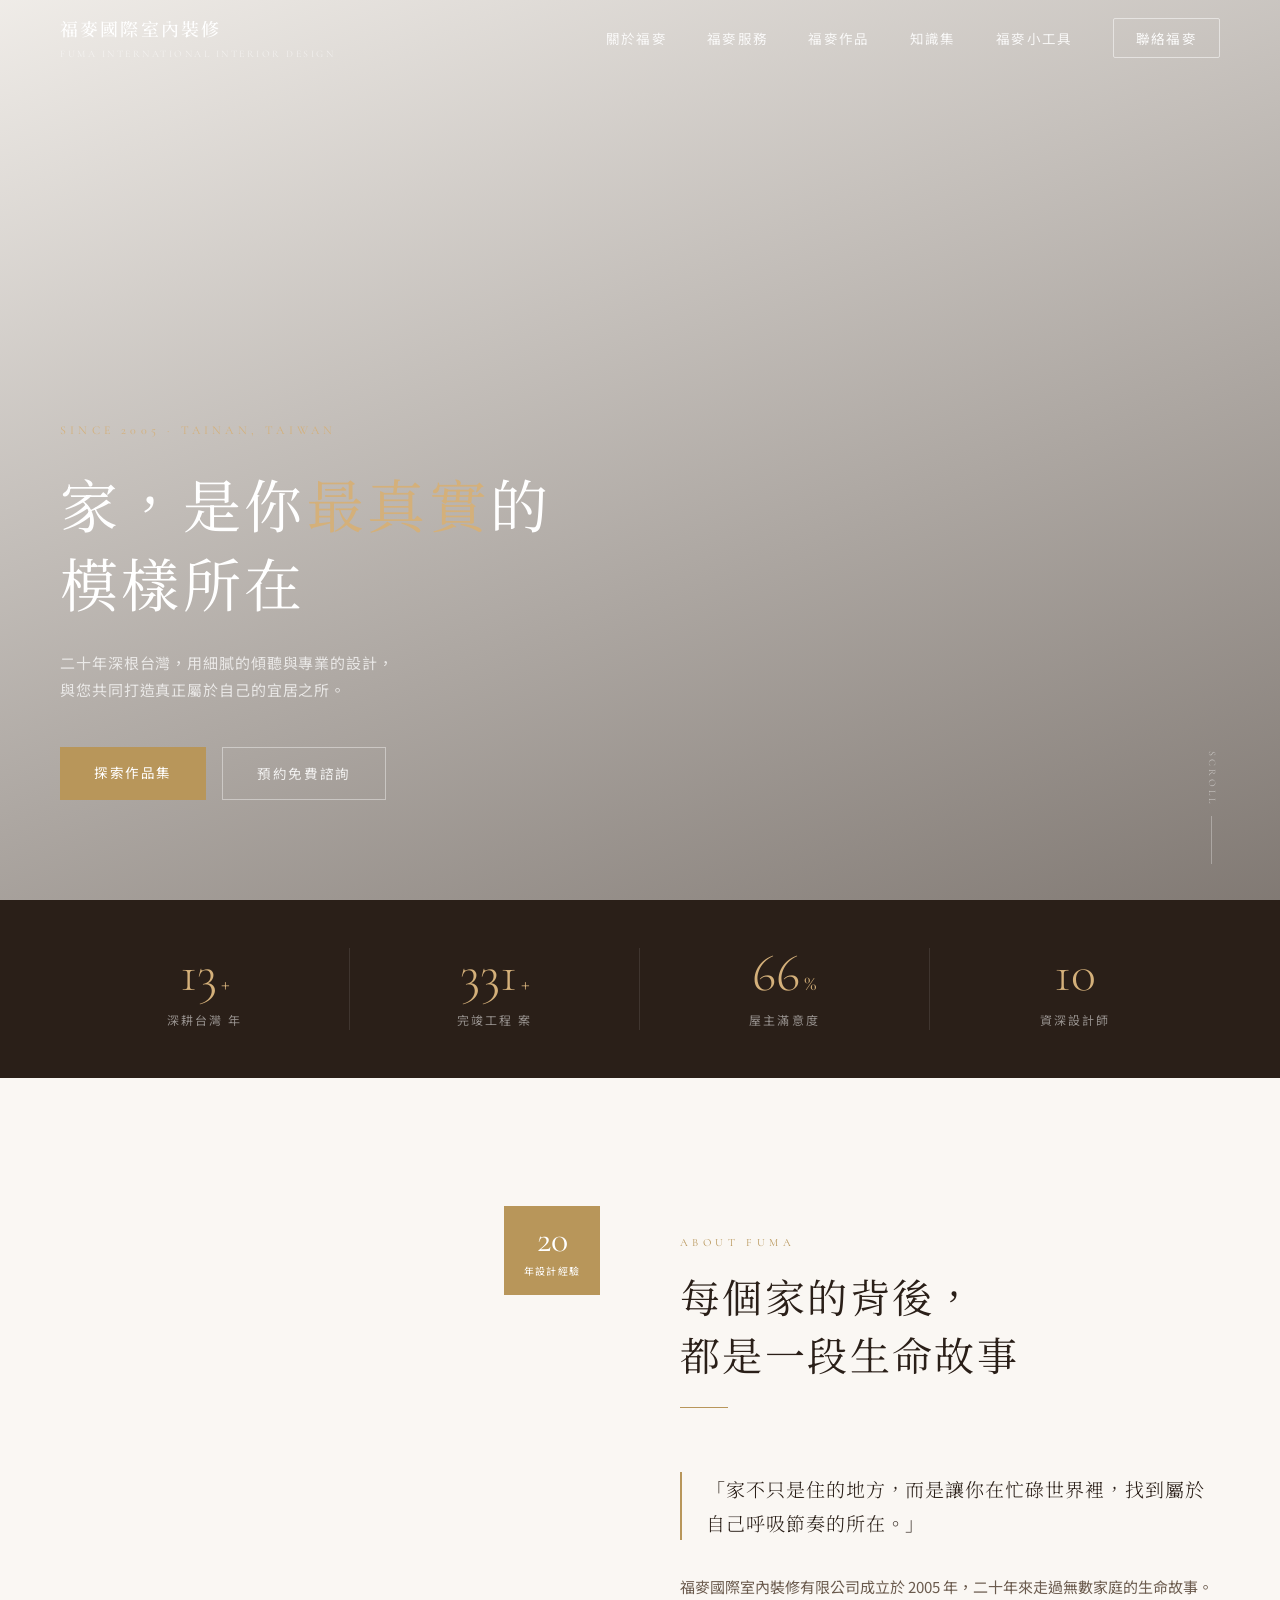
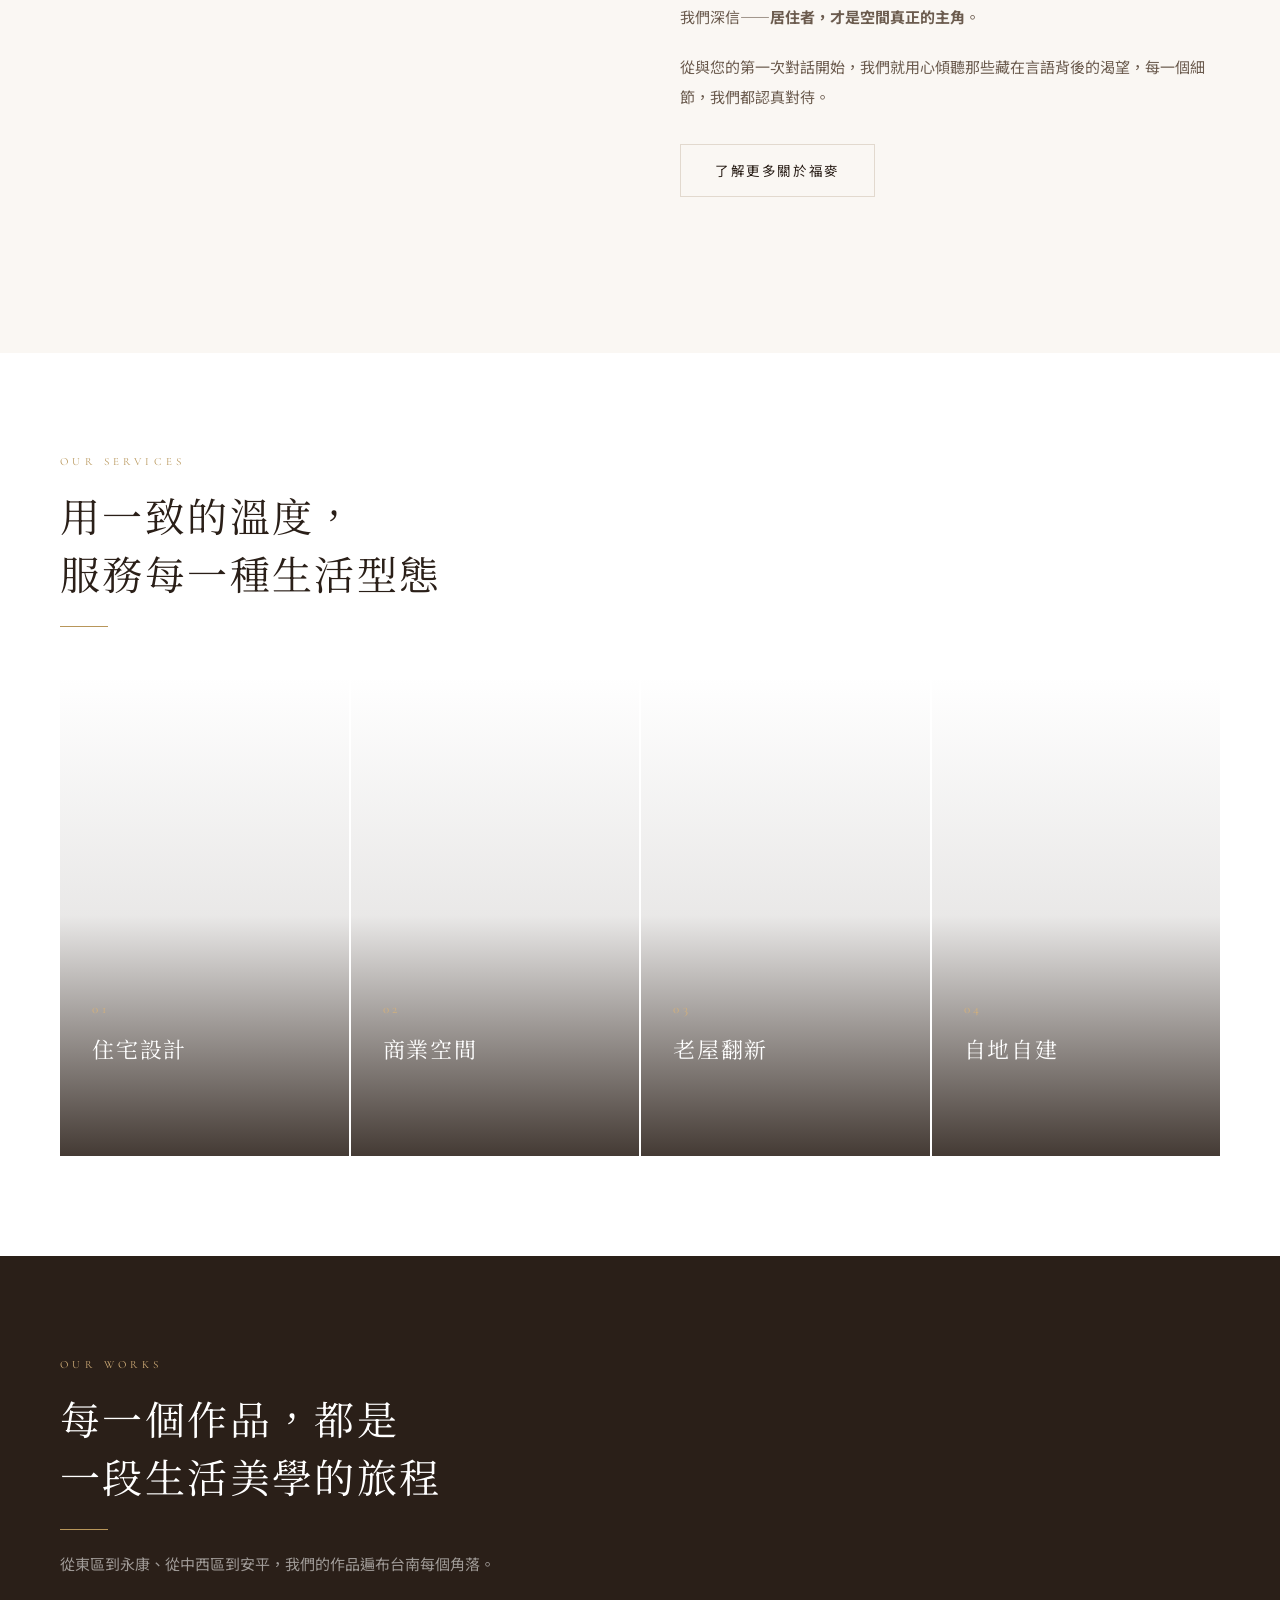
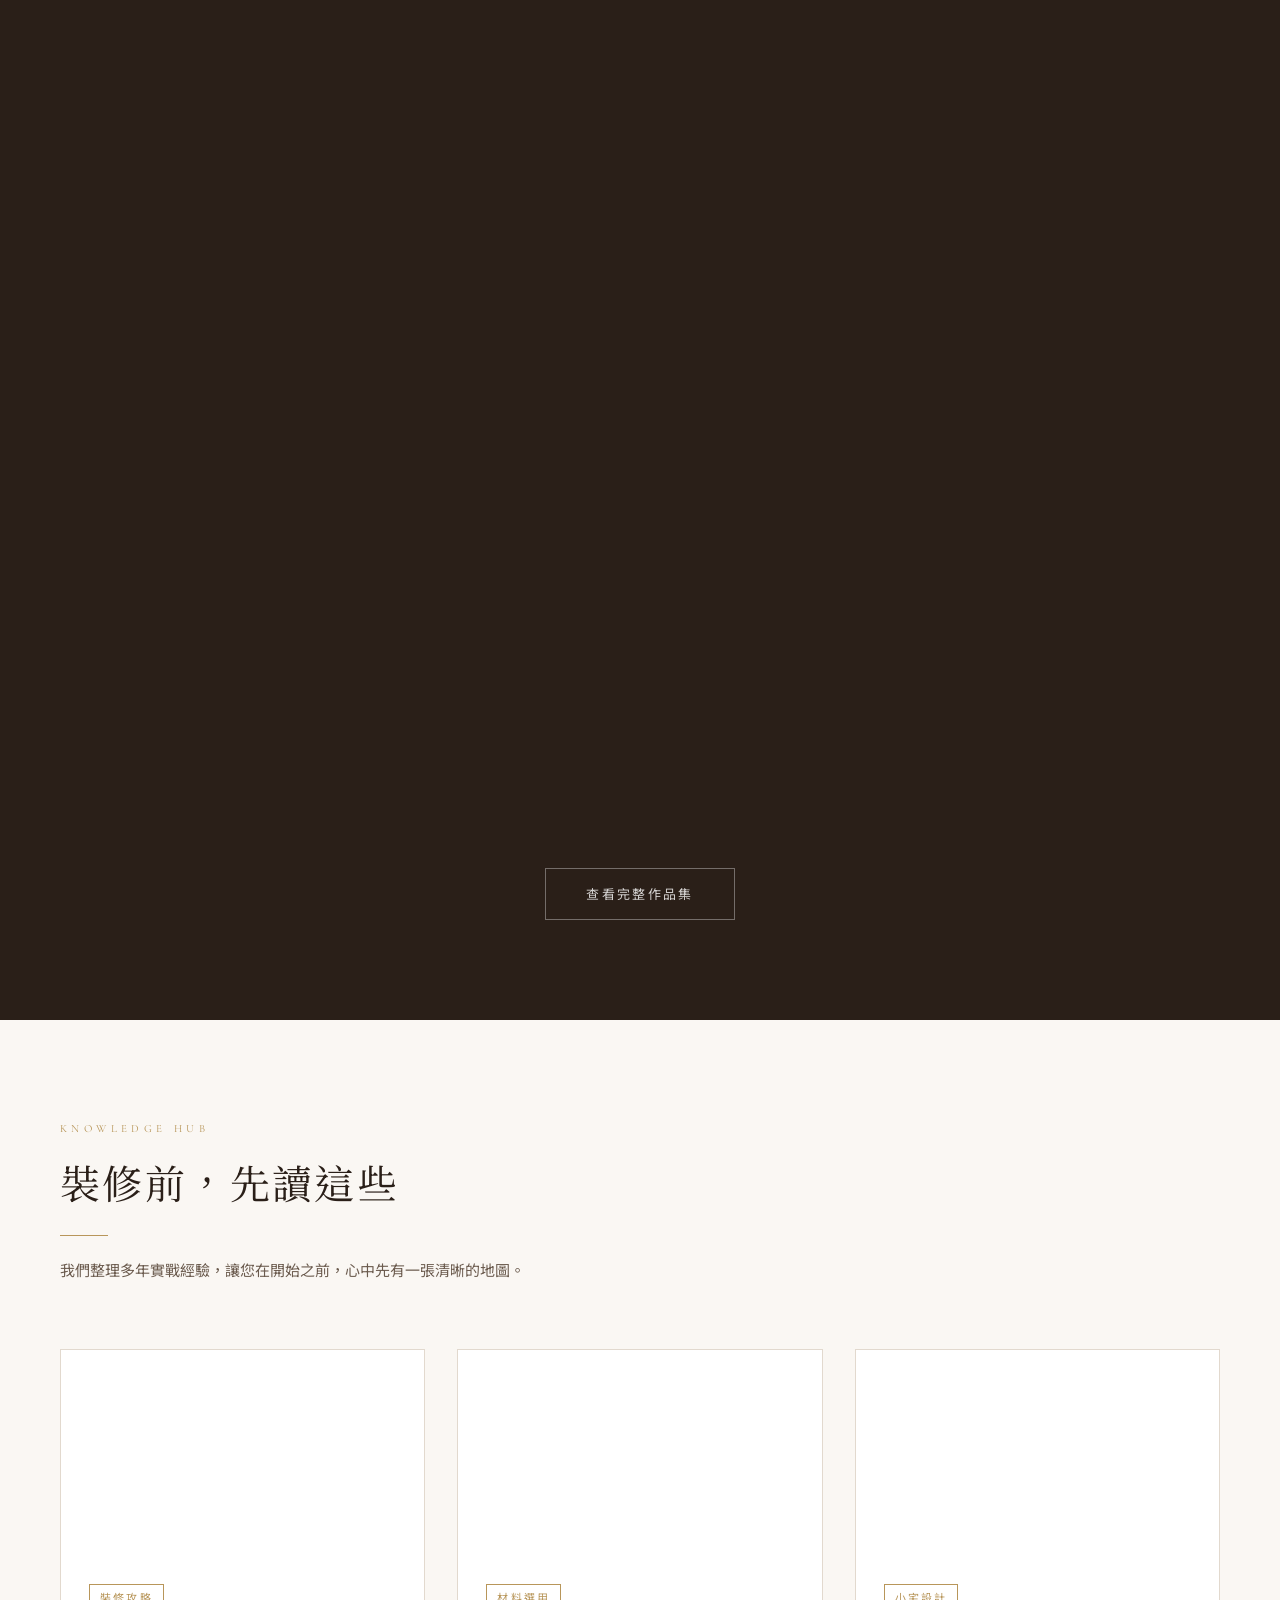
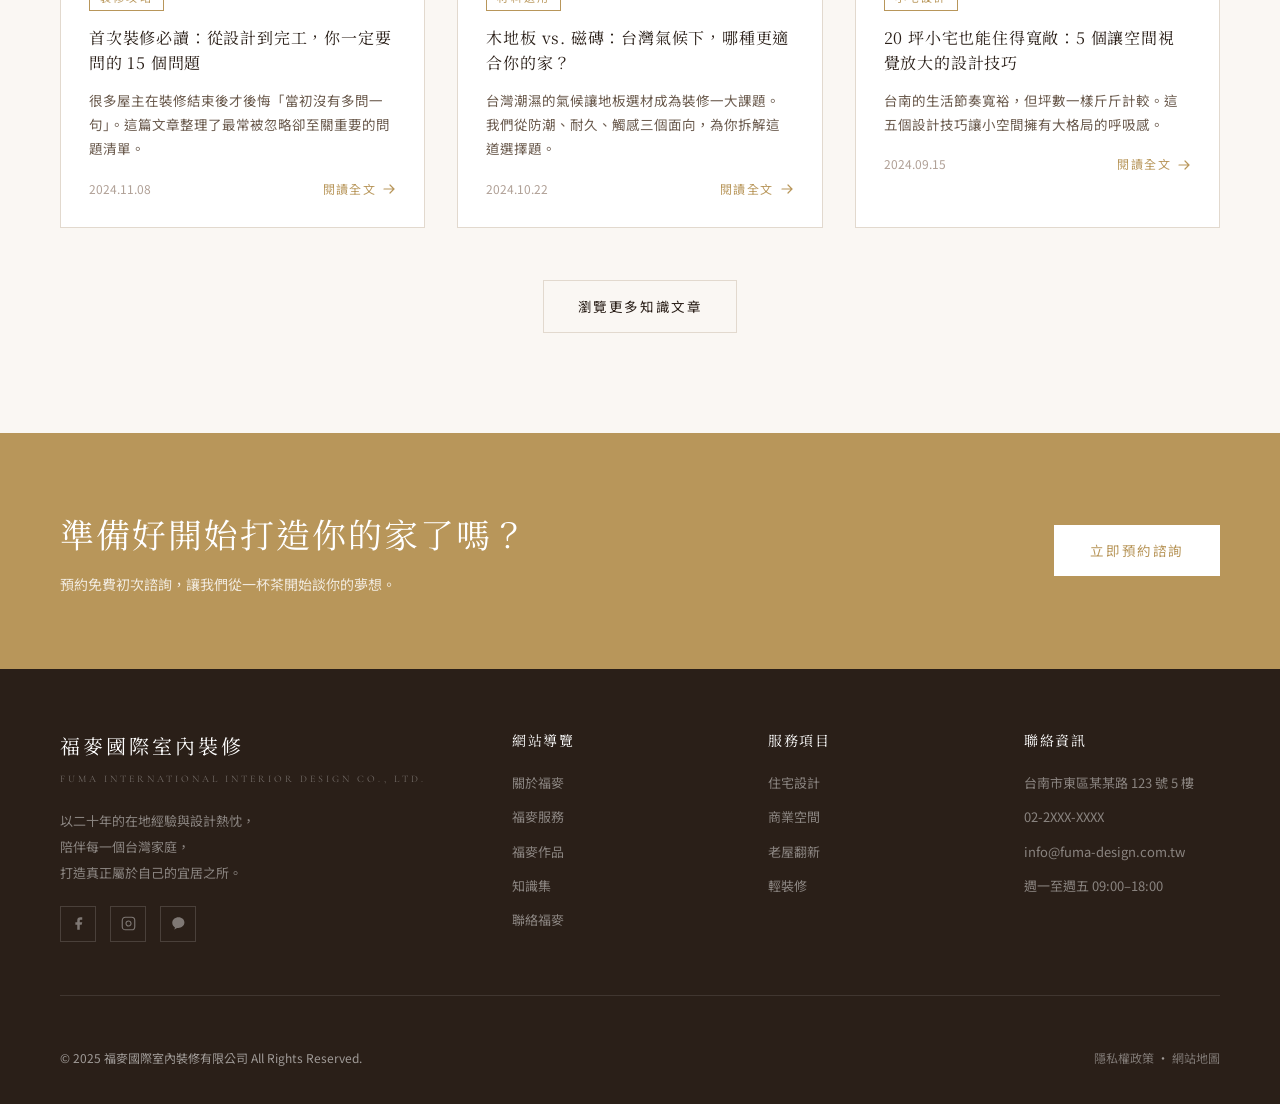
<file: index.html>
<!DOCTYPE html>
<html lang="zh-TW">
<head>
  <meta charset="UTF-8" />
  <meta name="viewport" content="width=device-width, initial-scale=1.0" />
  <title>福麥國際室內裝修有限公司 | 打造心靈富足的家</title>
  <meta name="description" content="福麥國際室內裝修有限公司，深根台灣二十年。以專業、細膩與溫度，與您共同打造真正屬於您的家。" />
  <link rel="preconnect" href="https://fonts.googleapis.com" />
  <link rel="preconnect" href="https://fonts.gstatic.com" crossorigin />
  <link href="https://fonts.googleapis.com/css2?family=Noto+Serif+TC:wght@300;400;500;600&family=Noto+Sans+TC:wght@300;400;500&family=Cormorant+Garamond:ital,wght@0,300;0,400;1,300&display=swap" rel="stylesheet" />
  <link rel="stylesheet" href="style.css" />
  <style>
    /* ── Hero ── */
    #hero {
      position: relative; height: 100vh; min-height: 620px;
      display: flex; align-items: flex-end;
      padding: 0 60px 100px; overflow: hidden;
    }
    .hero-bg {
      position: absolute; inset: 0;
      background:
        linear-gradient(160deg, rgba(42,31,24,.05) 0%, rgba(42,31,24,.58) 100%),
        url('https://images.unsplash.com/photo-1618221195710-dd6b41faaea6?w=1600&q=80') center/cover no-repeat;
      transform: scale(1.06); transition: transform 8s ease;
    }
    #hero.loaded .hero-bg { transform: scale(1); }
    .hero-content { position: relative; z-index: 2; max-width: 680px; }
    .hero-label {
      font-family: 'Cormorant Garamond', serif;
      font-size: 12px; letter-spacing: .35em; text-transform: uppercase;
      color: var(--gold-light); display: block; margin-bottom: 24px;
    }
    .hero-title {
      font-family: 'Noto Serif TC', serif;
      font-size: clamp(32px, 5vw, 58px); font-weight: 400;
      line-height: 1.35; color: var(--white); margin-bottom: 28px; letter-spacing: .06em;
    }
    .hero-title em { font-style: normal; color: var(--gold-light); }
    .hero-sub { font-size: 15px; color: rgba(255,255,255,.72); letter-spacing: .06em; margin-bottom: 44px; line-height: 1.8; }
    .hero-ctas { display: flex; gap: 16px; flex-wrap: wrap; }
    .btn-hero-primary {
      padding: 14px 34px; background: var(--gold); color: var(--white);
      font-size: 13.5px; letter-spacing: .12em; transition: background .3s;
    }
    .btn-hero-primary:hover { background: #9E7F46; }
    .btn-hero-outline {
      padding: 14px 34px; background: transparent;
      color: rgba(255,255,255,.85); font-size: 13.5px; letter-spacing: .12em;
      border: 1px solid rgba(255,255,255,.4); transition: all .3s;
    }
    .btn-hero-outline:hover { background: rgba(255,255,255,.1); border-color: rgba(255,255,255,.7); }

    /* ── About teaser ── */
    #about-teaser {
      padding: var(--section-pad) 60px;
      display: grid; grid-template-columns: 1fr 1fr; gap: 80px; align-items: center;
    }
    .about-visual { position: relative; aspect-ratio: 4/5; }
    .about-img-main {
      width: 85%; height: 100%;
      background: url('https://images.unsplash.com/photo-1586023492125-27b2c045efd7?w=800&q=80') center/cover;
      border-radius: 2px;
    }
    .about-img-accent {
      position: absolute; bottom: -32px; right: 0;
      width: 52%; aspect-ratio: 1;
      background: url('https://images.unsplash.com/photo-1556909114-f6e7ad7d3136?w=500&q=80') center/cover;
      border-radius: 2px; border: 8px solid var(--bg);
    }
    .about-badge {
      position: absolute; top: 28px; right: 0;
      background: var(--gold); color: var(--white); padding: 16px 20px;
      text-align: center; min-width: 90px;
    }
    .about-badge .badge-num { font-family: 'Cormorant Garamond', serif; font-size: 36px; line-height: 1; display: block; }
    .about-badge .badge-text { font-size: 10px; letter-spacing: .12em; margin-top: 4px; display: block; }
    .about-text blockquote {
      font-family: 'Noto Serif TC', serif; font-size: 19px; font-weight: 300;
      line-height: 1.8; color: var(--text);
      border-left: 2px solid var(--gold); padding-left: 24px;
      margin: 32px 0; letter-spacing: .05em;
    }
    .about-text p { font-size: 15px; color: var(--text-light); line-height: 2; margin-bottom: 20px; }

    /* ── Services preview ── */
    #services-preview { padding: var(--section-pad) 60px; background: var(--white); }
    .services-grid { display: grid; grid-template-columns: repeat(4,1fr); gap: 2px; }
    .service-card { position: relative; aspect-ratio: 3/5; overflow: hidden; cursor: pointer; }
    .service-card .card-bg { position: absolute; inset: 0; transition: transform .6s ease; }
    .service-card:hover .card-bg { transform: scale(1.06); }
    .service-card .card-overlay {
      position: absolute; inset: 0;
      background: linear-gradient(to top, rgba(42,31,24,.88) 0%, rgba(42,31,24,.1) 50%, transparent 100%);
      transition: background .4s;
    }
    .service-card:hover .card-overlay {
      background: linear-gradient(to top, rgba(42,31,24,.92) 0%, rgba(42,31,24,.3) 60%, rgba(42,31,24,.1) 100%);
    }
    .service-card .card-content { position: absolute; bottom: 0; left: 0; right: 0; padding: 36px 32px; }
    .card-num { font-family: 'Cormorant Garamond', serif; font-size: 13px; letter-spacing: .3em; color: var(--gold-light); margin-bottom: 10px; }
    .card-title { font-family: 'Noto Serif TC', serif; font-size: 22px; color: var(--white); font-weight: 400; letter-spacing: .08em; margin-bottom: 12px; }
    .card-desc {
      font-size: 13.5px; color: rgba(255,255,255,.72); line-height: 1.8;
      max-height: 0; overflow: hidden;
      transition: max-height .5s ease, opacity .5s ease; opacity: 0;
    }
    .service-card:hover .card-desc { max-height: 120px; opacity: 1; }
    .card-arrow {
      display: inline-flex; align-items: center; gap: 10px;
      color: var(--gold-light); font-size: 12px; letter-spacing: .2em; margin-top: 18px;
      opacity: 0; transform: translateX(-10px); transition: opacity .4s, transform .4s;
    }
    .service-card:hover .card-arrow { opacity: 1; transform: translateX(0); }
    .service-card:nth-child(1) .card-bg { background: url('https://images.unsplash.com/photo-1600607687644-c7171b42498f?w=800&q=80') center/cover; }
    .service-card:nth-child(2) .card-bg { background: url('https://images.unsplash.com/photo-1497366216548-37526070297c?w=800&q=80') center/cover; }
    .service-card:nth-child(3) .card-bg { background: url('https://images.unsplash.com/photo-1600566752355-35792bedcfea?w=800&q=80') center/cover; }
    .service-card:nth-child(4) .card-bg { background: url('https://images.unsplash.com/photo-1600047509807-ba8f99d2cdde?w=800&q=80') center/cover; }

    /* ── Portfolio highlight ── */
    #portfolio-highlight { padding: var(--section-pad) 60px; background: var(--bg-dark); }
    #portfolio-highlight .section-title { color: var(--white); }
    #portfolio-highlight .section-en { color: var(--gold-light); }
    #portfolio-highlight .section-desc { color: rgba(255,255,255,.55); }
    #portfolio-highlight .divider-line { background: var(--gold); }
    .portfolio-grid {
      display: grid; grid-template-columns: repeat(12,1fr);
      grid-template-rows: auto; gap: 12px;
    }
    .portfolio-item { position: relative; overflow: hidden; cursor: pointer; }
    .portfolio-item:nth-child(1) { grid-column: span 7; grid-row: span 2; aspect-ratio: 7/5; }
    .portfolio-item:nth-child(2) { grid-column: span 5; aspect-ratio: 5/4; }
    .portfolio-item:nth-child(3) { grid-column: span 5; aspect-ratio: 5/4; }
    .portfolio-item .pi-bg { width: 100%; height: 100%; transition: transform .7s ease; }
    .portfolio-item:hover .pi-bg { transform: scale(1.07); }
    .portfolio-item:nth-child(1) .pi-bg { background: url('https://images.unsplash.com/photo-1600585154340-be6161a56a0c?w=900&q=80') center/cover; }
    .portfolio-item:nth-child(2) .pi-bg { background: url('https://images.unsplash.com/photo-1567767292278-a4f21aa2d36e?w=700&q=80') center/cover; }
    .portfolio-item:nth-child(3) .pi-bg { background: url('https://images.unsplash.com/photo-1507089947368-19c1da9775ae?w=700&q=80') center/cover; }
    .portfolio-item .pi-overlay {
      position: absolute; inset: 0; background: rgba(42,31,24,0);
      transition: background .4s; display: flex; align-items: flex-end; padding: 24px;
    }
    .portfolio-item:hover .pi-overlay { background: rgba(42,31,24,.65); }
    .pi-info { transform: translateY(20px); opacity: 0; transition: transform .4s, opacity .4s; }
    .portfolio-item:hover .pi-info { transform: translateY(0); opacity: 1; }
    .pi-cat { font-size: 11px; letter-spacing: .25em; color: var(--gold-light); text-transform: uppercase; margin-bottom: 6px; }
    .pi-name { font-family: 'Noto Serif TC', serif; font-size: 16px; color: var(--white); letter-spacing: .06em; }

    /* ── Knowledge teaser ── */
    #knowledge-teaser { padding: var(--section-pad) 60px; }
    .knowledge-grid { display: grid; grid-template-columns: repeat(3,1fr); gap: 32px; }
    .k-card:nth-child(1) .k-img-bg { background: url('https://images.unsplash.com/photo-1618221195710-dd6b41faaea6?w=700&q=80') center/cover; }
    .k-card:nth-child(2) .k-img-bg { background: url('https://images.unsplash.com/photo-1630699144867-37acec97df5a?w=700&q=80') center/cover; }
    .k-card:nth-child(3) .k-img-bg { background: url('https://images.unsplash.com/photo-1604709177225-055f99402ea3?w=700&q=80') center/cover; }

    @media (max-width: 1100px) {
      #about-teaser { grid-template-columns: 1fr; gap: 56px; }
      .about-visual { max-width: 520px; }
      .services-grid { grid-template-columns: 1fr 1fr; }
      .service-card { aspect-ratio: 4/5; }
    }
    @media (max-width: 900px) {
      #hero, #about-teaser, #services-preview, #portfolio-highlight, #knowledge-teaser { padding-left: 28px; padding-right: 28px; }
      #hero { padding-bottom: 80px; }
      .scroll-indicator { right: 28px; }
      .portfolio-grid { grid-template-columns: repeat(6,1fr); }
      .portfolio-item:nth-child(1) { grid-column: span 6; aspect-ratio: 16/9; }
      .portfolio-item:nth-child(2), .portfolio-item:nth-child(3) { grid-column: span 3; }
      .knowledge-grid { grid-template-columns: 1fr 1fr; }
    }
    @media (max-width: 600px) {
      #hero { padding: 0 20px 60px; }
      .hero-ctas { flex-direction: column; }
      .services-grid { grid-template-columns: 1fr 1fr; }
      .knowledge-grid { grid-template-columns: 1fr; }
    }
  </style>
</head>
<body>
  <!-- Nav -->
  <nav id="navbar" class="hero-nav">
    <a href="index.html" class="nav-logo">
      <span class="logo-cn">福麥國際室內裝修</span>
      <span class="logo-en">Fuma International Interior Design</span>
    </a>
    <ul class="nav-links">
      <li><a href="about.html">關於福麥</a></li>
      <li><a href="services.html">福麥服務</a></li>
      <li><a href="portfolio.html">福麥作品</a></li>
      <li><a href="knowledge.html">知識集</a></li>
      <li><a href="tianli-line-demo.html">福麥小工具</a></li>
      <li><a href="contact.html" class="nav-contact-btn">聯絡福麥</a></li>
    </ul>
    <div class="hamburger" onclick="toggleMenu()"><span></span><span></span><span></span></div>
  </nav>
  <div class="mobile-menu" id="mobileMenu">
    <button class="mobile-close" onclick="toggleMenu()">✕</button>
    <a href="about.html" onclick="toggleMenu()">關於福麥</a>
    <a href="services.html" onclick="toggleMenu()">福麥服務</a>
    <a href="portfolio.html" onclick="toggleMenu()">福麥作品</a>
    <a href="knowledge.html" onclick="toggleMenu()">知識集</a>
    <a href="tianli-line-demo.html" onclick="toggleMenu()">福麥小工具</a>
    <a href="contact.html" onclick="toggleMenu()">聯絡福麥</a>
  </div>

  <!-- Hero -->
  <section id="hero">
    <div class="hero-bg"></div>
    <div class="hero-content reveal">
      <span class="hero-label">Since 2005 · Tainan, Taiwan</span>
      <h1 class="hero-title">家，是你<em>最真實</em>的<br>模樣所在</h1>
      <p class="hero-sub">二十年深根台灣，用細膩的傾聽與專業的設計，<br>與您共同打造真正屬於自己的宜居之所。</p>
      <div class="hero-ctas">
        <a href="portfolio.html" class="btn-hero-primary">探索作品集</a>
        <a href="contact.html" class="btn-hero-outline">預約免費諮詢</a>
      </div>
    </div>
    <div class="scroll-indicator">
      <span>Scroll</span>
      <div class="scroll-line"></div>
    </div>
  </section>

  <!-- Stats -->
  <div id="stats">
    <div class="stat-item reveal"><div class="stat-num"><span class="counter" data-target="20">0</span><sup>+</sup></div><div class="stat-label">深耕台灣 年</div></div>
    <div class="stat-item reveal"><div class="stat-num"><span class="counter" data-target="480">0</span><sup>+</sup></div><div class="stat-label">完竣工程 案</div></div>
    <div class="stat-item reveal"><div class="stat-num"><span class="counter" data-target="96">0</span><sup>%</sup></div><div class="stat-label">屋主滿意度</div></div>
    <div class="stat-item reveal"><div class="stat-num"><span class="counter" data-target="15">0</span></div><div class="stat-label">資深設計師</div></div>
  </div>

  <!-- About teaser -->
  <section id="about-teaser">
    <div class="about-visual reveal">
      <div class="about-img-main"></div>
      <div class="about-img-accent"></div>
      <div class="about-badge"><span class="badge-num">20</span><span class="badge-text">年設計經驗</span></div>
    </div>
    <div class="about-text">
      <div class="section-header reveal">
        <span class="section-en">About Fuma</span>
        <h2 class="section-title">每個家的背後，<br>都是一段生命故事</h2>
        <div class="divider-line"></div>
      </div>
      <blockquote class="reveal">「家不只是住的地方，而是讓你在忙碌世界裡，找到屬於自己呼吸節奏的所在。」</blockquote>
      <p class="reveal">福麥國際室內裝修有限公司成立於 2005 年，二十年來走過無數家庭的生命故事。我們深信——<strong>居住者，才是空間真正的主角</strong>。</p>
      <p class="reveal">從與您的第一次對話開始，我們就用心傾聽那些藏在言語背後的渴望，每一個細節，我們都認真對待。</p>
      <a href="about.html" class="btn-outline-dark reveal" style="margin-top:12px;">了解更多關於福麥</a>
    </div>
  </section>

  <!-- Services preview -->
  <section id="services-preview">
    <div class="section-header reveal" style="max-width:620px; margin-bottom:48px;">
      <span class="section-en">Our Services</span>
      <h2 class="section-title">用一致的溫度，<br>服務每一種生活型態</h2>
      <div class="divider-line"></div>
    </div>
    <div class="services-grid">
      <a href="services.html" class="service-card reveal">
        <div class="card-bg"></div><div class="card-overlay"></div>
        <div class="card-content">
          <div class="card-num">01</div>
          <h3 class="card-title">住宅設計</h3>
          <p class="card-desc">從新成屋到老屋翻新，量身打造專屬的居家風格與生活動線。</p>
          <span class="card-arrow">了解更多 <svg width="16" height="16" viewBox="0 0 16 16" fill="none"><path d="M3 8h10M9 4l4 4-4 4" stroke="currentColor" stroke-width="1.2" stroke-linecap="round"/></svg></span>
        </div>
      </a>
      <a href="services.html" class="service-card reveal">
        <div class="card-bg"></div><div class="card-overlay"></div>
        <div class="card-content">
          <div class="card-num">02</div>
          <h3 class="card-title">商業空間</h3>
          <p class="card-desc">讓空間成為品牌最有力的語言，創造令人印象深刻的場域體驗。</p>
          <span class="card-arrow">了解更多 <svg width="16" height="16" viewBox="0 0 16 16" fill="none"><path d="M3 8h10M9 4l4 4-4 4" stroke="currentColor" stroke-width="1.2" stroke-linecap="round"/></svg></span>
        </div>
      </a>
      <a href="services.html" class="service-card reveal">
        <div class="card-bg"></div><div class="card-overlay"></div>
        <div class="card-content">
          <div class="card-num">03</div>
          <h3 class="card-title">老屋翻新</h3>
          <p class="card-desc">讓三十年的老宅重獲新生，延續它與家人的記憶連結。</p>
          <span class="card-arrow">了解更多 <svg width="16" height="16" viewBox="0 0 16 16" fill="none"><path d="M3 8h10M9 4l4 4-4 4" stroke="currentColor" stroke-width="1.2" stroke-linecap="round"/></svg></span>
        </div>
      </a>
      <a href="services.html#zidizijian" class="service-card reveal">
        <div class="card-bg"></div><div class="card-overlay"></div>
        <div class="card-content">
          <div class="card-num">04</div>
          <h3 class="card-title">自地自建</h3>
          <p class="card-desc">從土地到竣工，我們陪您完整走過透天自宅的每一個決策，打造真正屬於自己家族的建築。</p>
          <span class="card-arrow">了解更多 <svg width="16" height="16" viewBox="0 0 16 16" fill="none"><path d="M3 8h10M9 4l4 4-4 4" stroke="currentColor" stroke-width="1.2" stroke-linecap="round"/></svg></span>
        </div>
      </a>
    </div>
  </section>

  <!-- Portfolio highlight -->
  <section id="portfolio-highlight">
    <div class="section-header reveal">
      <span class="section-en">Our Works</span>
      <h2 class="section-title">每一個作品，都是<br>一段生活美學的旅程</h2>
      <div class="divider-line"></div>
      <p class="section-desc">從東區到永康、從中西區到安平，我們的作品遍布台南每個角落。</p>
    </div>
    <div class="portfolio-grid">
      <div class="portfolio-item reveal"><div class="pi-bg"></div><div class="pi-overlay"><div class="pi-info"><div class="pi-cat">住宅空間</div><div class="pi-name">東區 47 坪現代日式宅</div></div></div></div>
      <div class="portfolio-item reveal"><div class="pi-bg"></div><div class="pi-overlay"><div class="pi-info"><div class="pi-cat">商業空間</div><div class="pi-name">大安診所整體規劃</div></div></div></div>
      <div class="portfolio-item reveal"><div class="pi-bg"></div><div class="pi-overlay"><div class="pi-info"><div class="pi-cat">老屋翻新</div><div class="pi-name">永和 30 年老公寓重生計畫</div></div></div></div>
    </div>
    <div style="text-align:center; margin-top:52px;" class="reveal">
      <a href="portfolio.html" class="btn-ghost-light">查看完整作品集</a>
    </div>
  </section>

  <!-- Knowledge teaser -->
  <section id="knowledge-teaser">
    <div class="section-header reveal">
      <span class="section-en">Knowledge Hub</span>
      <h2 class="section-title">裝修前，先讀這些</h2>
      <div class="divider-line"></div>
      <p class="section-desc">我們整理多年實戰經驗，讓您在開始之前，心中先有一張清晰的地圖。</p>
    </div>
    <div class="knowledge-grid">
      <div class="k-card reveal"><div class="k-img"><div class="k-img-bg"></div></div><div class="k-body"><span class="k-tag">裝修攻略</span><h3 class="k-title">首次裝修必讀：從設計到完工，你一定要問的 15 個問題</h3><p class="k-excerpt">很多屋主在裝修結束後才後悔「當初沒有多問一句」。這篇文章整理了最常被忽略卻至關重要的問題清單。</p><div class="k-meta"><span>2024.11.08</span><a href="knowledge.html" class="k-read-more">閱讀全文 <svg width="14" height="14" viewBox="0 0 14 14" fill="none"><path d="M2 7h10M8 3l4 4-4 4" stroke="currentColor" stroke-width="1.2" stroke-linecap="round"/></svg></a></div></div></div>
      <div class="k-card reveal"><div class="k-img"><div class="k-img-bg"></div></div><div class="k-body"><span class="k-tag">材料選用</span><h3 class="k-title">木地板 vs. 磁磚：台灣氣候下，哪種更適合你的家？</h3><p class="k-excerpt">台灣潮濕的氣候讓地板選材成為裝修一大課題。我們從防潮、耐久、觸感三個面向，為你拆解這道選擇題。</p><div class="k-meta"><span>2024.10.22</span><a href="knowledge.html" class="k-read-more">閱讀全文 <svg width="14" height="14" viewBox="0 0 14 14" fill="none"><path d="M2 7h10M8 3l4 4-4 4" stroke="currentColor" stroke-width="1.2" stroke-linecap="round"/></svg></a></div></div></div>
      <div class="k-card reveal"><div class="k-img"><div class="k-img-bg"></div></div><div class="k-body"><span class="k-tag">小宅設計</span><h3 class="k-title">20 坪小宅也能住得寬敞：5 個讓空間視覺放大的設計技巧</h3><p class="k-excerpt">台南的生活節奏寬裕，但坪數一樣斤斤計較。這五個設計技巧讓小空間擁有大格局的呼吸感。</p><div class="k-meta"><span>2024.09.15</span><a href="knowledge.html" class="k-read-more">閱讀全文 <svg width="14" height="14" viewBox="0 0 14 14" fill="none"><path d="M2 7h10M8 3l4 4-4 4" stroke="currentColor" stroke-width="1.2" stroke-linecap="round"/></svg></a></div></div></div>
    </div>
    <div style="text-align:center; margin-top:52px;" class="reveal">
      <a href="knowledge.html" class="btn-outline-dark">瀏覽更多知識文章</a>
    </div>
  </section>

  <!-- CTA -->
  <div class="cta-strip reveal">
    <div class="cta-strip-text">
      <h2>準備好開始打造你的家了嗎？</h2>
      <p>預約免費初次諮詢，讓我們從一杯茶開始談你的夢想。</p>
    </div>
    <a href="contact.html" class="btn-white">立即預約諮詢</a>
  </div>

  <!-- Footer -->
  <footer id="footer">
    <div class="footer-top">
      <div class="footer-brand">
        <div class="footer-logo">福麥國際室內裝修</div>
        <div class="footer-logo-en">Fuma International Interior Design Co., Ltd.</div>
        <p>以二十年的在地經驗與設計熱忱，<br>陪伴每一個台灣家庭，<br>打造真正屬於自己的宜居之所。</p>
        <div class="footer-social">
          <a href="#" title="Facebook"><svg width="15" height="15" viewBox="0 0 24 24" fill="currentColor"><path d="M18 2h-3a5 5 0 00-5 5v3H7v4h3v8h4v-8h3l1-4h-4V7a1 1 0 011-1h3z"/></svg></a>
          <a href="#" title="Instagram"><svg width="15" height="15" viewBox="0 0 24 24" fill="none" stroke="currentColor" stroke-width="1.8"><rect x="2" y="2" width="20" height="20" rx="5"/><path d="M16 11.37A4 4 0 1112.63 8 4 4 0 0116 11.37z"/><line x1="17.5" y1="6.5" x2="17.51" y2="6.5"/></svg></a>
          <a href="#" title="LINE"><svg width="15" height="15" viewBox="0 0 24 24" fill="currentColor"><path d="M12 2C6.48 2 2 5.94 2 10.77c0 3.09 1.73 5.82 4.36 7.44-.19.68-.69 2.47-.79 2.85-.12.48.18.47.38.34.15-.1 2.44-1.64 3.43-2.31.68.1 1.38.15 2.1.15 5.52 0 10-3.94 10-8.77S17.52 2 12 2z"/></svg></a>
        </div>
      </div>
      <div class="footer-col">
        <h4>網站導覽</h4>
        <a href="about.html">關於福麥</a>
        <a href="services.html">福麥服務</a>
        <a href="portfolio.html">福麥作品</a>
        <a href="knowledge.html">知識集</a>
        <a href="contact.html">聯絡福麥</a>
      </div>
      <div class="footer-col">
        <h4>服務項目</h4>
        <a href="services.html">住宅設計</a>
        <a href="services.html">商業空間</a>
        <a href="services.html">老屋翻新</a>
                <a href="services.html">輕裝修</a>
      </div>
      <div class="footer-col">
        <h4>聯絡資訊</h4>
        <a href="contact.html">台南市東區某某路 123 號 5 樓</a>
        <a href="tel:0222XXXXXXX">02-2XXX-XXXX</a>
        <a href="mailto:info@fuma-design.com.tw">info@fuma-design.com.tw</a>
        <a href="#">週一至週五 09:00–18:00</a>
      </div>
    </div>
    <div class="footer-bottom">
      <span>© 2025 福麥國際室內裝修有限公司 All Rights Reserved.</span>
      <span><a href="#">隱私權政策</a> · <a href="#">網站地圖</a></span>
    </div>
  </footer>
  <div id="back-top"><svg width="18" height="18" viewBox="0 0 18 18" fill="none"><path d="M9 14V4M4 9l5-5 5 5" stroke="currentColor" stroke-width="1.6" stroke-linecap="round"/></svg></div>
  <script src="main.js"></script>
</body>
</html>
</file>
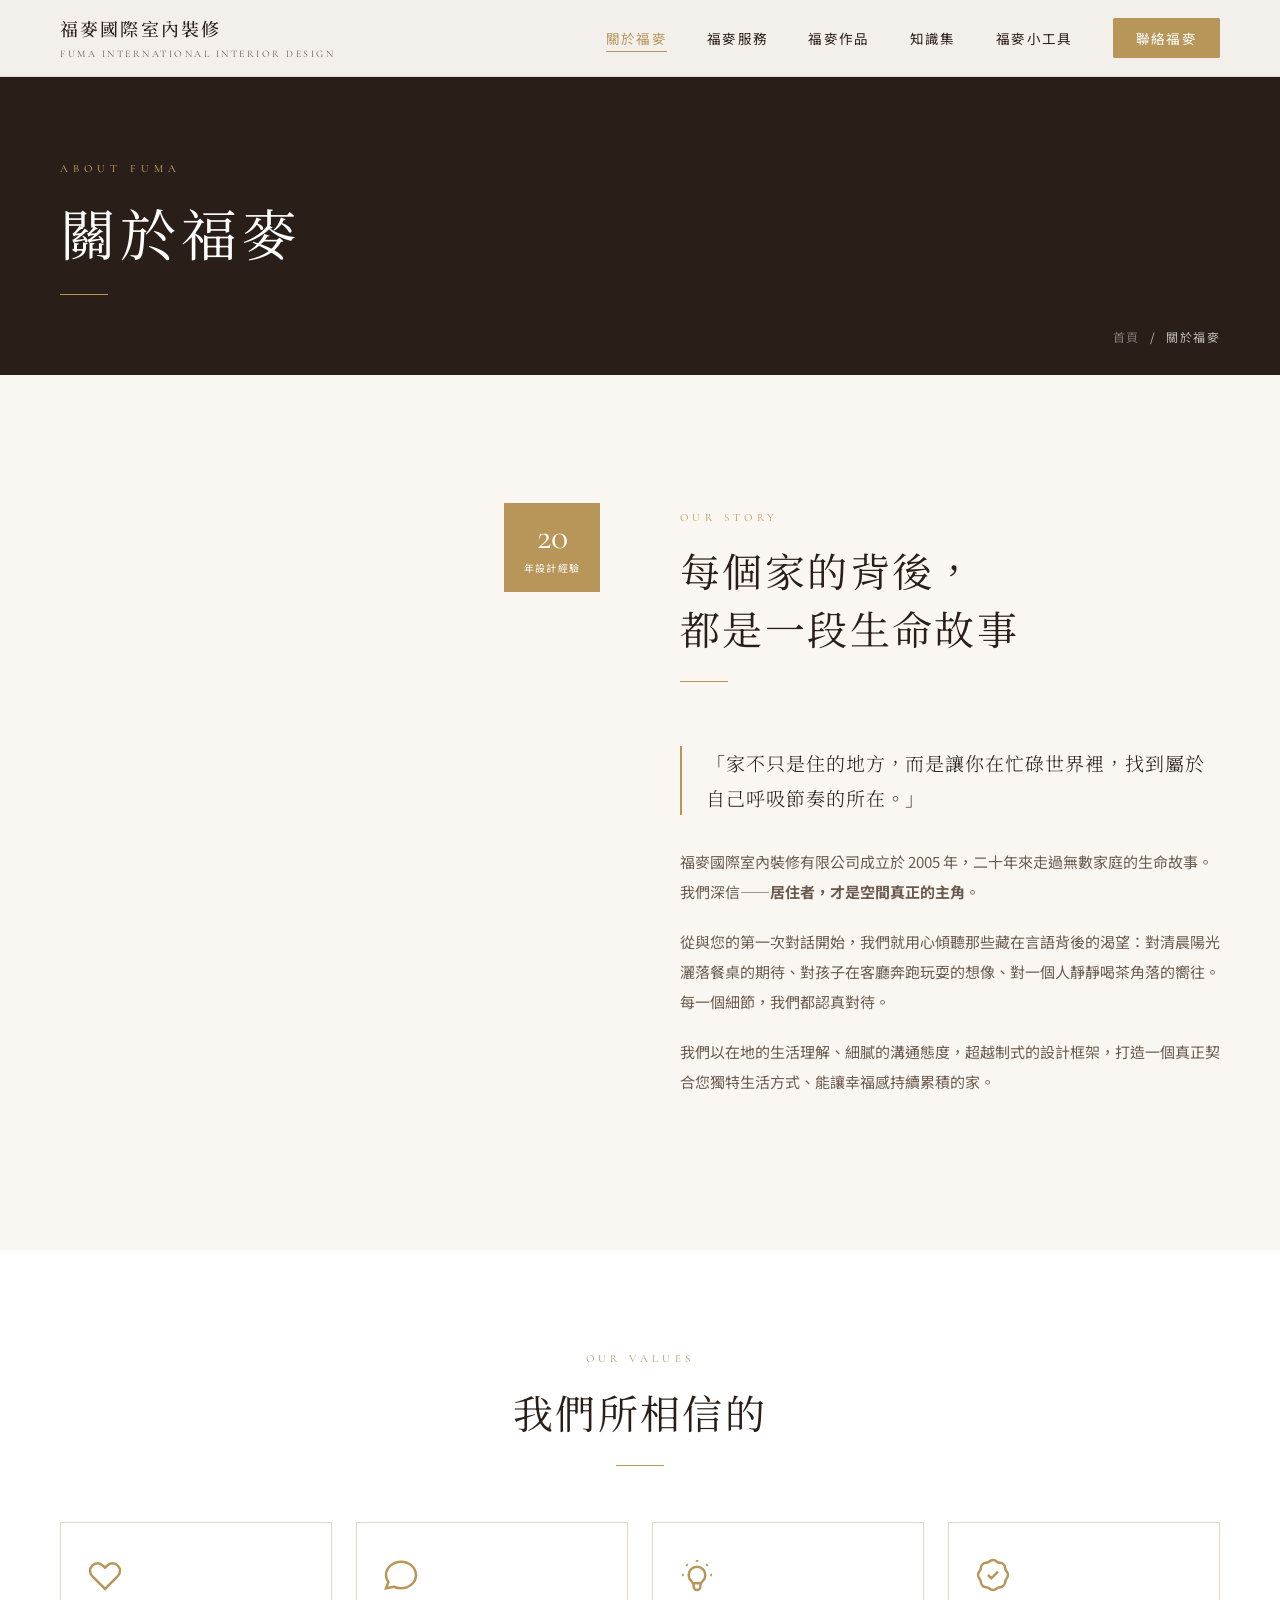
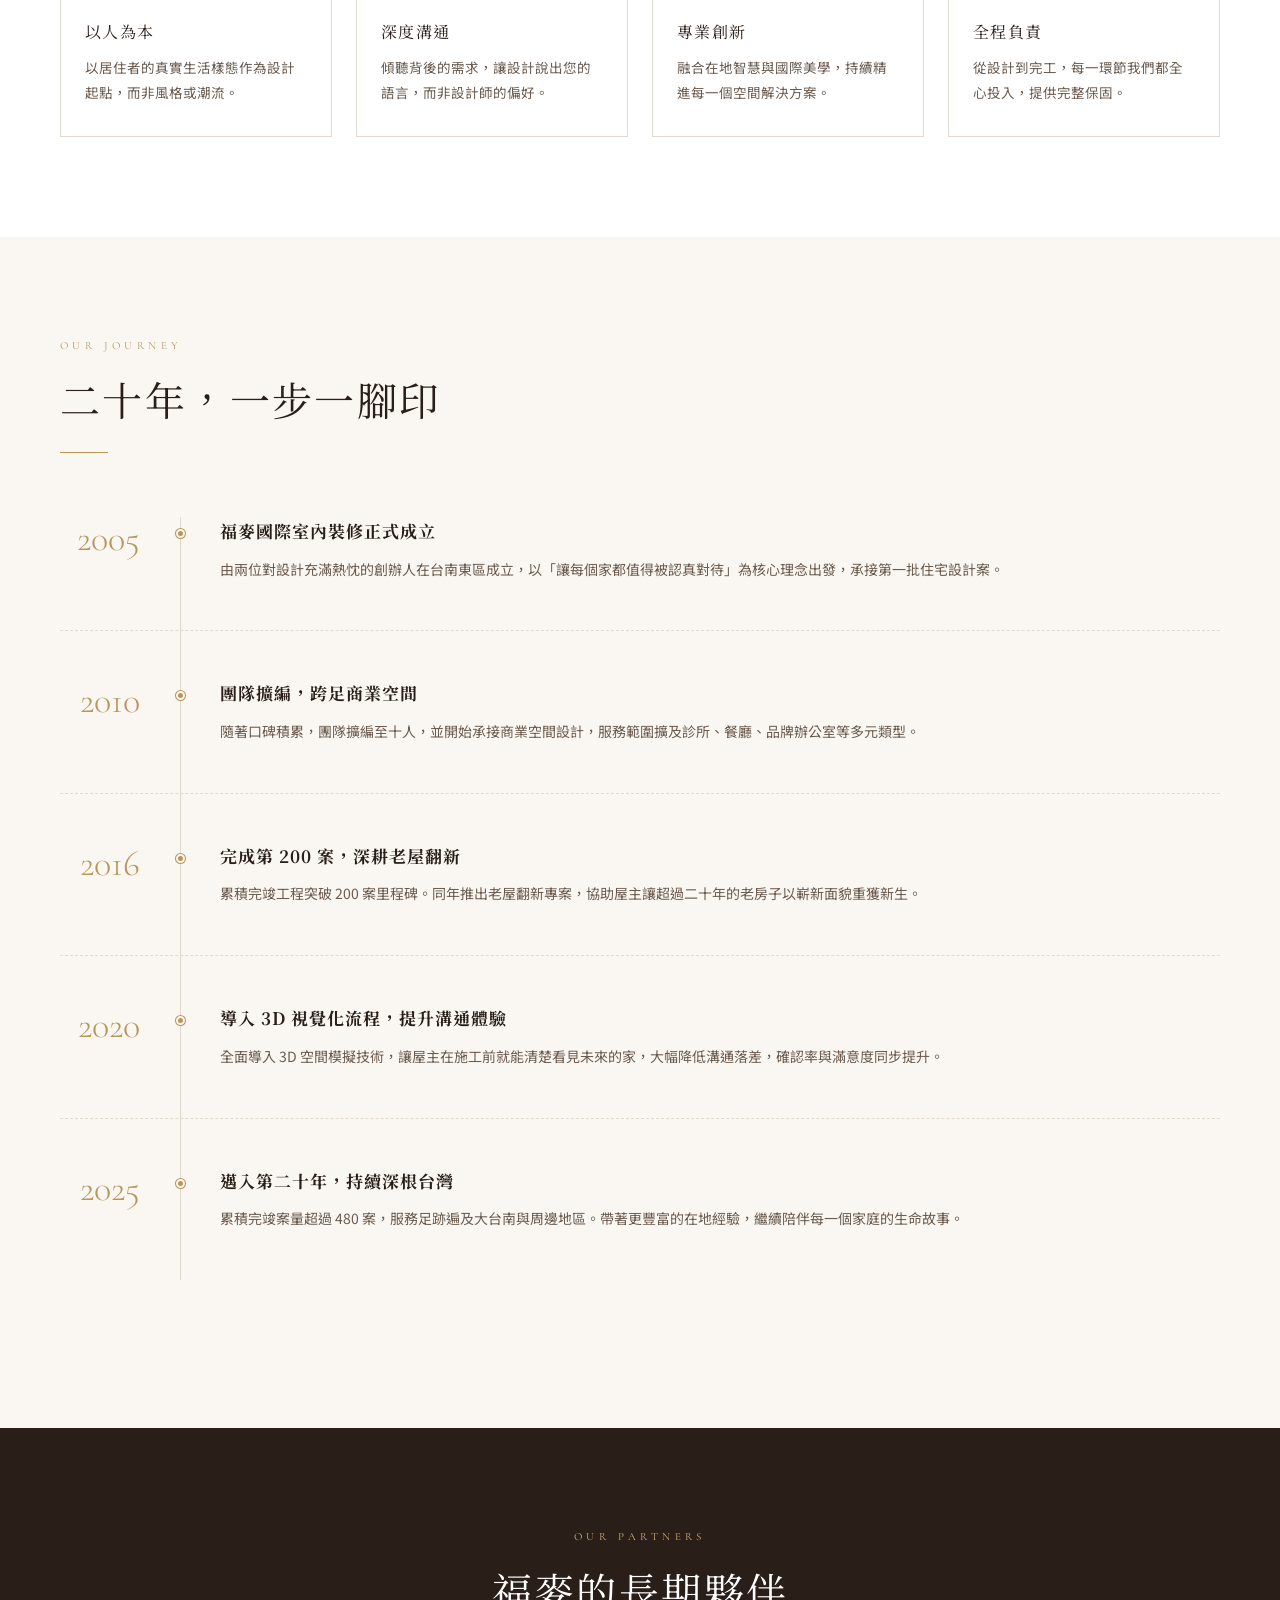
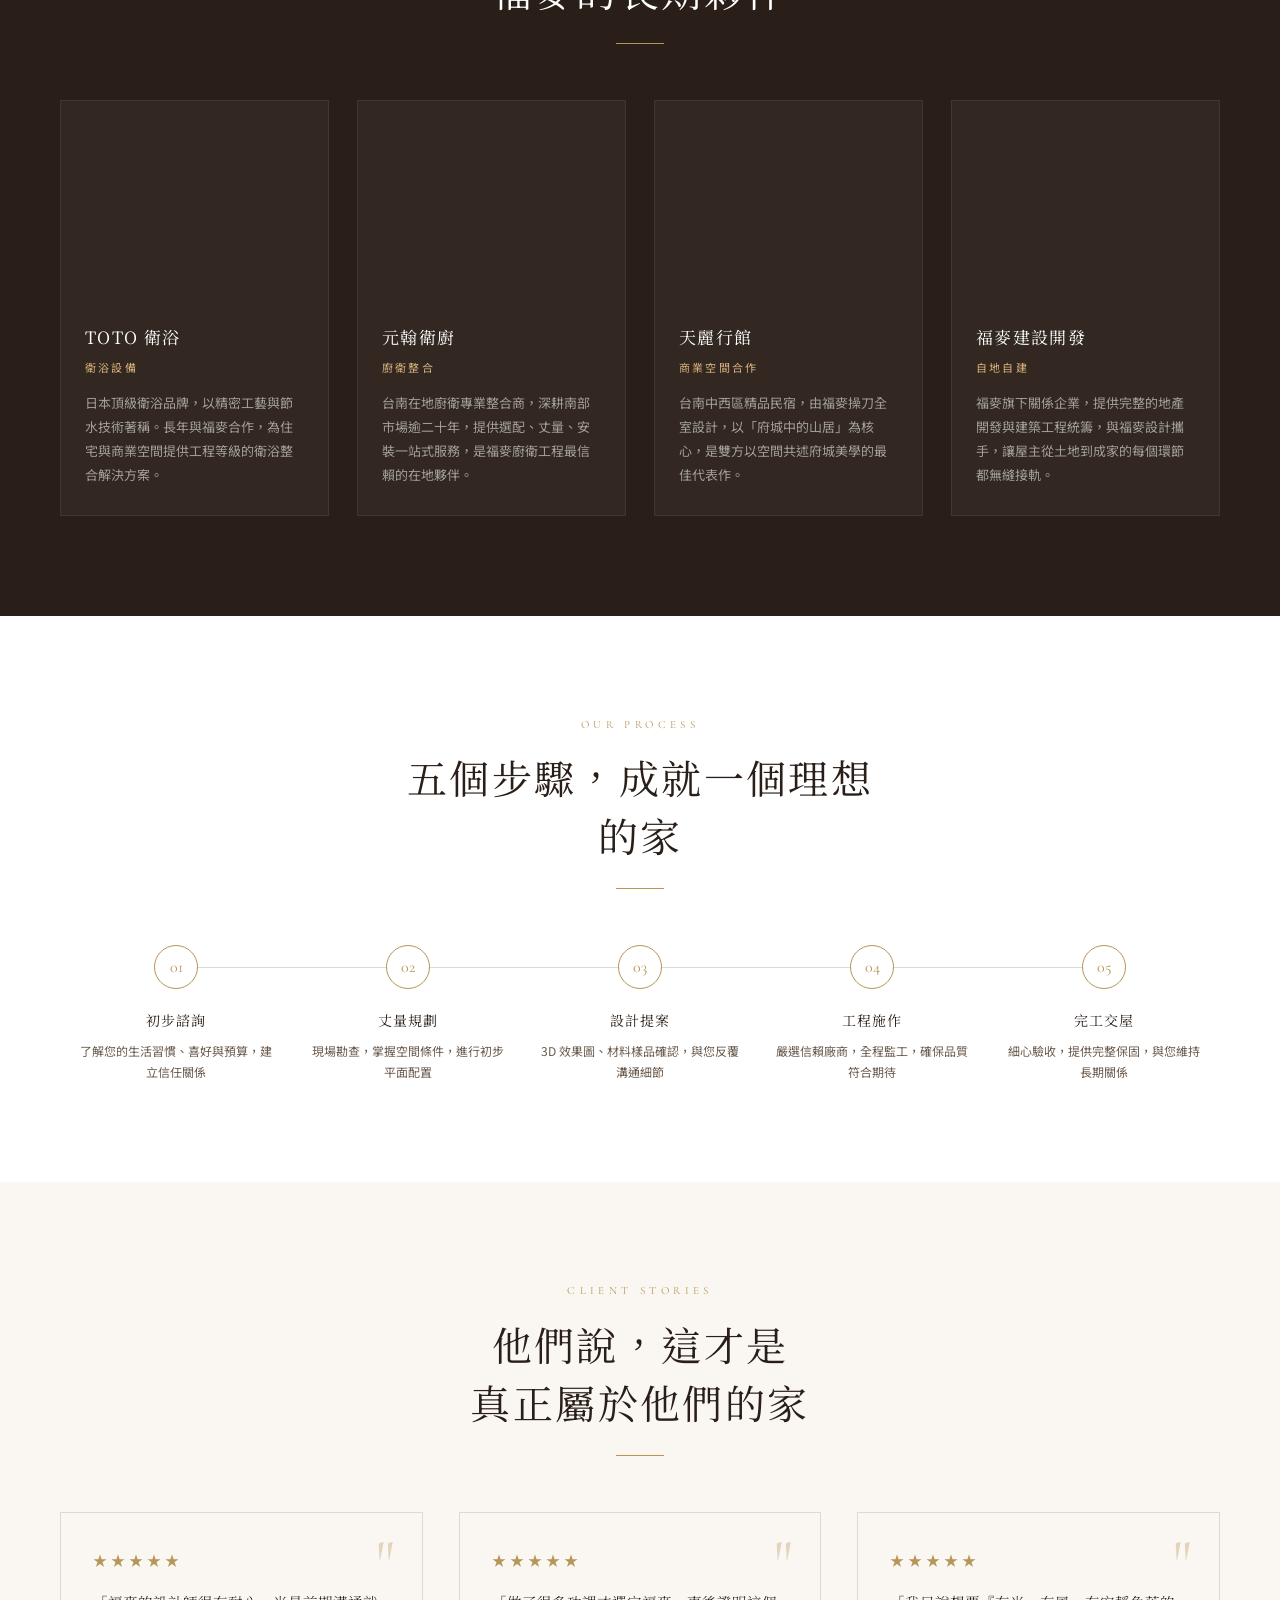
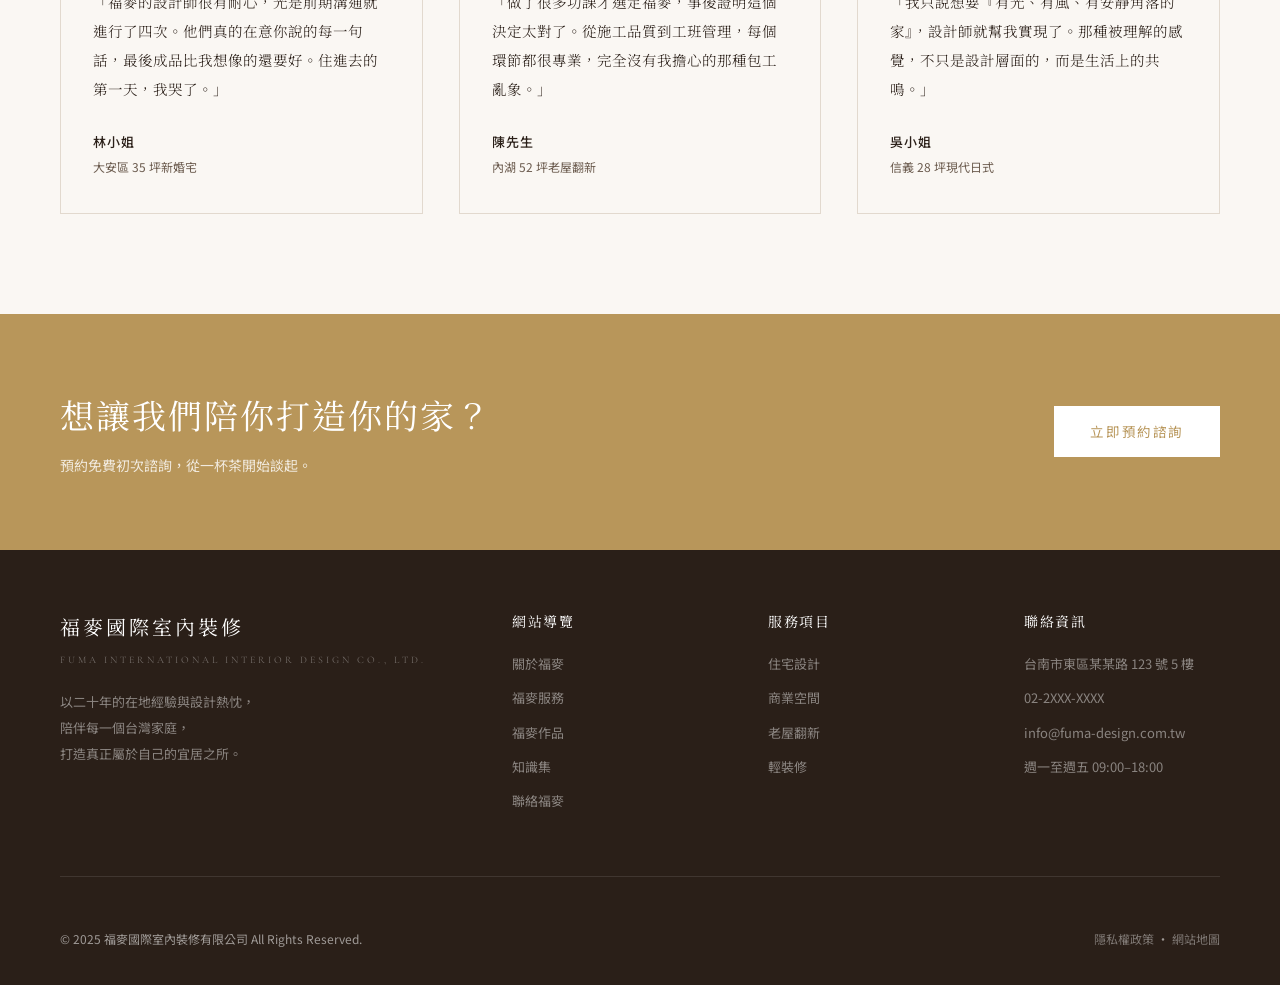
<file: about.html>
<!DOCTYPE html>
<html lang="zh-TW">
<head>
  <meta charset="UTF-8" />
  <meta name="viewport" content="width=device-width, initial-scale=1.0" />
  <title>關於福麥 | 福麥國際室內裝修有限公司</title>
  <link rel="preconnect" href="https://fonts.googleapis.com" />
  <link rel="preconnect" href="https://fonts.gstatic.com" crossorigin />
  <link href="https://fonts.googleapis.com/css2?family=Noto+Serif+TC:wght@300;400;500&family=Noto+Sans+TC:wght@300;400;500&family=Cormorant+Garamond:ital,wght@0,300;0,400;1,300&display=swap" rel="stylesheet" />
  <link rel="stylesheet" href="style.css" />
  <style>
    /* ── About content ── */
    .about-main {
      padding: var(--section-pad) 60px;
      display: grid; grid-template-columns: 1fr 1fr; gap: 80px; align-items: center;
    }
    .about-visual { position: relative; aspect-ratio: 4/5; }
    .about-img-main {
      width: 85%; height: 100%;
      background: url('https://images.unsplash.com/photo-1586023492125-27b2c045efd7?w=800&q=80') center/cover;
      border-radius: 2px;
    }
    .about-img-accent {
      position: absolute; bottom: -32px; right: 0;
      width: 52%; aspect-ratio: 1;
      background: url('https://images.unsplash.com/photo-1556909114-f6e7ad7d3136?w=500&q=80') center/cover;
      border-radius: 2px; border: 8px solid var(--bg);
    }
    .about-badge {
      position: absolute; top: 28px; right: 0;
      background: var(--gold); color: var(--white); padding: 16px 20px;
      text-align: center; min-width: 90px;
    }
    .about-badge .badge-num { font-family: 'Cormorant Garamond', serif; font-size: 36px; line-height: 1; display: block; }
    .about-badge .badge-text { font-size: 10px; letter-spacing: .12em; margin-top: 4px; display: block; }
    .about-text blockquote {
      font-family: 'Noto Serif TC', serif; font-size: 19px; font-weight: 300;
      line-height: 1.8; border-left: 2px solid var(--gold); padding-left: 24px;
      margin: 32px 0; letter-spacing: .05em;
    }
    .about-text p { font-size: 15px; color: var(--text-light); line-height: 2; margin-bottom: 20px; }

    /* ── Values ── */
    #values { padding: var(--section-pad) 60px; background: var(--white); }
    .values-grid { display: grid; grid-template-columns: repeat(4,1fr); gap: 24px; margin-top: 56px; }
    .value-item {
      padding: 32px 24px; border: 1px solid var(--border);
      transition: box-shadow .3s, transform .3s;
    }
    .value-item:hover { box-shadow: 0 12px 40px rgba(42,31,24,.08); transform: translateY(-4px); }
    .value-icon { width: 40px; height: 40px; margin-bottom: 16px; color: var(--gold); }
    .value-name { font-family: 'Noto Serif TC', serif; font-size: 16px; letter-spacing: .08em; margin-bottom: 10px; }
    .value-desc { font-size: 13.5px; color: var(--text-light); line-height: 1.8; }

    /* ── Timeline / History ── */
    #history { padding: var(--section-pad) 60px; }
    .timeline { margin-top: 56px; position: relative; }
    .timeline::before {
      content: ''; position: absolute; left: 120px; top: 0; bottom: 0;
      width: 1px; background: var(--border);
    }
    .timeline-item { display: grid; grid-template-columns: 120px 1fr; gap: 40px; margin-bottom: 48px; padding-bottom: 48px; border-bottom: 1px dashed var(--border); }
    .timeline-item:last-child { border-bottom: none; }
    .timeline-year {
      font-family: 'Cormorant Garamond', serif; font-size: 36px;
      font-weight: 300; color: var(--gold); line-height: 1; text-align: right;
      padding-right: 40px; position: relative; padding-top: 4px;
    }
    .timeline-year::after {
      content: ''; position: absolute; right: -5px; top: 12px;
      width: 9px; height: 9px; border-radius: 50%;
      background: var(--gold); border: 2px solid var(--bg);
      box-shadow: 0 0 0 1px var(--gold);
    }
    .timeline-content h3 { font-family: 'Noto Serif TC', serif; font-size: 17px; letter-spacing: .06em; margin-bottom: 10px; }
    .timeline-content p { font-size: 14px; color: var(--text-light); line-height: 1.9; }

    /* ── Partners ── */
    #team { padding: var(--section-pad) 60px; background: var(--bg-dark); }
    #team .section-title { color: var(--white); }
    #team .section-en { color: var(--gold-light); }
    #team .divider-line { background: var(--gold); }
    .team-grid { display: grid; grid-template-columns: repeat(4,1fr); gap: 28px; margin-top: 56px; }
    .team-card {
      background: rgba(255,255,255,.04); border: 1px solid rgba(255,255,255,.07);
      transition: background .3s, transform .3s;
    }
    .team-card:hover { background: rgba(255,255,255,.08); transform: translateY(-4px); }
    .team-photo { aspect-ratio: 4/3; overflow: hidden; }
    .team-photo-bg { width: 100%; height: 100%; transition: transform .5s; }
    .team-card:hover .team-photo-bg { transform: scale(1.04); }
    .team-card:nth-child(1) .team-photo-bg { background: url('https://images.unsplash.com/photo-1552321554-5fefe8c9ef14?w=600&q=80') center/cover; }
    .team-card:nth-child(2) .team-photo-bg { background: url('https://images.unsplash.com/photo-1556909114-f6e7ad7d3136?w=600&q=80') center/cover; }
    .team-card:nth-child(3) .team-photo-bg { background: url('https://images.unsplash.com/photo-1542314831-068cd1dbfeeb?w=600&q=80') center/cover; }
    .team-card:nth-child(4) .team-photo-bg { background: url('https://images.unsplash.com/photo-1486325212027-8081e485255e?w=600&q=80') center/cover; }
    .team-body { padding: 22px 24px 28px; }
    .team-name { font-family: 'Noto Serif TC', serif; font-size: 17px; color: var(--white); letter-spacing: .08em; margin-bottom: 6px; }
    .team-role { font-size: 11px; letter-spacing: .2em; color: var(--gold-light); margin-bottom: 14px; text-transform: uppercase; }
    .team-desc { font-size: 13px; color: rgba(255,255,255,.55); line-height: 1.85; }

    /* ── Process ── */
    #process { padding: var(--section-pad) 60px; background: var(--white); }
    .process-steps { display: grid; grid-template-columns: repeat(5,1fr); gap: 0; position: relative; margin-top: 56px; }
    .process-steps::before { content: ''; position: absolute; top: 22px; left: 10%; right: 10%; height: 1px; background: var(--border); }
    .process-step { text-align: center; padding: 0 16px; position: relative; }
    .step-circle {
      width: 44px; height: 44px; border-radius: 50%;
      border: 1px solid var(--gold); background: var(--white);
      display: flex; align-items: center; justify-content: center;
      margin: 0 auto 20px; position: relative; z-index: 1;
    }
    .step-circle span { font-family: 'Cormorant Garamond', serif; font-size: 16px; color: var(--gold); }
    .step-name { font-family: 'Noto Serif TC', serif; font-size: 14px; letter-spacing: .08em; margin-bottom: 8px; }
    .step-desc { font-size: 12px; color: var(--text-light); line-height: 1.7; }

    /* ── Testimonials ── */
    #testimonials { padding: var(--section-pad) 60px; }
    .testimonial-grid { display: grid; grid-template-columns: repeat(3,1fr); gap: 36px; margin-top: 56px; }

    @media (max-width: 1100px) {
      .about-main { grid-template-columns: 1fr; gap: 56px; }
      .about-visual { max-width: 520px; }
      .values-grid { grid-template-columns: repeat(2,1fr); }
      .team-grid { grid-template-columns: repeat(2,1fr); }
    }
    @media (max-width: 900px) {
      .about-main, #values, #history, #team, #process, #testimonials { padding-left: 28px; padding-right: 28px; }
      .process-steps { grid-template-columns: repeat(3,1fr); }
      .process-steps::before { display: none; }
      .testimonial-grid { grid-template-columns: 1fr; }
      .timeline::before { left: 80px; }
      .timeline-item { grid-template-columns: 80px 1fr; gap: 24px; }
      .timeline-year { font-size: 28px; }
    }
    @media (max-width: 600px) {
      .values-grid { grid-template-columns: 1fr; }
      .team-grid { grid-template-columns: 1fr 1fr; }
      .process-steps { grid-template-columns: 1fr 1fr; }
    }
  </style>
</head>
<body>
  <nav id="navbar" class="inner-nav">
    <a href="index.html" class="nav-logo">
      <span class="logo-cn">福麥國際室內裝修</span>
      <span class="logo-en">Fuma International Interior Design</span>
    </a>
    <ul class="nav-links">
      <li><a href="about.html">關於福麥</a></li>
      <li><a href="services.html">福麥服務</a></li>
      <li><a href="portfolio.html">福麥作品</a></li>
      <li><a href="knowledge.html">知識集</a></li>
      <li><a href="tianli-line-demo.html">福麥小工具</a></li>
      <li><a href="contact.html" class="nav-contact-btn">聯絡福麥</a></li>
    </ul>
    <div class="hamburger" onclick="toggleMenu()"><span></span><span></span><span></span></div>
  </nav>
  <div class="mobile-menu" id="mobileMenu">
    <button class="mobile-close" onclick="toggleMenu()">✕</button>
    <a href="about.html" onclick="toggleMenu()">關於福麥</a>
    <a href="services.html" onclick="toggleMenu()">福麥服務</a>
    <a href="portfolio.html" onclick="toggleMenu()">福麥作品</a>
    <a href="knowledge.html" onclick="toggleMenu()">知識集</a>
    <a href="tianli-line-demo.html" onclick="toggleMenu()">福麥小工具</a>
    <a href="contact.html" onclick="toggleMenu()">聯絡福麥</a>
  </div>

  <div class="page-hero">
    <div class="page-hero-inner">
      <span class="page-hero-en">About Fuma</span>
      <h1 class="page-hero-title">關於福麥</h1>
      <div class="page-hero-line"></div>
    </div>
    <div class="breadcrumb"><a href="index.html">首頁</a> <span>/</span> <span>關於福麥</span></div>
  </div>

  <!-- 品牌故事 -->
  <section class="about-main">
    <div class="about-visual reveal">
      <div class="about-img-main"></div>
      <div class="about-img-accent"></div>
      <div class="about-badge"><span class="badge-num">20</span><span class="badge-text">年設計經驗</span></div>
    </div>
    <div class="about-text">
      <div class="section-header reveal">
        <span class="section-en">Our Story</span>
        <h2 class="section-title">每個家的背後，<br>都是一段生命故事</h2>
        <div class="divider-line"></div>
      </div>
      <blockquote class="reveal">「家不只是住的地方，而是讓你在忙碌世界裡，找到屬於自己呼吸節奏的所在。」</blockquote>
      <p class="reveal">福麥國際室內裝修有限公司成立於 2005 年，二十年來走過無數家庭的生命故事。我們深信——<strong>居住者，才是空間真正的主角</strong>。</p>
      <p class="reveal">從與您的第一次對話開始，我們就用心傾聽那些藏在言語背後的渴望：對清晨陽光灑落餐桌的期待、對孩子在客廳奔跑玩耍的想像、對一個人靜靜喝茶角落的嚮往。每一個細節，我們都認真對待。</p>
      <p class="reveal">我們以在地的生活理解、細膩的溝通態度，超越制式的設計框架，打造一個真正契合您獨特生活方式、能讓幸福感持續累積的家。</p>
    </div>
  </section>

  <!-- 核心價值 -->
  <section id="values">
    <div class="section-header reveal" style="text-align:center; max-width:480px; margin:0 auto 0;">
      <span class="section-en">Our Values</span>
      <h2 class="section-title">我們所相信的</h2>
      <div class="divider-line" style="margin:24px auto 0;"></div>
    </div>
    <div class="values-grid">
      <div class="value-item reveal">
        <svg class="value-icon" viewBox="0 0 24 24" fill="none" stroke="currentColor" stroke-width="1.5"><path d="M4.318 6.318a4.5 4.5 0 000 6.364L12 20.364l7.682-7.682a4.5 4.5 0 00-6.364-6.364L12 7.636l-1.318-1.318a4.5 4.5 0 00-6.364 0z"/></svg>
        <div class="value-name">以人為本</div>
        <div class="value-desc">以居住者的真實生活樣態作為設計起點，而非風格或潮流。</div>
      </div>
      <div class="value-item reveal">
        <svg class="value-icon" viewBox="0 0 24 24" fill="none" stroke="currentColor" stroke-width="1.5"><path d="M8 12h.01M12 12h.01M16 12h.01M21 12c0 4.418-4.03 8-9 8a9.863 9.863 0 01-4.255-.949L3 20l1.395-3.72C3.512 15.042 3 13.574 3 12c0-4.418 4.03-8 9-8s9 3.582 9 8z"/></svg>
        <div class="value-name">深度溝通</div>
        <div class="value-desc">傾聽背後的需求，讓設計說出您的語言，而非設計師的偏好。</div>
      </div>
      <div class="value-item reveal">
        <svg class="value-icon" viewBox="0 0 24 24" fill="none" stroke="currentColor" stroke-width="1.5"><path d="M9.663 17h4.673M12 3v1m6.364 1.636l-.707.707M21 12h-1M4 12H3m3.343-5.657l-.707-.707m2.828 9.9a5 5 0 117.072 0l-.548.547A3.374 3.374 0 0014 18.469V19a2 2 0 11-4 0v-.531c0-.895-.356-1.754-.988-2.386l-.548-.547z"/></svg>
        <div class="value-name">專業創新</div>
        <div class="value-desc">融合在地智慧與國際美學，持續精進每一個空間解決方案。</div>
      </div>
      <div class="value-item reveal">
        <svg class="value-icon" viewBox="0 0 24 24" fill="none" stroke="currentColor" stroke-width="1.5"><path d="M9 12l2 2 4-4M7.835 4.697a3.42 3.42 0 001.946-.806 3.42 3.42 0 014.438 0 3.42 3.42 0 001.946.806 3.42 3.42 0 013.138 3.138 3.42 3.42 0 00.806 1.946 3.42 3.42 0 010 4.438 3.42 3.42 0 00-.806 1.946 3.42 3.42 0 01-3.138 3.138 3.42 3.42 0 00-1.946.806 3.42 3.42 0 01-4.438 0 3.42 3.42 0 00-1.946-.806 3.42 3.42 0 01-3.138-3.138 3.42 3.42 0 00-.806-1.946 3.42 3.42 0 010-4.438 3.42 3.42 0 00.806-1.946 3.42 3.42 0 013.138-3.138z"/></svg>
        <div class="value-name">全程負責</div>
        <div class="value-desc">從設計到完工，每一環節我們都全心投入，提供完整保固。</div>
      </div>
    </div>
  </section>

  <!-- 品牌發展歷程 -->
  <section id="history">
    <div class="section-header reveal">
      <span class="section-en">Our Journey</span>
      <h2 class="section-title">二十年，一步一腳印</h2>
      <div class="divider-line"></div>
    </div>
    <div class="timeline">
      <div class="timeline-item reveal">
        <div class="timeline-year">2005</div>
        <div class="timeline-content">
          <h3>福麥國際室內裝修正式成立</h3>
          <p>由兩位對設計充滿熱忱的創辦人在台南東區成立，以「讓每個家都值得被認真對待」為核心理念出發，承接第一批住宅設計案。</p>
        </div>
      </div>
      <div class="timeline-item reveal">
        <div class="timeline-year">2010</div>
        <div class="timeline-content">
          <h3>團隊擴編，跨足商業空間</h3>
          <p>隨著口碑積累，團隊擴編至十人，並開始承接商業空間設計，服務範圍擴及診所、餐廳、品牌辦公室等多元類型。</p>
        </div>
      </div>
      <div class="timeline-item reveal">
        <div class="timeline-year">2016</div>
        <div class="timeline-content">
          <h3>完成第 200 案，深耕老屋翻新</h3>
          <p>累積完竣工程突破 200 案里程碑。同年推出老屋翻新專案，協助屋主讓超過二十年的老房子以嶄新面貌重獲新生。</p>
        </div>
      </div>
      <div class="timeline-item reveal">
        <div class="timeline-year">2020</div>
        <div class="timeline-content">
          <h3>導入 3D 視覺化流程，提升溝通體驗</h3>
          <p>全面導入 3D 空間模擬技術，讓屋主在施工前就能清楚看見未來的家，大幅降低溝通落差，確認率與滿意度同步提升。</p>
        </div>
      </div>
      <div class="timeline-item reveal">
        <div class="timeline-year">2025</div>
        <div class="timeline-content">
          <h3>邁入第二十年，持續深根台灣</h3>
          <p>累積完竣案量超過 480 案，服務足跡遍及大台南與周邊地區。帶著更豐富的在地經驗，繼續陪伴每一個家庭的生命故事。</p>
        </div>
      </div>
    </div>
  </section>

  <!-- 合作夥伴 -->
  <section id="team">
    <div class="section-header reveal" style="text-align:center; max-width:480px; margin:0 auto 0;">
      <span class="section-en">Our Partners</span>
      <h2 class="section-title" style="color:var(--white);">福麥的長期夥伴</h2>
      <div class="divider-line" style="margin:24px auto 0;"></div>
    </div>
    <div class="team-grid">
      <div class="team-card reveal">
        <div class="team-photo"><div class="team-photo-bg"></div></div>
        <div class="team-body">
          <div class="team-name">TOTO 衛浴</div>
          <div class="team-role">衛浴設備</div>
          <div class="team-desc">日本頂級衛浴品牌，以精密工藝與節水技術著稱。長年與福麥合作，為住宅與商業空間提供工程等級的衛浴整合解決方案。</div>
        </div>
      </div>
      <div class="team-card reveal">
        <div class="team-photo"><div class="team-photo-bg"></div></div>
        <div class="team-body">
          <div class="team-name">元翰衛廚</div>
          <div class="team-role">廚衛整合</div>
          <div class="team-desc">台南在地廚衛專業整合商，深耕南部市場逾二十年，提供選配、丈量、安裝一站式服務，是福麥廚衛工程最信賴的在地夥伴。</div>
        </div>
      </div>
      <div class="team-card reveal">
        <div class="team-photo"><div class="team-photo-bg"></div></div>
        <div class="team-body">
          <div class="team-name">天麗行館</div>
          <div class="team-role">商業空間合作</div>
          <div class="team-desc">台南中西區精品民宿，由福麥操刀全室設計，以「府城中的山居」為核心，是雙方以空間共述府城美學的最佳代表作。</div>
        </div>
      </div>
      <div class="team-card reveal">
        <div class="team-photo"><div class="team-photo-bg"></div></div>
        <div class="team-body">
          <div class="team-name">福麥建設開發</div>
          <div class="team-role">自地自建</div>
          <div class="team-desc">福麥旗下關係企業，提供完整的地產開發與建築工程統籌，與福麥設計攜手，讓屋主從土地到成家的每個環節都無縫接軌。</div>
        </div>
      </div>
    </div>
  </section>

  <!-- 設計流程 -->
  <section id="process">
    <div class="section-header reveal" style="text-align:center; max-width:480px; margin:0 auto 0;">
      <span class="section-en">Our Process</span>
      <h2 class="section-title">五個步驟，成就一個理想的家</h2>
      <div class="divider-line" style="margin:24px auto 0;"></div>
    </div>
    <div class="process-steps">
      <div class="process-step reveal"><div class="step-circle"><span>01</span></div><div class="step-name">初步諮詢</div><div class="step-desc">了解您的生活習慣、喜好與預算，建立信任關係</div></div>
      <div class="process-step reveal"><div class="step-circle"><span>02</span></div><div class="step-name">丈量規劃</div><div class="step-desc">現場勘查，掌握空間條件，進行初步平面配置</div></div>
      <div class="process-step reveal"><div class="step-circle"><span>03</span></div><div class="step-name">設計提案</div><div class="step-desc">3D 效果圖、材料樣品確認，與您反覆溝通細節</div></div>
      <div class="process-step reveal"><div class="step-circle"><span>04</span></div><div class="step-name">工程施作</div><div class="step-desc">嚴選信賴廠商，全程監工，確保品質符合期待</div></div>
      <div class="process-step reveal"><div class="step-circle"><span>05</span></div><div class="step-name">完工交屋</div><div class="step-desc">細心驗收，提供完整保固，與您維持長期關係</div></div>
    </div>
  </section>

  <!-- 客戶見證 -->
  <section id="testimonials" style="background: var(--bg);">
    <div class="section-header reveal" style="text-align:center; max-width:480px; margin:0 auto 0;">
      <span class="section-en">Client Stories</span>
      <h2 class="section-title">他們說，這才是<br>真正屬於他們的家</h2>
      <div class="divider-line" style="margin:24px auto 0;"></div>
    </div>
    <div class="testimonial-grid">
      <div class="testimonial-card reveal"><div class="t-quote">"</div><div class="t-stars">★★★★★</div><p class="t-text">「福麥的設計師很有耐心，光是前期溝通就進行了四次。他們真的在意你說的每一句話，最後成品比我想像的還要好。住進去的第一天，我哭了。」</p><div class="t-client">林小姐</div><div class="t-project">大安區 35 坪新婚宅</div></div>
      <div class="testimonial-card reveal"><div class="t-quote">"</div><div class="t-stars">★★★★★</div><p class="t-text">「做了很多功課才選定福麥，事後證明這個決定太對了。從施工品質到工班管理，每個環節都很專業，完全沒有我擔心的那種包工亂象。」</p><div class="t-client">陳先生</div><div class="t-project">內湖 52 坪老屋翻新</div></div>
      <div class="testimonial-card reveal"><div class="t-quote">"</div><div class="t-stars">★★★★★</div><p class="t-text">「我只說想要『有光、有風、有安靜角落的家』，設計師就幫我實現了。那種被理解的感覺，不只是設計層面的，而是生活上的共鳴。」</p><div class="t-client">吳小姐</div><div class="t-project">信義 28 坪現代日式</div></div>
    </div>
  </section>

  <div class="cta-strip reveal">
    <div class="cta-strip-text"><h2>想讓我們陪你打造你的家？</h2><p>預約免費初次諮詢，從一杯茶開始談起。</p></div>
    <a href="contact.html" class="btn-white">立即預約諮詢</a>
  </div>

  <footer id="footer">
    <div class="footer-top">
      <div class="footer-brand">
        <div class="footer-logo">福麥國際室內裝修</div>
        <div class="footer-logo-en">Fuma International Interior Design Co., Ltd.</div>
        <p>以二十年的在地經驗與設計熱忱，<br>陪伴每一個台灣家庭，<br>打造真正屬於自己的宜居之所。</p>
      </div>
      <div class="footer-col"><h4>網站導覽</h4><a href="about.html">關於福麥</a><a href="services.html">福麥服務</a><a href="portfolio.html">福麥作品</a><a href="knowledge.html">知識集</a><a href="contact.html">聯絡福麥</a></div>
      <div class="footer-col"><h4>服務項目</h4><a href="services.html">住宅設計</a><a href="services.html">商業空間</a><a href="services.html">老屋翻新</a><a href="services.html">輕裝修</a></div>
      <div class="footer-col"><h4>聯絡資訊</h4><a href="contact.html">台南市東區某某路 123 號 5 樓</a><a href="tel:0222XXXXXXX">02-2XXX-XXXX</a><a href="mailto:info@fuma-design.com.tw">info@fuma-design.com.tw</a><a href="#">週一至週五 09:00–18:00</a></div>
    </div>
    <div class="footer-bottom"><span>© 2025 福麥國際室內裝修有限公司 All Rights Reserved.</span><span><a href="#">隱私權政策</a> · <a href="#">網站地圖</a></span></div>
  </footer>
  <div id="back-top"><svg width="18" height="18" viewBox="0 0 18 18" fill="none"><path d="M9 14V4M4 9l5-5 5 5" stroke="currentColor" stroke-width="1.6" stroke-linecap="round"/></svg></div>
  <script src="main.js"></script>
</body>
</html>
</file>
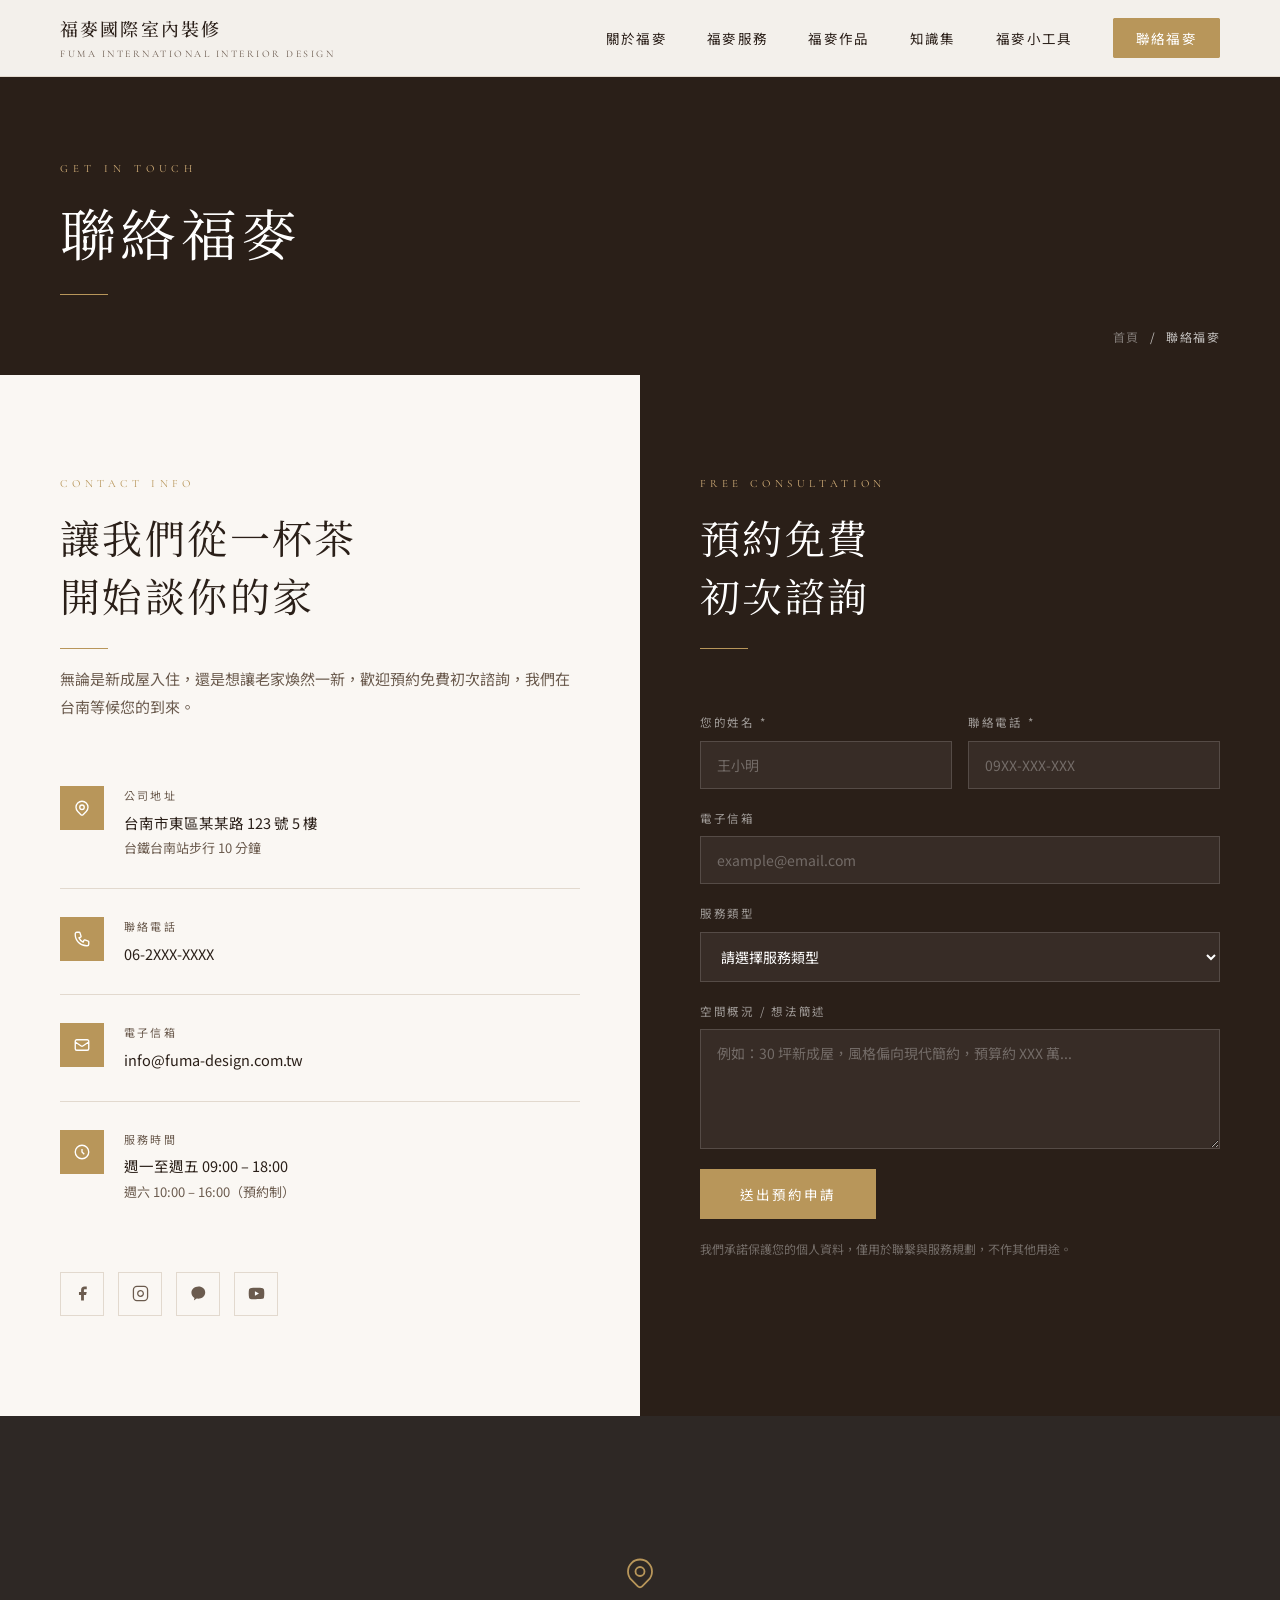
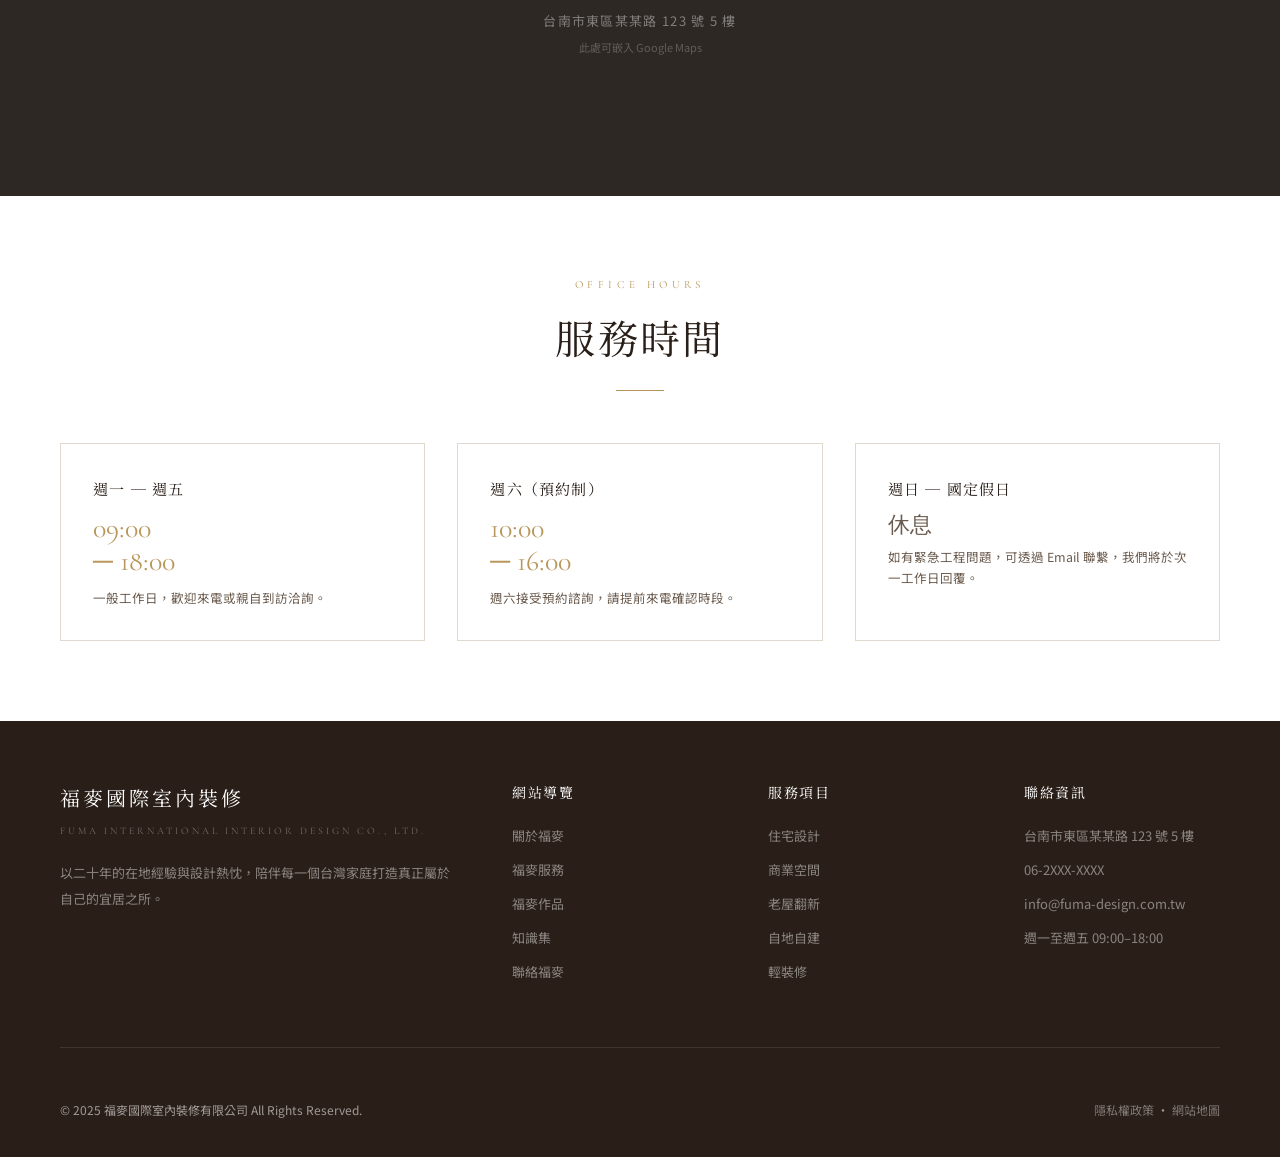
<file: contact.html>
<!DOCTYPE html>
<html lang="zh-TW">
<head>
  <meta charset="UTF-8" />
  <meta name="viewport" content="width=device-width, initial-scale=1.0" />
  <title>聯絡福麥 | 福麥國際室內裝修有限公司</title>
  <link rel="preconnect" href="https://fonts.googleapis.com" />
  <link rel="preconnect" href="https://fonts.gstatic.com" crossorigin />
  <link href="https://fonts.googleapis.com/css2?family=Noto+Serif+TC:wght@300;400;500&family=Noto+Sans+TC:wght@300;400;500&family=Cormorant+Garamond:ital,wght@0,300;0,400;1,300&display=swap" rel="stylesheet" />
  <link rel="stylesheet" href="style.css" />
  <style>
    /* ── Contact main ── */
    #contact-main {
      display: grid; grid-template-columns: 1fr 1fr;
    }

    /* Left: info */
    .contact-info { padding: var(--section-pad) 60px; background: var(--bg); }
    .contact-detail { margin-top: 44px; }
    .contact-item {
      display: flex; gap: 20px; align-items: flex-start;
      margin-bottom: 28px; padding-bottom: 28px;
      border-bottom: 1px solid var(--border);
    }
    .contact-item:last-of-type { border-bottom: none; }
    .contact-icon {
      width: 44px; height: 44px; background: var(--gold);
      display: flex; align-items: center; justify-content: center;
      flex-shrink: 0; color: var(--white);
    }
    .contact-item-label { font-size: 11px; letter-spacing: .2em; color: var(--text-light); text-transform: uppercase; margin-bottom: 6px; }
    .contact-item-val { font-size: 14.5px; color: var(--text); line-height: 1.7; }
    .contact-item-val small { color: var(--text-light); font-size: 13px; }

    /* Social links */
    .social-links { display: flex; gap: 14px; margin-top: 40px; }
    .social-link {
      width: 44px; height: 44px; border: 1px solid var(--border);
      display: flex; align-items: center; justify-content: center;
      color: var(--text-light); transition: all .3s;
    }
    .social-link:hover { background: var(--gold); border-color: var(--gold); color: var(--white); }

    /* Right: form */
    .contact-form-wrap { padding: var(--section-pad) 60px; background: var(--bg-dark); }
    .contact-form-wrap .section-title { color: var(--white); }
    .contact-form-wrap .section-en { color: var(--gold-light); }
    .contact-form-wrap .divider-line { background: var(--gold); }

    .contact-form { margin-top: 40px; display: flex; flex-direction: column; gap: 20px; }
    .form-row { display: grid; grid-template-columns: 1fr 1fr; gap: 16px; }
    .form-group { display: flex; flex-direction: column; gap: 8px; }
    .form-label { font-size: 11.5px; letter-spacing: .15em; color: rgba(255,255,255,.55); }
    .form-input, .form-select, .form-textarea {
      background: rgba(255,255,255,.06); border: 1px solid rgba(255,255,255,.15);
      color: var(--white); padding: 13px 16px; font-size: 14px;
      font-family: 'Noto Sans TC', sans-serif; transition: border-color .3s;
      outline: none; width: 100%;
    }
    .form-input:focus, .form-select:focus, .form-textarea:focus { border-color: var(--gold); }
    .form-input::placeholder, .form-textarea::placeholder { color: rgba(255,255,255,.3); }
    .form-select { cursor: pointer; }
    .form-select option { background: var(--bg-dark); color: var(--white); }
    .form-textarea { resize: vertical; min-height: 120px; }
    .form-submit {
      padding: 15px 40px; background: var(--gold); color: var(--white);
      font-size: 13.5px; letter-spacing: .15em; border: none; cursor: pointer;
      align-self: flex-start; transition: background .3s;
      font-family: 'Noto Sans TC', sans-serif;
    }
    .form-submit:hover { background: #9E7F46; }
    .form-privacy { font-size: 12px; color: rgba(255,255,255,.35); line-height: 1.7; }

    /* Map */
    .contact-map {
      height: 380px; background: #2E2825;
      display: flex; align-items: center; justify-content: center;
      position: relative; overflow: hidden;
    }
    .map-placeholder { text-align: center; color: rgba(255,255,255,.4); }
    .map-placeholder svg { width: 36px; height: 36px; color: var(--gold); margin-bottom: 12px; }
    .map-placeholder p { font-size: 13px; letter-spacing: .1em; }
    .map-placeholder small { font-size: 11px; display: block; margin-top: 6px; opacity: .6; }

    /* Office hours */
    #office-hours { padding: 80px 60px; background: var(--white); }
    .hours-grid { display: grid; grid-template-columns: repeat(3,1fr); gap: 32px; margin-top: 52px; }
    .hours-card { padding: 32px; border: 1px solid var(--border); }
    .hours-day { font-family: 'Noto Serif TC', serif; font-size: 15px; letter-spacing: .08em; margin-bottom: 10px; }
    .hours-time { font-family: 'Cormorant Garamond', serif; font-size: 28px; color: var(--gold); line-height: 1.2; }
    .hours-note { font-size: 12.5px; color: var(--text-light); margin-top: 8px; line-height: 1.7; }

    @media (max-width: 900px) {
      #contact-main { grid-template-columns: 1fr; }
      .contact-info, .contact-form-wrap { padding: var(--section-pad) 28px; }
      #office-hours { padding: var(--section-pad) 28px; }
      .hours-grid { grid-template-columns: 1fr 1fr; }
      .form-row { grid-template-columns: 1fr; }
    }
    @media (max-width: 600px) {
      .hours-grid { grid-template-columns: 1fr; }
    }
  </style>
</head>
<body>
  <nav id="navbar" class="inner-nav">
    <a href="index.html" class="nav-logo"><span class="logo-cn">福麥國際室內裝修</span><span class="logo-en">Fuma International Interior Design</span></a>
    <ul class="nav-links">
      <li><a href="about.html">關於福麥</a></li>
      <li><a href="services.html">福麥服務</a></li>
      <li><a href="portfolio.html">福麥作品</a></li>
      <li><a href="knowledge.html">知識集</a></li>
      <li><a href="tianli-line-demo.html">福麥小工具</a></li>
      <li><a href="contact.html" class="nav-contact-btn">聯絡福麥</a></li>
    </ul>
    <div class="hamburger" onclick="toggleMenu()"><span></span><span></span><span></span></div>
  </nav>
  <div class="mobile-menu" id="mobileMenu">
    <button class="mobile-close" onclick="toggleMenu()">✕</button>
    <a href="about.html" onclick="toggleMenu()">關於福麥</a>
    <a href="services.html" onclick="toggleMenu()">福麥服務</a>
    <a href="portfolio.html" onclick="toggleMenu()">福麥作品</a>
    <a href="knowledge.html" onclick="toggleMenu()">知識集</a>
    <a href="tianli-line-demo.html" onclick="toggleMenu()">福麥小工具</a>
    <a href="contact.html" onclick="toggleMenu()">聯絡福麥</a>
  </div>

  <div class="page-hero">
    <div class="page-hero-inner">
      <span class="page-hero-en">Get In Touch</span>
      <h1 class="page-hero-title">聯絡福麥</h1>
      <div class="page-hero-line"></div>
    </div>
    <div class="breadcrumb"><a href="index.html">首頁</a> <span>/</span> <span>聯絡福麥</span></div>
  </div>

  <!-- Contact main -->
  <div id="contact-main">
    <!-- Info -->
    <div class="contact-info">
      <div class="section-header reveal">
        <span class="section-en">Contact Info</span>
        <h2 class="section-title">讓我們從一杯茶<br>開始談你的家</h2>
        <div class="divider-line"></div>
        <p class="section-desc" style="margin-top:16px;">無論是新成屋入住，還是想讓老家煥然一新，歡迎預約免費初次諮詢，我們在台南等候您的到來。</p>
      </div>
      <div class="contact-detail">
        <div class="contact-item reveal">
          <div class="contact-icon"><svg width="18" height="18" viewBox="0 0 24 24" fill="none" stroke="currentColor" stroke-width="1.8"><path d="M17.657 16.657L13.414 20.9a1.998 1.998 0 01-2.827 0l-4.244-4.243a8 8 0 1111.314 0z"/><path d="M15 11a3 3 0 11-6 0 3 3 0 016 0z"/></svg></div>
          <div><div class="contact-item-label">公司地址</div><div class="contact-item-val">台南市東區某某路 123 號 5 樓<br><small>台鐵台南站步行 10 分鐘</small></div></div>
        </div>
        <div class="contact-item reveal">
          <div class="contact-icon"><svg width="18" height="18" viewBox="0 0 24 24" fill="none" stroke="currentColor" stroke-width="1.8"><path d="M3 5a2 2 0 012-2h3.28a1 1 0 01.948.684l1.498 4.493a1 1 0 01-.502 1.21l-2.257 1.13a11.042 11.042 0 005.516 5.516l1.13-2.257a1 1 0 011.21-.502l4.493 1.498a1 1 0 01.684.949V19a2 2 0 01-2 2h-1C9.716 21 3 14.284 3 6V5z"/></svg></div>
          <div><div class="contact-item-label">聯絡電話</div><div class="contact-item-val">06-2XXX-XXXX</div></div>
        </div>
        <div class="contact-item reveal">
          <div class="contact-icon"><svg width="18" height="18" viewBox="0 0 24 24" fill="none" stroke="currentColor" stroke-width="1.8"><path d="M3 8l7.89 5.26a2 2 0 002.22 0L21 8M5 19h14a2 2 0 002-2V7a2 2 0 00-2-2H5a2 2 0 00-2 2v10a2 2 0 002 2z"/></svg></div>
          <div><div class="contact-item-label">電子信箱</div><div class="contact-item-val">info@fuma-design.com.tw</div></div>
        </div>
        <div class="contact-item reveal">
          <div class="contact-icon"><svg width="18" height="18" viewBox="0 0 24 24" fill="none" stroke="currentColor" stroke-width="1.8"><path d="M12 8v4l3 3m6-3a9 9 0 11-18 0 9 9 0 0118 0z"/></svg></div>
          <div><div class="contact-item-label">服務時間</div><div class="contact-item-val">週一至週五 09:00 – 18:00<br><small>週六 10:00 – 16:00（預約制）</small></div></div>
        </div>
      </div>
      <div class="social-links reveal">
        <a href="#" class="social-link" title="Facebook"><svg width="17" height="17" viewBox="0 0 24 24" fill="currentColor"><path d="M18 2h-3a5 5 0 00-5 5v3H7v4h3v8h4v-8h3l1-4h-4V7a1 1 0 011-1h3z"/></svg></a>
        <a href="#" class="social-link" title="Instagram"><svg width="17" height="17" viewBox="0 0 24 24" fill="none" stroke="currentColor" stroke-width="1.8"><rect x="2" y="2" width="20" height="20" rx="5"/><path d="M16 11.37A4 4 0 1112.63 8 4 4 0 0116 11.37z"/><line x1="17.5" y1="6.5" x2="17.51" y2="6.5"/></svg></a>
        <a href="#" class="social-link" title="LINE"><svg width="17" height="17" viewBox="0 0 24 24" fill="currentColor"><path d="M12 2C6.48 2 2 5.94 2 10.77c0 3.09 1.73 5.82 4.36 7.44-.19.68-.69 2.47-.79 2.85-.12.48.18.47.38.34.15-.1 2.44-1.64 3.43-2.31.68.1 1.38.15 2.1.15 5.52 0 10-3.94 10-8.77S17.52 2 12 2z"/></svg></a>
        <a href="#" class="social-link" title="YouTube"><svg width="17" height="17" viewBox="0 0 24 24" fill="currentColor"><path d="M22.54 6.42a2.78 2.78 0 00-1.95-1.96C18.88 4 12 4 12 4s-6.88 0-8.59.46a2.78 2.78 0 00-1.95 1.96A29 29 0 001 12a29 29 0 00.46 5.58A2.78 2.78 0 003.41 19.6C5.12 20 12 20 12 20s6.88 0 8.59-.46a2.78 2.78 0 001.95-1.95A29 29 0 0023 12a29 29 0 00-.46-5.58z"/><polygon points="9.75 15.02 15.5 12 9.75 8.98 9.75 15.02" fill="white"/></svg></a>
      </div>
    </div>

    <!-- Form -->
    <div class="contact-form-wrap">
      <div class="section-header reveal">
        <span class="section-en">Free Consultation</span>
        <h2 class="section-title">預約免費<br>初次諮詢</h2>
        <div class="divider-line"></div>
      </div>
      <form class="contact-form reveal">
        <div class="form-row">
          <div class="form-group"><label class="form-label">您的姓名 *</label><input class="form-input" type="text" placeholder="王小明" required /></div>
          <div class="form-group"><label class="form-label">聯絡電話 *</label><input class="form-input" type="tel" placeholder="09XX-XXX-XXX" required /></div>
        </div>
        <div class="form-group"><label class="form-label">電子信箱</label><input class="form-input" type="email" placeholder="example@email.com" /></div>
        <div class="form-group">
          <label class="form-label">服務類型</label>
          <select class="form-select">
            <option value="">請選擇服務類型</option>
            <option>住宅新屋設計</option>
            <option>老屋翻新改造</option>
            <option>商業空間設計</option>
            <option>自地自建規劃</option>
            <option>局部輕裝修</option>
            <option>其他</option>
          </select>
        </div>
        <div class="form-group">
          <label class="form-label">空間概況 / 想法簡述</label>
          <textarea class="form-textarea" placeholder="例如：30 坪新成屋，風格偏向現代簡約，預算約 XXX 萬..."></textarea>
        </div>
        <button type="submit" class="form-submit">送出預約申請</button>
        <p class="form-privacy">我們承諾保護您的個人資料，僅用於聯繫與服務規劃，不作其他用途。</p>
      </form>
    </div>
  </div>

  <!-- Map -->
  <div class="contact-map">
    <div class="map-placeholder">
      <svg viewBox="0 0 24 24" fill="none" stroke="currentColor" stroke-width="1.2"><path d="M17.657 16.657L13.414 20.9a1.998 1.998 0 01-2.827 0l-4.244-4.243a8 8 0 1111.314 0z"/><path d="M15 11a3 3 0 11-6 0 3 3 0 016 0z"/></svg>
      <p>台南市東區某某路 123 號 5 樓</p>
      <small>此處可嵌入 Google Maps</small>
    </div>
  </div>

  <!-- Office hours -->
  <section id="office-hours">
    <div class="section-header reveal" style="text-align:center; max-width:480px; margin:0 auto 0;">
      <span class="section-en">Office Hours</span>
      <h2 class="section-title">服務時間</h2>
      <div class="divider-line" style="margin:24px auto 0;"></div>
    </div>
    <div class="hours-grid">
      <div class="hours-card reveal">
        <div class="hours-day">週一 ─ 週五</div>
        <div class="hours-time">09:00<br>─ 18:00</div>
        <div class="hours-note">一般工作日，歡迎來電或親自到訪洽詢。</div>
      </div>
      <div class="hours-card reveal">
        <div class="hours-day">週六（預約制）</div>
        <div class="hours-time">10:00<br>─ 16:00</div>
        <div class="hours-note">週六接受預約諮詢，請提前來電確認時段。</div>
      </div>
      <div class="hours-card reveal">
        <div class="hours-day">週日 ─ 國定假日</div>
        <div class="hours-time" style="font-size:22px; color: var(--text-light);">休息</div>
        <div class="hours-note">如有緊急工程問題，可透過 Email 聯繫，我們將於次一工作日回覆。</div>
      </div>
    </div>
  </section>

  <footer id="footer">
    <div class="footer-top">
      <div class="footer-brand"><div class="footer-logo">福麥國際室內裝修</div><div class="footer-logo-en">Fuma International Interior Design Co., Ltd.</div><p>以二十年的在地經驗與設計熱忱，陪伴每一個台灣家庭打造真正屬於自己的宜居之所。</p></div>
      <div class="footer-col"><h4>網站導覽</h4><a href="about.html">關於福麥</a><a href="services.html">福麥服務</a><a href="portfolio.html">福麥作品</a><a href="knowledge.html">知識集</a><a href="contact.html">聯絡福麥</a></div>
      <div class="footer-col"><h4>服務項目</h4><a href="services.html">住宅設計</a><a href="services.html">商業空間</a><a href="services.html">老屋翻新</a><a href="services.html">自地自建</a><a href="services.html">輕裝修</a></div>
      <div class="footer-col"><h4>聯絡資訊</h4><a href="contact.html">台南市東區某某路 123 號 5 樓</a><a href="tel:062XXXXXXX">06-2XXX-XXXX</a><a href="mailto:info@fuma-design.com.tw">info@fuma-design.com.tw</a><a href="#">週一至週五 09:00–18:00</a></div>
    </div>
    <div class="footer-bottom"><span>© 2025 福麥國際室內裝修有限公司 All Rights Reserved.</span><span><a href="#">隱私權政策</a> · <a href="#">網站地圖</a></span></div>
  </footer>
  <div id="back-top"><svg width="18" height="18" viewBox="0 0 18 18" fill="none"><path d="M9 14V4M4 9l5-5 5 5" stroke="currentColor" stroke-width="1.6" stroke-linecap="round"/></svg></div>
  <script src="main.js"></script>
</body>
</html>
</file>
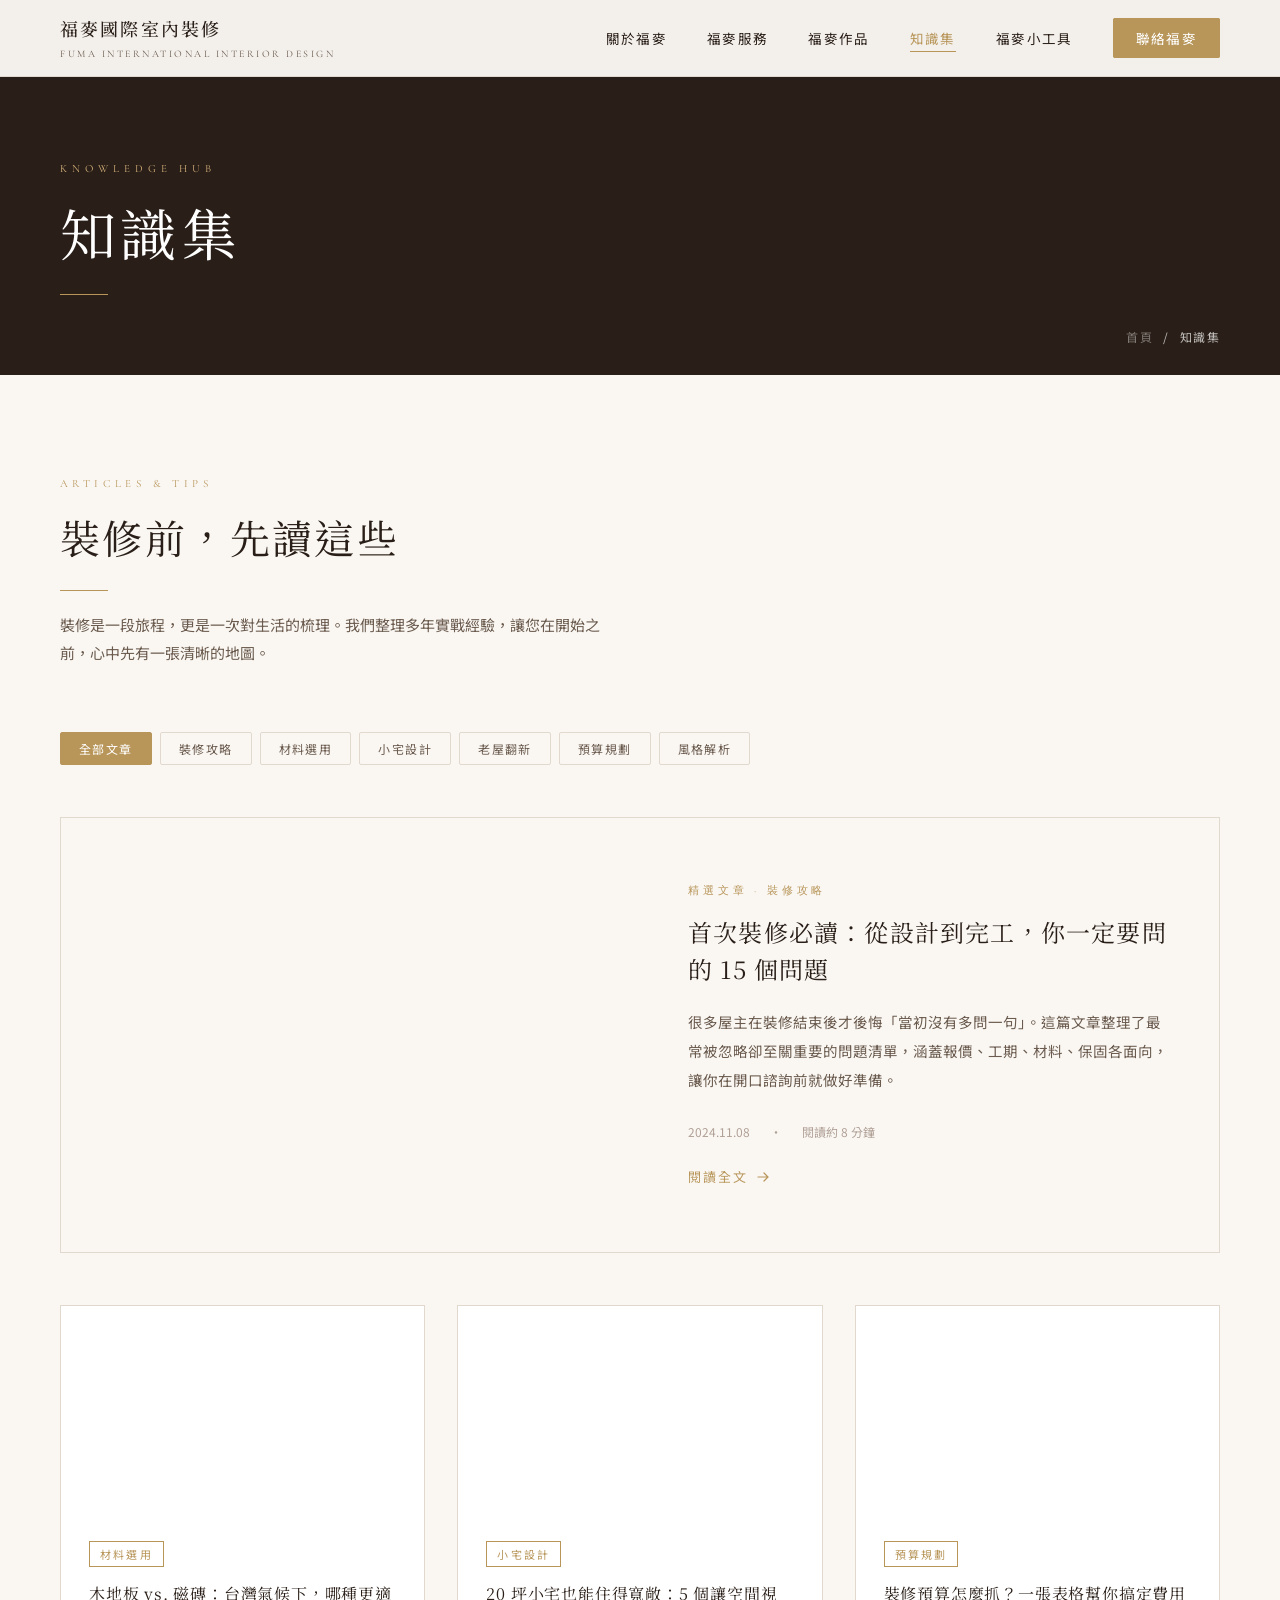
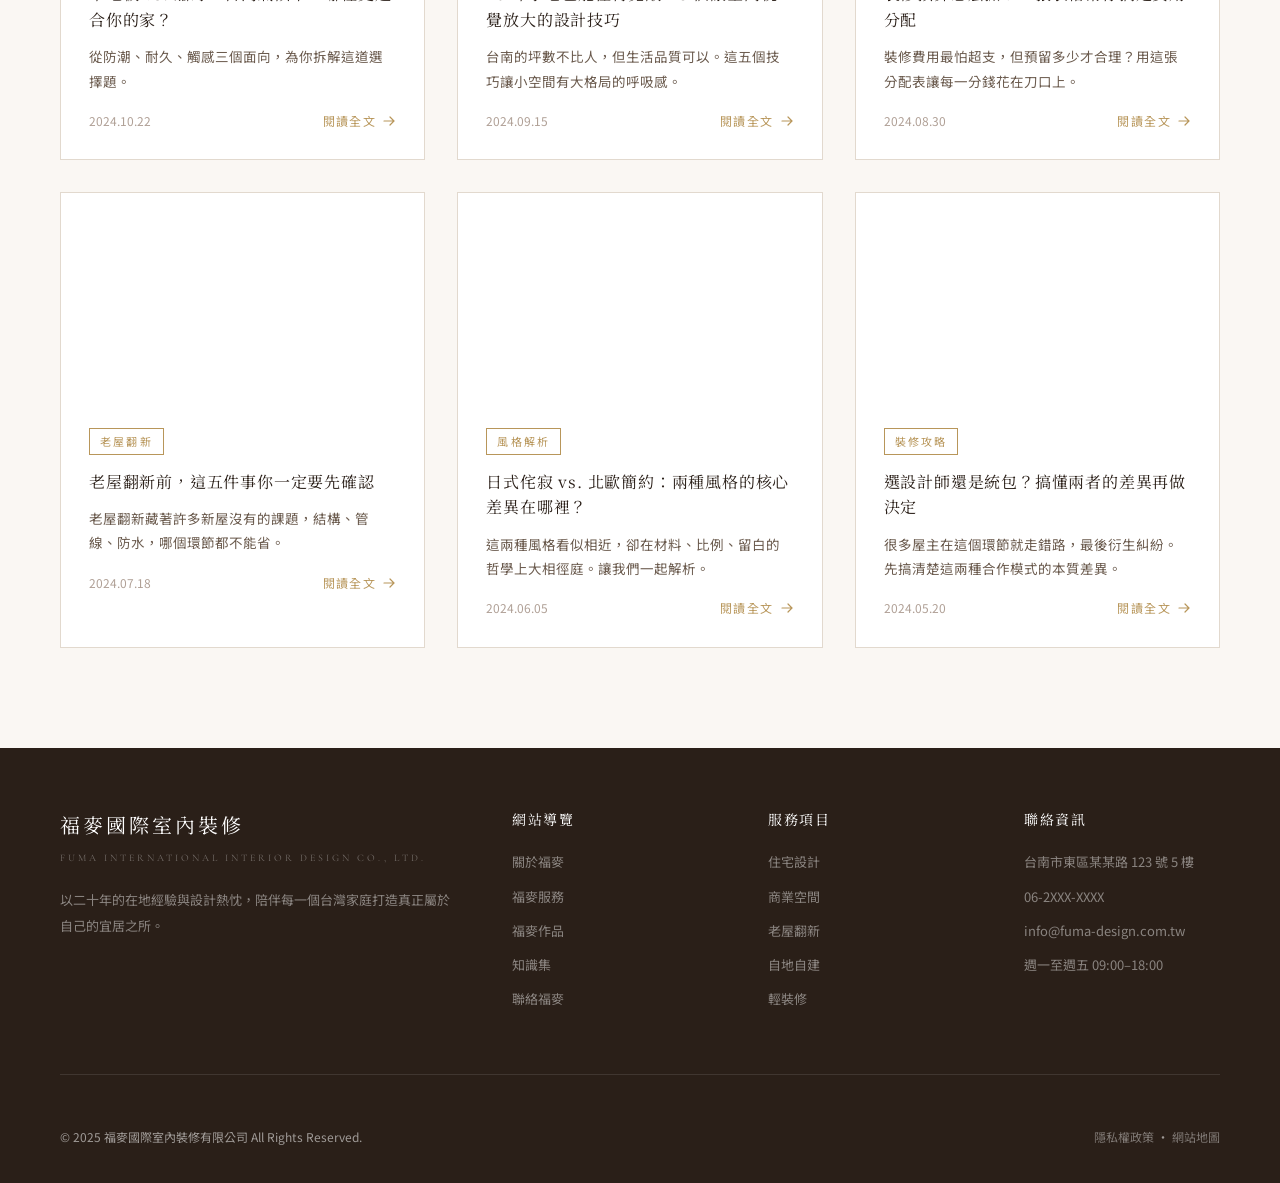
<file: knowledge.html>
<!DOCTYPE html>
<html lang="zh-TW">
<head>
  <meta charset="UTF-8" />
  <meta name="viewport" content="width=device-width, initial-scale=1.0" />
  <title>知識集 | 福麥國際室內裝修有限公司</title>
  <link rel="preconnect" href="https://fonts.googleapis.com" />
  <link rel="preconnect" href="https://fonts.gstatic.com" crossorigin />
  <link href="https://fonts.googleapis.com/css2?family=Noto+Serif+TC:wght@300;400;500&family=Noto+Sans+TC:wght@300;400;500&family=Cormorant+Garamond:ital,wght@0,300;0,400;1,300&display=swap" rel="stylesheet" />
  <link rel="stylesheet" href="style.css" />
  <style>
    #knowledge-section { padding: var(--section-pad) 60px; }

    /* Tag filter */
    .tag-filter { display: flex; gap: 8px; flex-wrap: wrap; margin-bottom: 52px; }
    .tag-btn {
      padding: 7px 18px; background: transparent;
      border: 1px solid var(--border); color: var(--text-light);
      font-size: 12px; letter-spacing: .12em; cursor: pointer;
      transition: all .3s; border-radius: 2px;
      font-family: 'Noto Sans TC', sans-serif;
    }
    .tag-btn.active, .tag-btn:hover { background: var(--gold); border-color: var(--gold); color: var(--white); }

    /* Featured article */
    .featured-article {
      display: grid; grid-template-columns: 1fr 1fr; gap: 0;
      border: 1px solid var(--border); margin-bottom: 52px; overflow: hidden;
      transition: box-shadow .3s;
    }
    .featured-article:hover { box-shadow: 0 16px 48px rgba(42,31,24,.1); }
    .featured-img {
      aspect-ratio: 4/3; overflow: hidden;
      background: url('https://images.unsplash.com/photo-1618221195710-dd6b41faaea6?w=800&q=80') center/cover;
      transition: transform .6s;
    }
    .featured-article:hover .featured-img { transform: scale(1.04); }
    .featured-body { padding: 48px; display: flex; flex-direction: column; justify-content: center; }
    .featured-label {
      font-family: 'Cormorant Garamond', serif;
      font-size: 11px; letter-spacing: .35em; text-transform: uppercase;
      color: var(--gold); margin-bottom: 12px;
    }
    .featured-title {
      font-family: 'Noto Serif TC', serif; font-size: 24px;
      font-weight: 400; line-height: 1.55; letter-spacing: .05em;
      margin-bottom: 20px; color: var(--text);
    }
    .featured-excerpt { font-size: 14.5px; color: var(--text-light); line-height: 2; margin-bottom: 28px; }
    .featured-meta { display: flex; gap: 20px; align-items: center; font-size: 12px; color: #B0A096; margin-bottom: 24px; }
    .read-more-link {
      display: inline-flex; align-items: center; gap: 8px;
      color: var(--gold); font-size: 13px; letter-spacing: .15em;
    }
    .read-more-link svg { transition: transform .3s; }
    .read-more-link:hover svg { transform: translateX(4px); }

    /* Article grid */
    .articles-grid { display: grid; grid-template-columns: repeat(3,1fr); gap: 32px; }

    /* Image backgrounds for k-cards */
    .articles-grid .k-card:nth-child(1) .k-img-bg { background: url('https://images.unsplash.com/photo-1630699144867-37acec97df5a?w=600&q=80') center/cover; }
    .articles-grid .k-card:nth-child(2) .k-img-bg { background: url('https://images.unsplash.com/photo-1604709177225-055f99402ea3?w=600&q=80') center/cover; }
    .articles-grid .k-card:nth-child(3) .k-img-bg { background: url('https://images.unsplash.com/photo-1556228453-efd6c1ff04f6?w=600&q=80') center/cover; }
    .articles-grid .k-card:nth-child(4) .k-img-bg { background: url('https://images.unsplash.com/photo-1616137466211-f939a420be84?w=600&q=80') center/cover; }
    .articles-grid .k-card:nth-child(5) .k-img-bg { background: url('https://images.unsplash.com/photo-1600566752355-35792bedcfea?w=600&q=80') center/cover; }
    .articles-grid .k-card:nth-child(6) .k-img-bg { background: url('https://images.unsplash.com/photo-1586023492125-27b2c045efd7?w=600&q=80') center/cover; }

    @media (max-width: 900px) {
      #knowledge-section { padding-left: 28px; padding-right: 28px; }
      .featured-article { grid-template-columns: 1fr; }
      .featured-img { aspect-ratio: 16/9; }
      .featured-body { padding: 32px; }
      .articles-grid { grid-template-columns: 1fr 1fr; }
    }
    @media (max-width: 600px) {
      .articles-grid { grid-template-columns: 1fr; }
    }
  </style>
</head>
<body>
  <nav id="navbar" class="inner-nav">
    <a href="index.html" class="nav-logo"><span class="logo-cn">福麥國際室內裝修</span><span class="logo-en">Fuma International Interior Design</span></a>
    <ul class="nav-links">
      <li><a href="about.html">關於福麥</a></li>
      <li><a href="services.html">福麥服務</a></li>
      <li><a href="portfolio.html">福麥作品</a></li>
      <li><a href="knowledge.html">知識集</a></li>
      <li><a href="tianli-line-demo.html">福麥小工具</a></li>
      <li><a href="contact.html" class="nav-contact-btn">聯絡福麥</a></li>
    </ul>
    <div class="hamburger" onclick="toggleMenu()"><span></span><span></span><span></span></div>
  </nav>
  <div class="mobile-menu" id="mobileMenu">
    <button class="mobile-close" onclick="toggleMenu()">✕</button>
    <a href="about.html" onclick="toggleMenu()">關於福麥</a>
    <a href="services.html" onclick="toggleMenu()">福麥服務</a>
    <a href="portfolio.html" onclick="toggleMenu()">福麥作品</a>
    <a href="knowledge.html" onclick="toggleMenu()">知識集</a>
    <a href="tianli-line-demo.html" onclick="toggleMenu()">福麥小工具</a>
    <a href="contact.html" onclick="toggleMenu()">聯絡福麥</a>
  </div>

  <div class="page-hero">
    <div class="page-hero-inner">
      <span class="page-hero-en">Knowledge Hub</span>
      <h1 class="page-hero-title">知識集</h1>
      <div class="page-hero-line"></div>
    </div>
    <div class="breadcrumb"><a href="index.html">首頁</a> <span>/</span> <span>知識集</span></div>
  </div>

  <section id="knowledge-section">
    <div class="section-header reveal">
      <span class="section-en">Articles &amp; Tips</span>
      <h2 class="section-title">裝修前，先讀這些</h2>
      <div class="divider-line"></div>
      <p class="section-desc">裝修是一段旅程，更是一次對生活的梳理。我們整理多年實戰經驗，讓您在開始之前，心中先有一張清晰的地圖。</p>
    </div>

    <div class="tag-filter reveal">
      <button class="tag-btn active">全部文章</button>
      <button class="tag-btn">裝修攻略</button>
      <button class="tag-btn">材料選用</button>
      <button class="tag-btn">小宅設計</button>
      <button class="tag-btn">老屋翻新</button>
      <button class="tag-btn">預算規劃</button>
      <button class="tag-btn">風格解析</button>
    </div>

    <!-- Featured -->
    <div class="featured-article reveal">
      <div class="featured-img"></div>
      <div class="featured-body">
        <div class="featured-label">精選文章 · 裝修攻略</div>
        <h2 class="featured-title">首次裝修必讀：從設計到完工，你一定要問的 15 個問題</h2>
        <p class="featured-excerpt">很多屋主在裝修結束後才後悔「當初沒有多問一句」。這篇文章整理了最常被忽略卻至關重要的問題清單，涵蓋報價、工期、材料、保固各面向，讓你在開口諮詢前就做好準備。</p>
        <div class="featured-meta"><span>2024.11.08</span><span>·</span><span>閱讀約 8 分鐘</span></div>
        <a href="#" class="read-more-link">閱讀全文 <svg width="14" height="14" viewBox="0 0 14 14" fill="none"><path d="M2 7h10M8 3l4 4-4 4" stroke="currentColor" stroke-width="1.2" stroke-linecap="round"/></svg></a>
      </div>
    </div>

    <!-- Article grid -->
    <div class="articles-grid">
      <div class="k-card reveal">
        <div class="k-img"><div class="k-img-bg"></div></div>
        <div class="k-body"><span class="k-tag">材料選用</span><h3 class="k-title">木地板 vs. 磁磚：台灣氣候下，哪種更適合你的家？</h3><p class="k-excerpt">從防潮、耐久、觸感三個面向，為你拆解這道選擇題。</p><div class="k-meta"><span>2024.10.22</span><a href="#" class="k-read-more">閱讀全文 <svg width="14" height="14" viewBox="0 0 14 14" fill="none"><path d="M2 7h10M8 3l4 4-4 4" stroke="currentColor" stroke-width="1.2" stroke-linecap="round"/></svg></a></div></div>
      </div>
      <div class="k-card reveal">
        <div class="k-img"><div class="k-img-bg"></div></div>
        <div class="k-body"><span class="k-tag">小宅設計</span><h3 class="k-title">20 坪小宅也能住得寬敞：5 個讓空間視覺放大的設計技巧</h3><p class="k-excerpt">台南的坪數不比人，但生活品質可以。這五個技巧讓小空間有大格局的呼吸感。</p><div class="k-meta"><span>2024.09.15</span><a href="#" class="k-read-more">閱讀全文 <svg width="14" height="14" viewBox="0 0 14 14" fill="none"><path d="M2 7h10M8 3l4 4-4 4" stroke="currentColor" stroke-width="1.2" stroke-linecap="round"/></svg></a></div></div>
      </div>
      <div class="k-card reveal">
        <div class="k-img"><div class="k-img-bg"></div></div>
        <div class="k-body"><span class="k-tag">預算規劃</span><h3 class="k-title">裝修預算怎麼抓？一張表格幫你搞定費用分配</h3><p class="k-excerpt">裝修費用最怕超支，但預留多少才合理？用這張分配表讓每一分錢花在刀口上。</p><div class="k-meta"><span>2024.08.30</span><a href="#" class="k-read-more">閱讀全文 <svg width="14" height="14" viewBox="0 0 14 14" fill="none"><path d="M2 7h10M8 3l4 4-4 4" stroke="currentColor" stroke-width="1.2" stroke-linecap="round"/></svg></a></div></div>
      </div>
      <div class="k-card reveal">
        <div class="k-img"><div class="k-img-bg"></div></div>
        <div class="k-body"><span class="k-tag">老屋翻新</span><h3 class="k-title">老屋翻新前，這五件事你一定要先確認</h3><p class="k-excerpt">老屋翻新藏著許多新屋沒有的課題，結構、管線、防水，哪個環節都不能省。</p><div class="k-meta"><span>2024.07.18</span><a href="#" class="k-read-more">閱讀全文 <svg width="14" height="14" viewBox="0 0 14 14" fill="none"><path d="M2 7h10M8 3l4 4-4 4" stroke="currentColor" stroke-width="1.2" stroke-linecap="round"/></svg></a></div></div>
      </div>
      <div class="k-card reveal">
        <div class="k-img"><div class="k-img-bg"></div></div>
        <div class="k-body"><span class="k-tag">風格解析</span><h3 class="k-title">日式侘寂 vs. 北歐簡約：兩種風格的核心差異在哪裡？</h3><p class="k-excerpt">這兩種風格看似相近，卻在材料、比例、留白的哲學上大相徑庭。讓我們一起解析。</p><div class="k-meta"><span>2024.06.05</span><a href="#" class="k-read-more">閱讀全文 <svg width="14" height="14" viewBox="0 0 14 14" fill="none"><path d="M2 7h10M8 3l4 4-4 4" stroke="currentColor" stroke-width="1.2" stroke-linecap="round"/></svg></a></div></div>
      </div>
      <div class="k-card reveal">
        <div class="k-img"><div class="k-img-bg"></div></div>
        <div class="k-body"><span class="k-tag">裝修攻略</span><h3 class="k-title">選設計師還是統包？搞懂兩者的差異再做決定</h3><p class="k-excerpt">很多屋主在這個環節就走錯路，最後衍生糾紛。先搞清楚這兩種合作模式的本質差異。</p><div class="k-meta"><span>2024.05.20</span><a href="#" class="k-read-more">閱讀全文 <svg width="14" height="14" viewBox="0 0 14 14" fill="none"><path d="M2 7h10M8 3l4 4-4 4" stroke="currentColor" stroke-width="1.2" stroke-linecap="round"/></svg></a></div></div>
      </div>
    </div>
  </section>


  <footer id="footer">
    <div class="footer-top">
      <div class="footer-brand"><div class="footer-logo">福麥國際室內裝修</div><div class="footer-logo-en">Fuma International Interior Design Co., Ltd.</div><p>以二十年的在地經驗與設計熱忱，陪伴每一個台灣家庭打造真正屬於自己的宜居之所。</p></div>
      <div class="footer-col"><h4>網站導覽</h4><a href="about.html">關於福麥</a><a href="services.html">福麥服務</a><a href="portfolio.html">福麥作品</a><a href="knowledge.html">知識集</a><a href="contact.html">聯絡福麥</a></div>
      <div class="footer-col"><h4>服務項目</h4><a href="services.html">住宅設計</a><a href="services.html">商業空間</a><a href="services.html">老屋翻新</a><a href="services.html">自地自建</a><a href="services.html">輕裝修</a></div>
      <div class="footer-col"><h4>聯絡資訊</h4><a href="contact.html">台南市東區某某路 123 號 5 樓</a><a href="tel:062XXXXXXX">06-2XXX-XXXX</a><a href="mailto:info@fuma-design.com.tw">info@fuma-design.com.tw</a><a href="#">週一至週五 09:00–18:00</a></div>
    </div>
    <div class="footer-bottom"><span>© 2025 福麥國際室內裝修有限公司 All Rights Reserved.</span><span><a href="#">隱私權政策</a> · <a href="#">網站地圖</a></span></div>
  </footer>
  <div id="back-top"><svg width="18" height="18" viewBox="0 0 18 18" fill="none"><path d="M9 14V4M4 9l5-5 5 5" stroke="currentColor" stroke-width="1.6" stroke-linecap="round"/></svg></div>
  <script src="main.js"></script>
  <script>
    document.querySelectorAll('.tag-btn').forEach(btn => {
      btn.addEventListener('click', () => {
        document.querySelectorAll('.tag-btn').forEach(b => b.classList.remove('active'));
        btn.classList.add('active');
      });
    });
  </script>
</body>
</html>
</file>
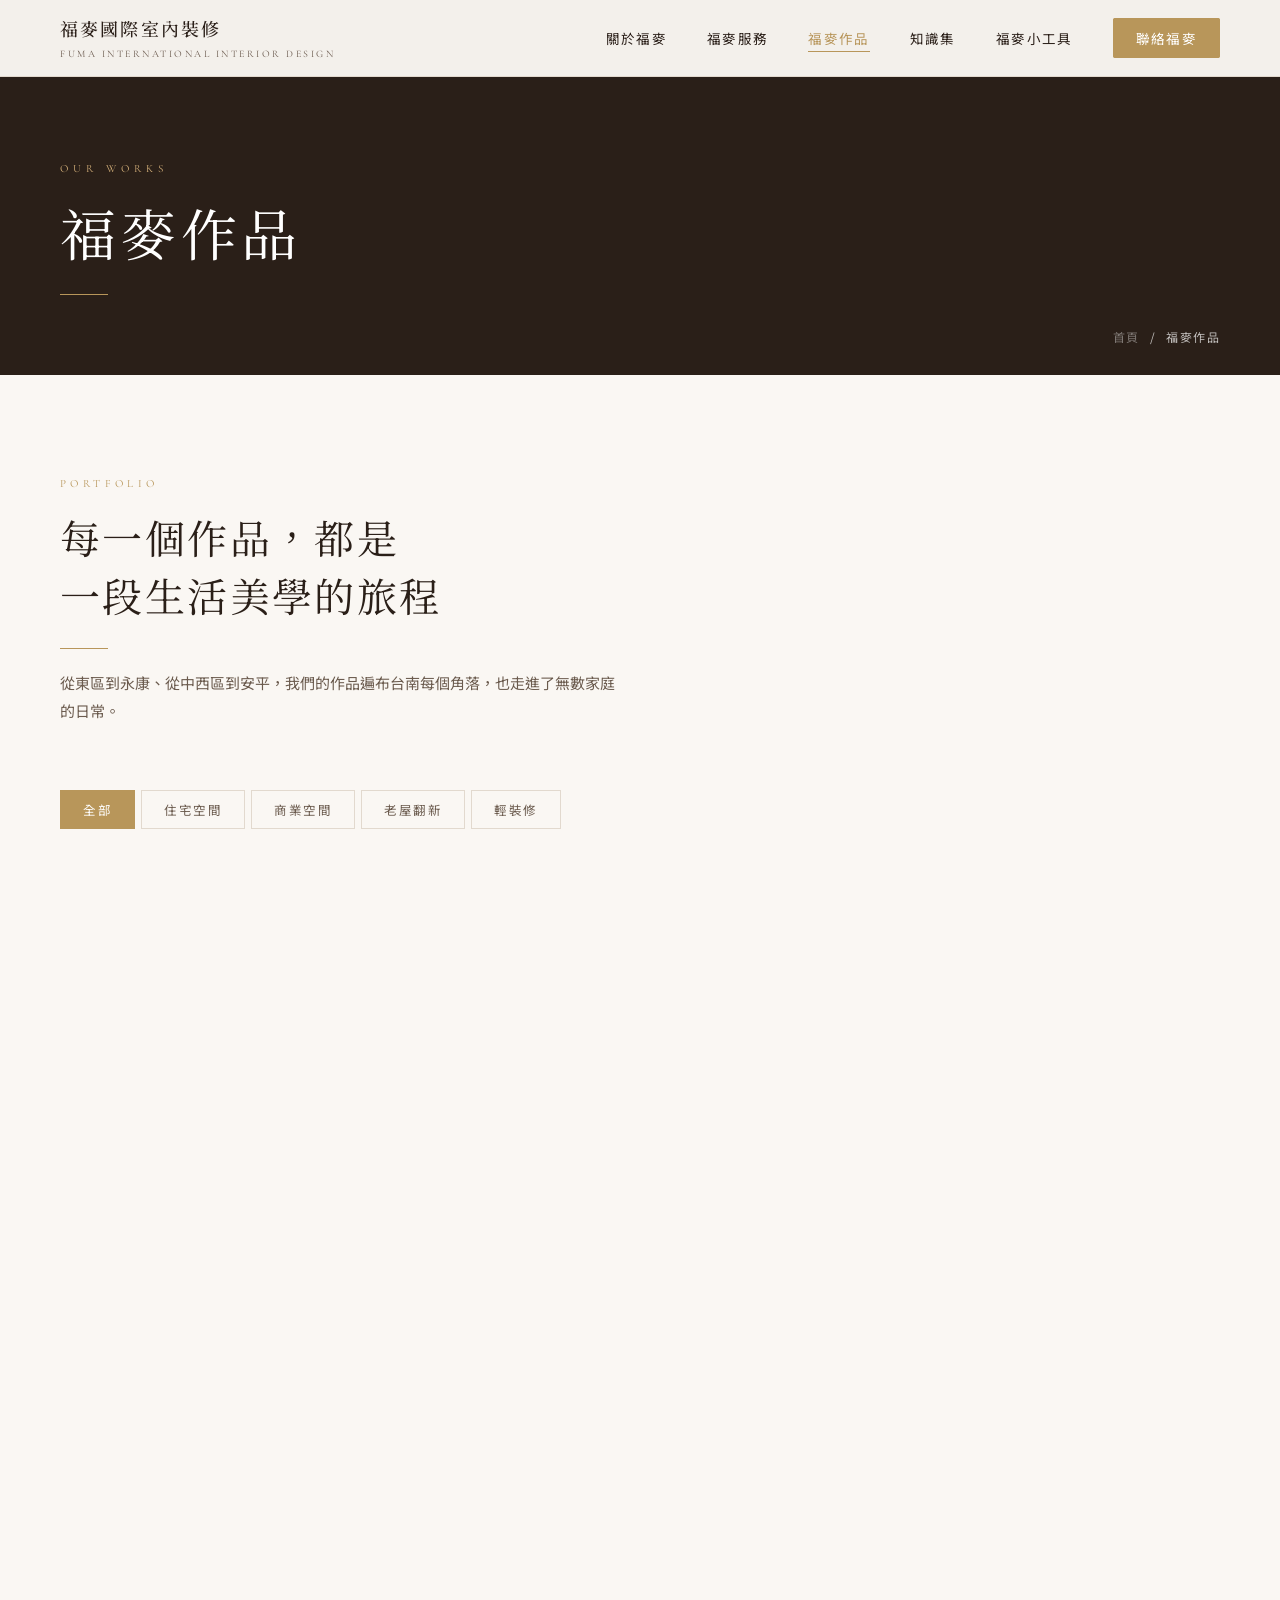
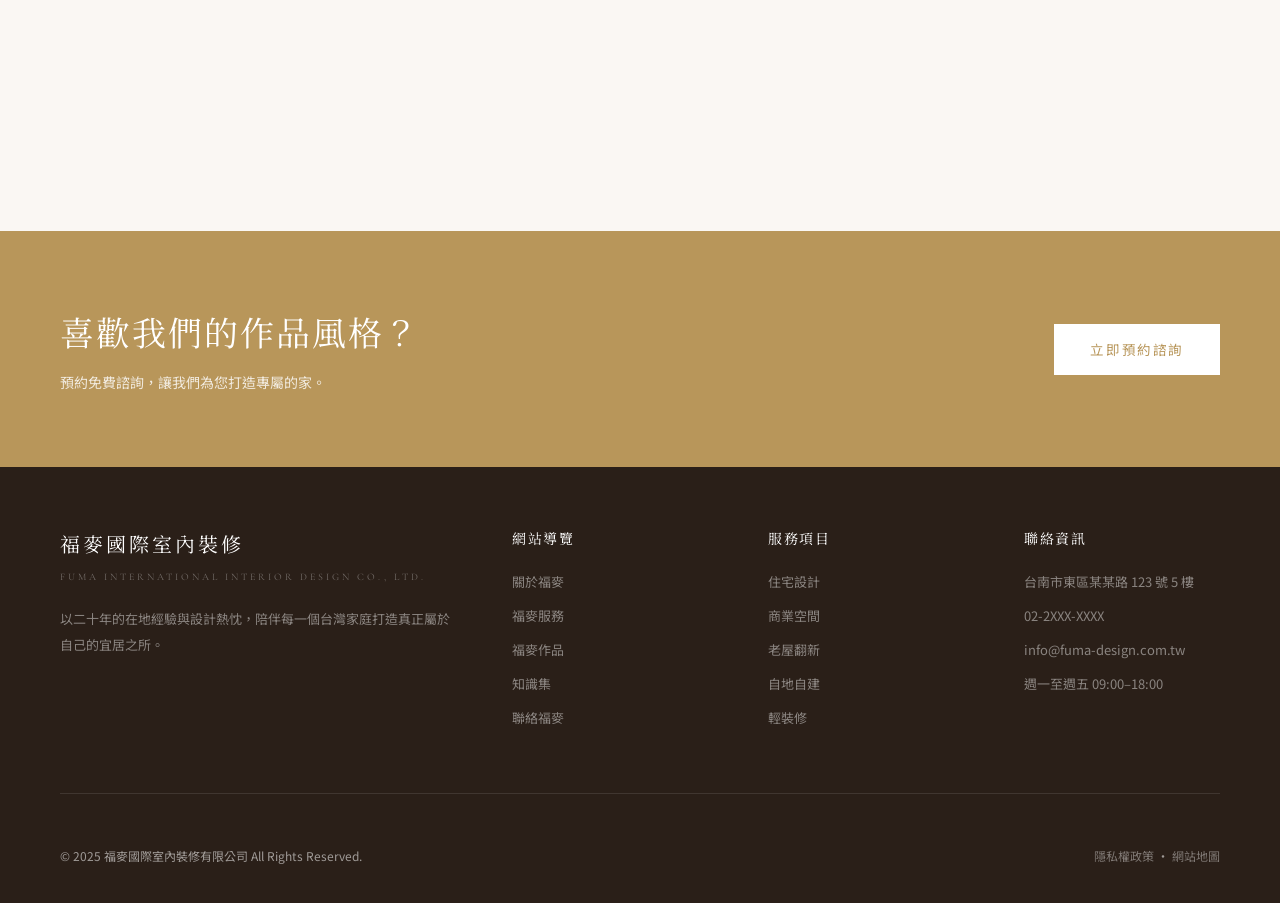
<file: portfolio.html>
<!DOCTYPE html>
<html lang="zh-TW">
<head>
  <meta charset="UTF-8" />
  <meta name="viewport" content="width=device-width, initial-scale=1.0" />
  <title>福麥作品 | 福麥國際室內裝修有限公司</title>
  <link rel="preconnect" href="https://fonts.googleapis.com" />
  <link rel="preconnect" href="https://fonts.gstatic.com" crossorigin />
  <link href="https://fonts.googleapis.com/css2?family=Noto+Serif+TC:wght@300;400;500&family=Noto+Sans+TC:wght@300;400;500&family=Cormorant+Garamond:ital,wght@0,300;0,400;1,300&display=swap" rel="stylesheet" />
  <link rel="stylesheet" href="style.css" />
  <style>
    #portfolio-section { padding: var(--section-pad) 60px; }

    .portfolio-filter {
      display: flex; gap: 6px; margin-bottom: 52px; flex-wrap: wrap;
    }
    .filter-btn {
      padding: 9px 22px; background: transparent;
      border: 1px solid var(--border); color: var(--text-light);
      font-size: 12.5px; letter-spacing: .12em; cursor: pointer; transition: all .3s;
      font-family: 'Noto Sans TC', sans-serif;
    }
    .filter-btn.active, .filter-btn:hover {
      background: var(--gold); border-color: var(--gold); color: var(--white);
    }

    /* Masonry-style grid */
    .portfolio-masonry {
      display: grid;
      grid-template-columns: repeat(12, 1fr);
      gap: 16px;
    }
    .pi { position: relative; overflow: hidden; cursor: pointer; }
    .pi .pi-bg { width: 100%; height: 100%; transition: transform .7s ease; }
    .pi:hover .pi-bg { transform: scale(1.06); }
    .pi .pi-overlay {
      position: absolute; inset: 0; background: rgba(42,31,24,0);
      transition: background .4s; display: flex; align-items: flex-end; padding: 24px;
    }
    .pi:hover .pi-overlay { background: rgba(42,31,24,.68); }
    .pi-info { transform: translateY(16px); opacity: 0; transition: transform .4s, opacity .4s; }
    .pi:hover .pi-info { transform: translateY(0); opacity: 1; }
    .pi-cat { font-size: 11px; letter-spacing: .22em; color: var(--gold-light); text-transform: uppercase; margin-bottom: 5px; }
    .pi-name { font-family: 'Noto Serif TC', serif; font-size: 15px; color: var(--white); letter-spacing: .06em; }
    .pi-size { font-size: 12px; color: rgba(255,255,255,.55); margin-top: 4px; }

    /* Grid layout */
    .pi:nth-child(1)  { grid-column: span 7; aspect-ratio: 7/5; }
    .pi:nth-child(2)  { grid-column: span 5; aspect-ratio: 5/4; }
    .pi:nth-child(3)  { grid-column: span 5; aspect-ratio: 5/4; }
    .pi:nth-child(4)  { grid-column: span 4; aspect-ratio: 1; }
    .pi:nth-child(5)  { grid-column: span 4; aspect-ratio: 1; }
    .pi:nth-child(6)  { grid-column: span 4; aspect-ratio: 1; }
    .pi:nth-child(7)  { grid-column: span 5; aspect-ratio: 5/4; }
    .pi:nth-child(8)  { grid-column: span 7; aspect-ratio: 7/5; }
    .pi:nth-child(9)  { grid-column: span 4; aspect-ratio: 1; }
    .pi:nth-child(10) { grid-column: span 4; aspect-ratio: 1; }
    .pi:nth-child(11) { grid-column: span 4; aspect-ratio: 1; }

    /* Photo backgrounds */
    .pi:nth-child(1)  .pi-bg { background: url('https://images.unsplash.com/photo-1600585154340-be6161a56a0c?w=900&q=80') center/cover; }
    .pi:nth-child(2)  .pi-bg { background: url('https://images.unsplash.com/photo-1567767292278-a4f21aa2d36e?w=700&q=80') center/cover; }
    .pi:nth-child(3)  .pi-bg { background: url('https://images.unsplash.com/photo-1507089947368-19c1da9775ae?w=700&q=80') center/cover; }
    .pi:nth-child(4)  .pi-bg { background: url('https://images.unsplash.com/photo-1556228453-efd6c1ff04f6?w=600&q=80') center/cover; }
    .pi:nth-child(5)  .pi-bg { background: url('https://images.unsplash.com/photo-1524758631624-e2822e304c36?w=600&q=80') center/cover; }
    .pi:nth-child(6)  .pi-bg { background: url('https://images.unsplash.com/photo-1616137466211-f939a420be84?w=600&q=80') center/cover; }
    .pi:nth-child(7)  .pi-bg { background: url('https://images.unsplash.com/photo-1600607687644-c7171b42498f?w=700&q=80') center/cover; }
    .pi:nth-child(8)  .pi-bg { background: url('https://images.unsplash.com/photo-1497366216548-37526070297c?w=900&q=80') center/cover; }
    .pi:nth-child(9)  .pi-bg { background: url('https://images.unsplash.com/photo-1600566752355-35792bedcfea?w=600&q=80') center/cover; }
    .pi:nth-child(10) .pi-bg { background: url('https://images.unsplash.com/photo-1586023492125-27b2c045efd7?w=600&q=80') center/cover; }
    .pi:nth-child(11) .pi-bg { background: url('https://images.unsplash.com/photo-1556909114-f6e7ad7d3136?w=600&q=80') center/cover; }

    @media (max-width: 900px) {
      #portfolio-section { padding-left: 28px; padding-right: 28px; }
      .portfolio-masonry { grid-template-columns: repeat(6,1fr); gap: 10px; }
      .pi:nth-child(1) { grid-column: span 6; }
      .pi:nth-child(2), .pi:nth-child(3) { grid-column: span 3; }
      .pi:nth-child(4), .pi:nth-child(5), .pi:nth-child(6) { grid-column: span 2; }
      .pi:nth-child(7) { grid-column: span 3; }
      .pi:nth-child(8) { grid-column: span 3; }
      .pi:nth-child(9), .pi:nth-child(10), .pi:nth-child(11) { grid-column: span 2; }

    }
    @media (max-width: 600px) {
      .portfolio-masonry { grid-template-columns: 1fr 1fr; gap: 8px; }
      .pi { grid-column: span 1 !important; aspect-ratio: 1 !important; }
    }
  </style>
</head>
<body>
  <nav id="navbar" class="inner-nav">
    <a href="index.html" class="nav-logo"><span class="logo-cn">福麥國際室內裝修</span><span class="logo-en">Fuma International Interior Design</span></a>
    <ul class="nav-links">
      <li><a href="about.html">關於福麥</a></li>
      <li><a href="services.html">福麥服務</a></li>
      <li><a href="portfolio.html">福麥作品</a></li>
      <li><a href="knowledge.html">知識集</a></li>
      <li><a href="tianli-line-demo.html">福麥小工具</a></li>
      <li><a href="contact.html" class="nav-contact-btn">聯絡福麥</a></li>
    </ul>
    <div class="hamburger" onclick="toggleMenu()"><span></span><span></span><span></span></div>
  </nav>
  <div class="mobile-menu" id="mobileMenu">
    <button class="mobile-close" onclick="toggleMenu()">✕</button>
    <a href="about.html" onclick="toggleMenu()">關於福麥</a>
    <a href="services.html" onclick="toggleMenu()">福麥服務</a>
    <a href="portfolio.html" onclick="toggleMenu()">福麥作品</a>
    <a href="knowledge.html" onclick="toggleMenu()">知識集</a>
    <a href="tianli-line-demo.html" onclick="toggleMenu()">福麥小工具</a>
    <a href="contact.html" onclick="toggleMenu()">聯絡福麥</a>
  </div>

  <div class="page-hero">
    <div class="page-hero-inner">
      <span class="page-hero-en">Our Works</span>
      <h1 class="page-hero-title">福麥作品</h1>
      <div class="page-hero-line"></div>
    </div>
    <div class="breadcrumb"><a href="index.html">首頁</a> <span>/</span> <span>福麥作品</span></div>
  </div>

  <section id="portfolio-section">
    <div class="section-header reveal">
      <span class="section-en">Portfolio</span>
      <h2 class="section-title">每一個作品，都是<br>一段生活美學的旅程</h2>
      <div class="divider-line"></div>
      <p class="section-desc">從東區到永康、從中西區到安平，我們的作品遍布台南每個角落，也走進了無數家庭的日常。</p>
    </div>

    <div class="portfolio-filter reveal">
      <button class="filter-btn active">全部</button>
      <button class="filter-btn">住宅空間</button>
      <button class="filter-btn">商業空間</button>
      <button class="filter-btn">老屋翻新</button>
      <button class="filter-btn">輕裝修</button>
    </div>

    <div class="portfolio-masonry">
      <div class="pi reveal"><div class="pi-bg"></div><div class="pi-overlay"><div class="pi-info"><div class="pi-cat">住宅空間</div><div class="pi-name">東區 47 坪現代日式宅</div><div class="pi-size">47 坪 · 2023</div></div></div></div>
      <div class="pi reveal"><div class="pi-bg"></div><div class="pi-overlay"><div class="pi-info"><div class="pi-cat">商業空間</div><div class="pi-name">中西區診所整體規劃</div><div class="pi-size">80 坪 · 2023</div></div></div></div>
      <div class="pi reveal"><div class="pi-bg"></div><div class="pi-overlay"><div class="pi-info"><div class="pi-cat">老屋翻新</div><div class="pi-name">安南區 30 年老公寓重生計畫</div><div class="pi-size">32 坪 · 2023</div></div></div></div>
      <div class="pi reveal"><div class="pi-bg"></div><div class="pi-overlay"><div class="pi-info"><div class="pi-cat">住宅空間</div><div class="pi-name">北區輕工業風 28 坪</div><div class="pi-size">28 坪 · 2022</div></div></div></div>
      <div class="pi reveal"><div class="pi-bg"></div><div class="pi-overlay"><div class="pi-info"><div class="pi-cat">輕裝修</div><div class="pi-name">永康小宅北歐系</div><div class="pi-size">18 坪 · 2022</div></div></div></div>
      <div class="pi reveal"><div class="pi-bg"></div><div class="pi-overlay"><div class="pi-info"><div class="pi-cat">商業空間</div><div class="pi-name">東區品牌形象辦公室</div><div class="pi-size">55 坪 · 2022</div></div></div></div>
      <div class="pi reveal"><div class="pi-bg"></div><div class="pi-overlay"><div class="pi-info"><div class="pi-cat">住宅空間</div><div class="pi-name">善化 52 坪美式鄉村宅</div><div class="pi-size">52 坪 · 2022</div></div></div></div>
      <div class="pi reveal"><div class="pi-bg"></div><div class="pi-overlay"><div class="pi-info"><div class="pi-cat">商業空間</div><div class="pi-name">中西區餐廳空間設計</div><div class="pi-size">120 坪 · 2021</div></div></div></div>
      <div class="pi reveal"><div class="pi-bg"></div><div class="pi-overlay"><div class="pi-info"><div class="pi-cat">老屋翻新</div><div class="pi-name">歸仁三代同堂宅翻新</div><div class="pi-size">45 坪 · 2021</div></div></div></div>
      <div class="pi reveal"><div class="pi-bg"></div><div class="pi-overlay"><div class="pi-info"><div class="pi-cat">輕裝修</div><div class="pi-name">仁德新婚小宅輕改造</div><div class="pi-size">22 坪 · 2021</div></div></div></div>
      <div class="pi reveal"><div class="pi-bg"></div><div class="pi-overlay"><div class="pi-info"><div class="pi-cat">住宅空間</div><div class="pi-name">安平溫潤木質系家宅</div><div class="pi-size">38 坪 · 2020</div></div></div></div>
      <div class="pi reveal" style="grid-column:span 4;aspect-ratio:4/3;"><div class="pi-bg" style="background:url('https://images.unsplash.com/photo-1542314831-068cd1dbfeeb?w=900&q=80') center/cover;"></div><div class="pi-overlay"><div class="pi-info"><div class="pi-cat">商業空間</div><div class="pi-name">天麗行館 — 中西區精品民宿</div><div class="pi-size">380 坪 · 18間客房 · 2023</div></div></div></div>
      <div class="pi reveal" style="grid-column:span 4;aspect-ratio:4/3;"><div class="pi-bg" style="background:url('https://images.unsplash.com/photo-1600047509807-ba8f99d2cdde?w=800&q=80') center/cover;"></div><div class="pi-overlay"><div class="pi-info"><div class="pi-cat">自地自建</div><div class="pi-name">府城透天自宅 — 三代同堂</div><div class="pi-size">30 坪 · B1+4F · 2022</div></div></div></div>
      <div class="pi reveal" style="grid-column:span 4;aspect-ratio:4/3;"><div class="pi-bg" style="background:url('https://images.unsplash.com/photo-1583847268964-b28dc8f51f92?w=800&q=80') center/cover;"></div><div class="pi-overlay"><div class="pi-info"><div class="pi-cat">自地自建</div><div class="pi-name">永康自地自建家宅 — 年輕家庭透天</div><div class="pi-size">45 坪 · 3F+RF · 2024</div></div></div></div>
    </div>
  </section>


  <div class="cta-strip reveal">
    <div class="cta-strip-text"><h2>喜歡我們的作品風格？</h2><p>預約免費諮詢，讓我們為您打造專屬的家。</p></div>
    <a href="contact.html" class="btn-white">立即預約諮詢</a>
  </div>

  <footer id="footer">
    <div class="footer-top">
      <div class="footer-brand"><div class="footer-logo">福麥國際室內裝修</div><div class="footer-logo-en">Fuma International Interior Design Co., Ltd.</div><p>以二十年的在地經驗與設計熱忱，陪伴每一個台灣家庭打造真正屬於自己的宜居之所。</p></div>
      <div class="footer-col"><h4>網站導覽</h4><a href="about.html">關於福麥</a><a href="services.html">福麥服務</a><a href="portfolio.html">福麥作品</a><a href="knowledge.html">知識集</a><a href="contact.html">聯絡福麥</a></div>
      <div class="footer-col"><h4>服務項目</h4><a href="services.html">住宅設計</a><a href="services.html">商業空間</a><a href="services.html">老屋翻新</a><a href="services.html">自地自建</a><a href="services.html">輕裝修</a></div>
      <div class="footer-col"><h4>聯絡資訊</h4><a href="contact.html">台南市東區某某路 123 號 5 樓</a><a href="tel:0222XXXXXXX">02-2XXX-XXXX</a><a href="mailto:info@fuma-design.com.tw">info@fuma-design.com.tw</a><a href="#">週一至週五 09:00–18:00</a></div>
    </div>
    <div class="footer-bottom"><span>© 2025 福麥國際室內裝修有限公司 All Rights Reserved.</span><span><a href="#">隱私權政策</a> · <a href="#">網站地圖</a></span></div>
  </footer>
  <div id="back-top"><svg width="18" height="18" viewBox="0 0 18 18" fill="none"><path d="M9 14V4M4 9l5-5 5 5" stroke="currentColor" stroke-width="1.6" stroke-linecap="round"/></svg></div>
  <script src="main.js"></script>
</body>
</html>
</file>
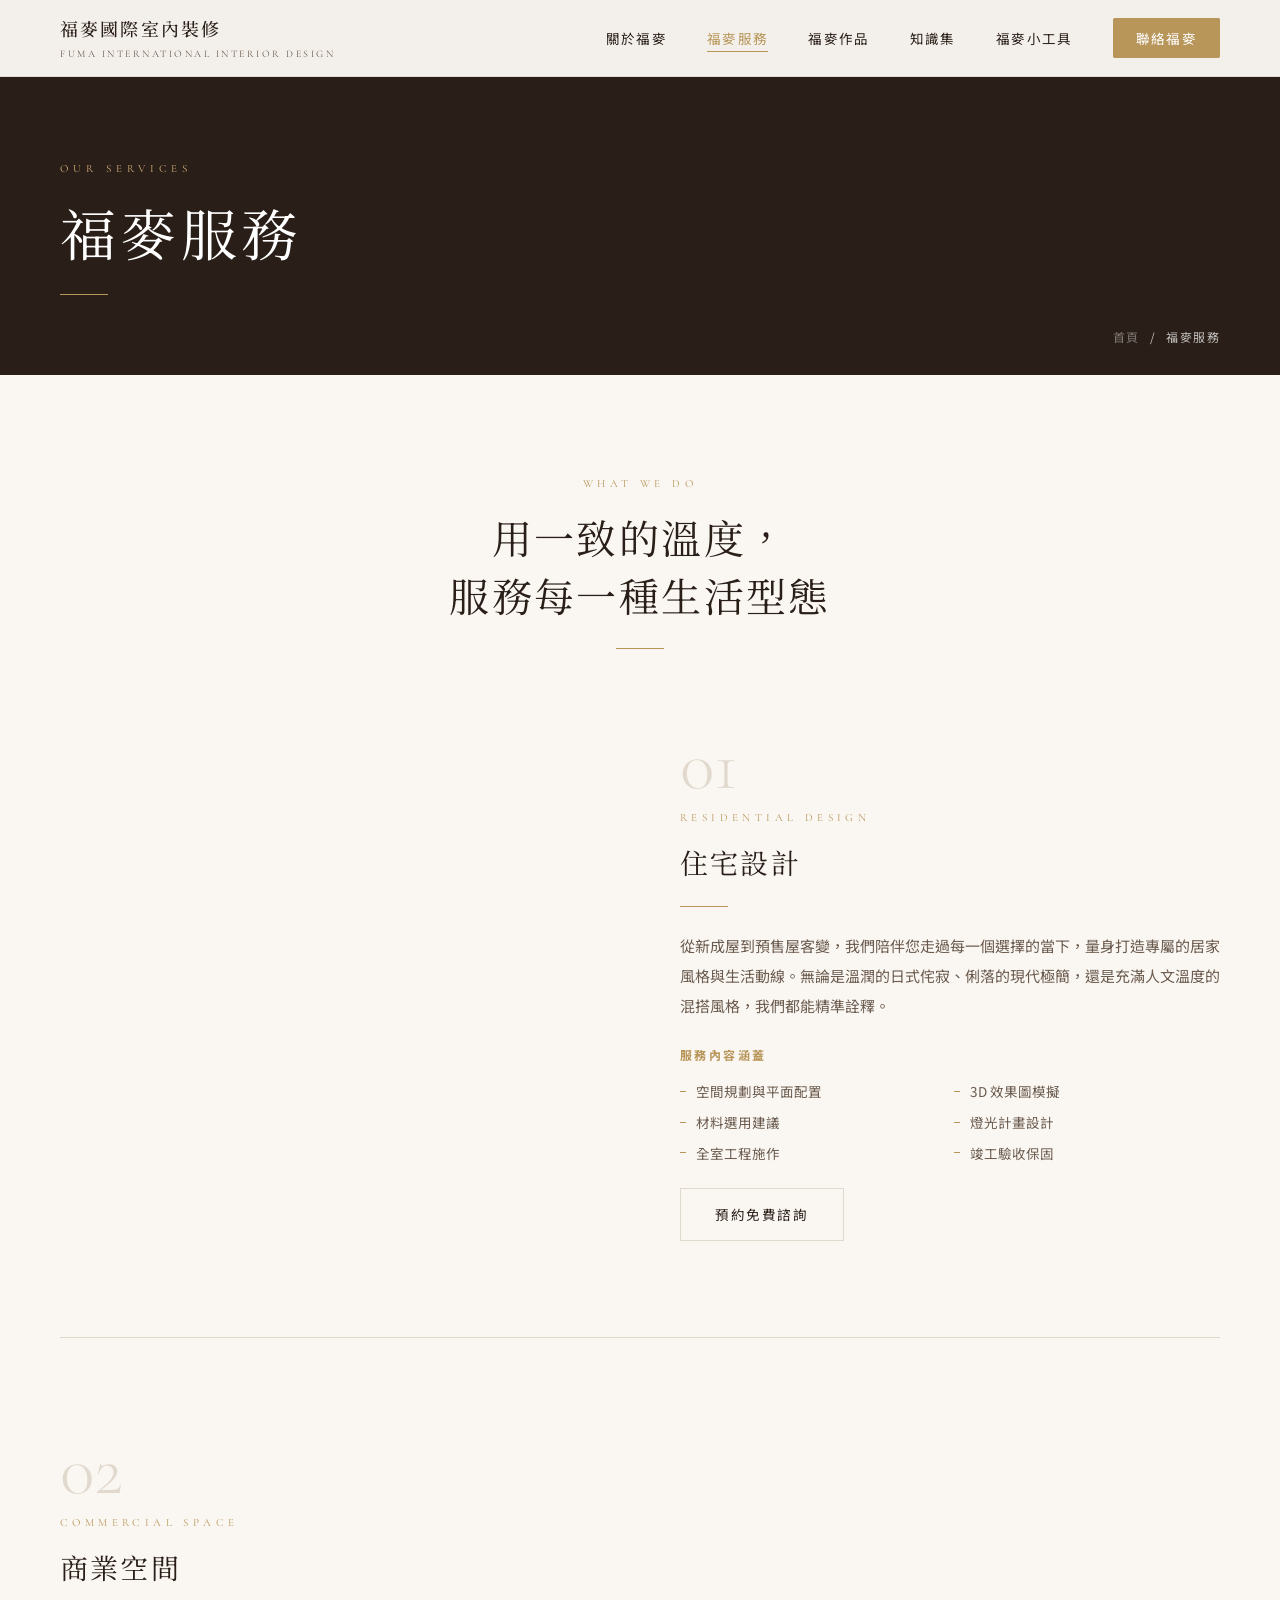
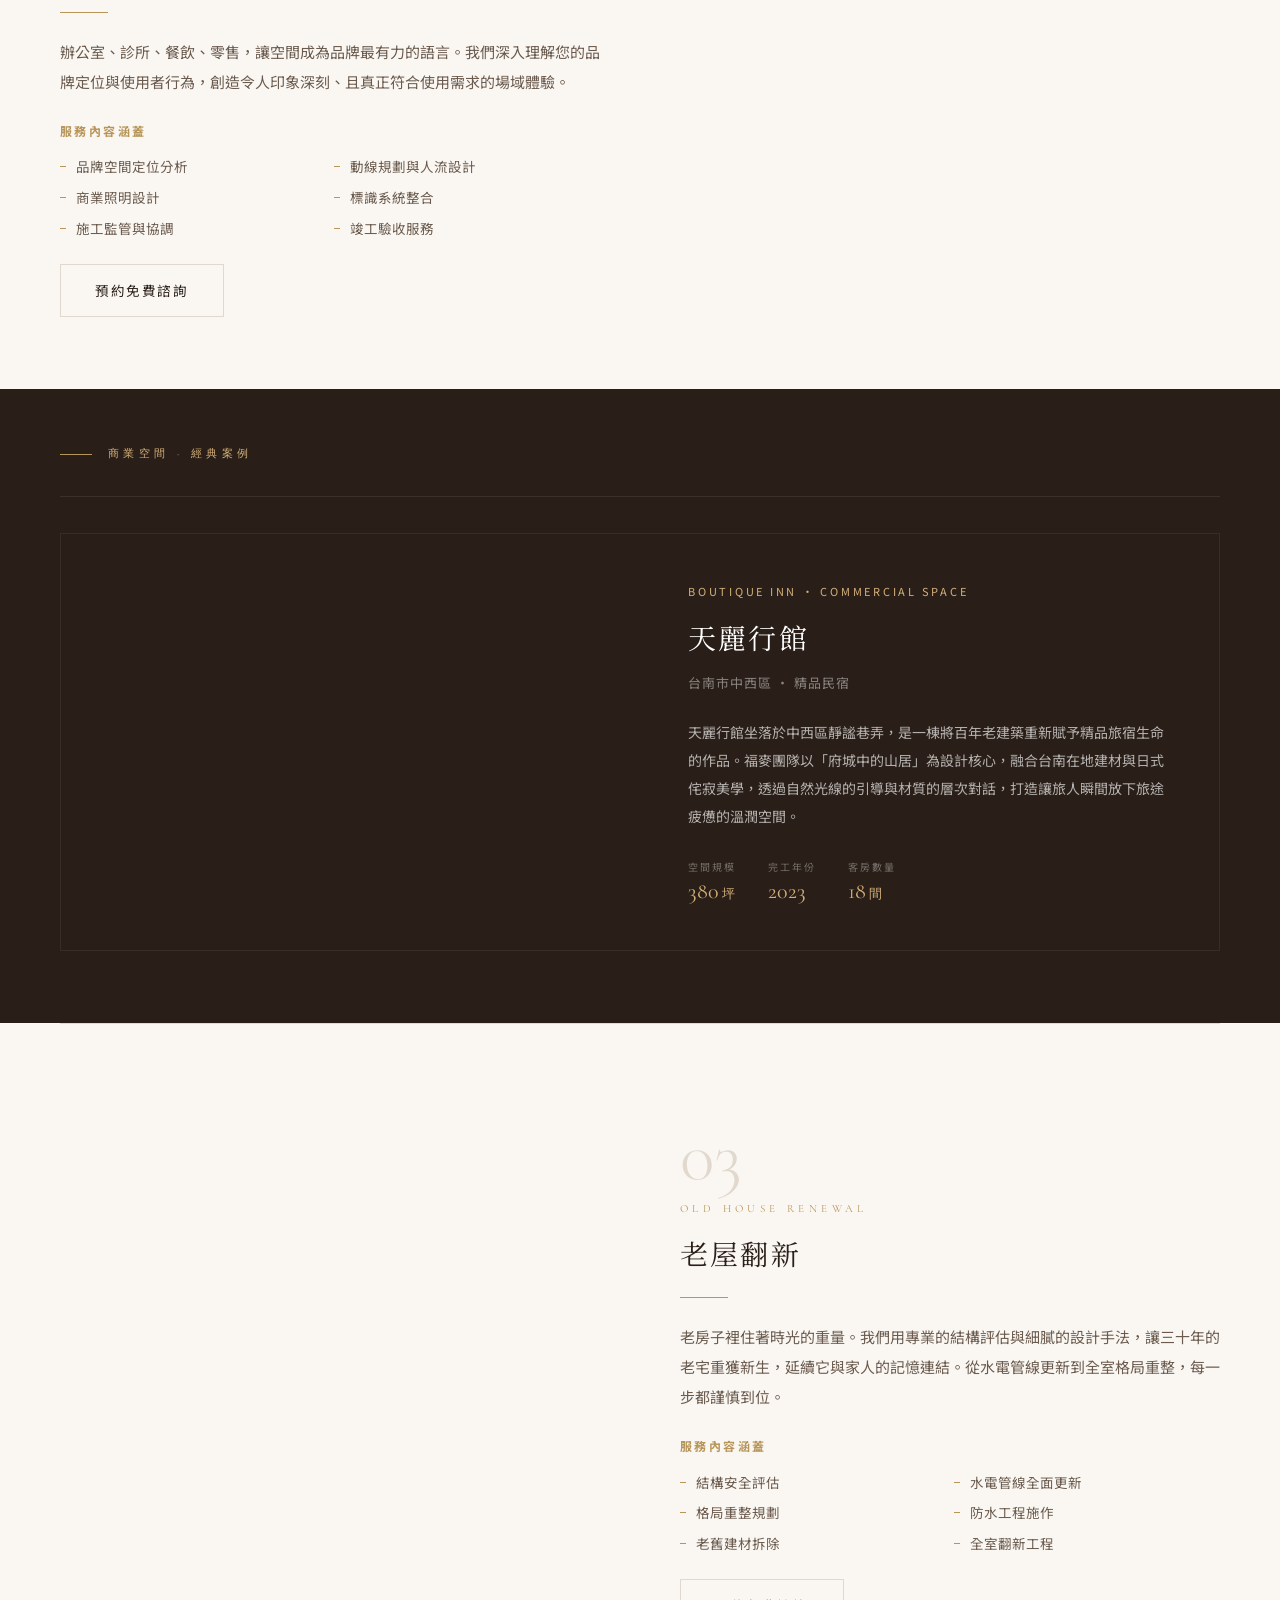
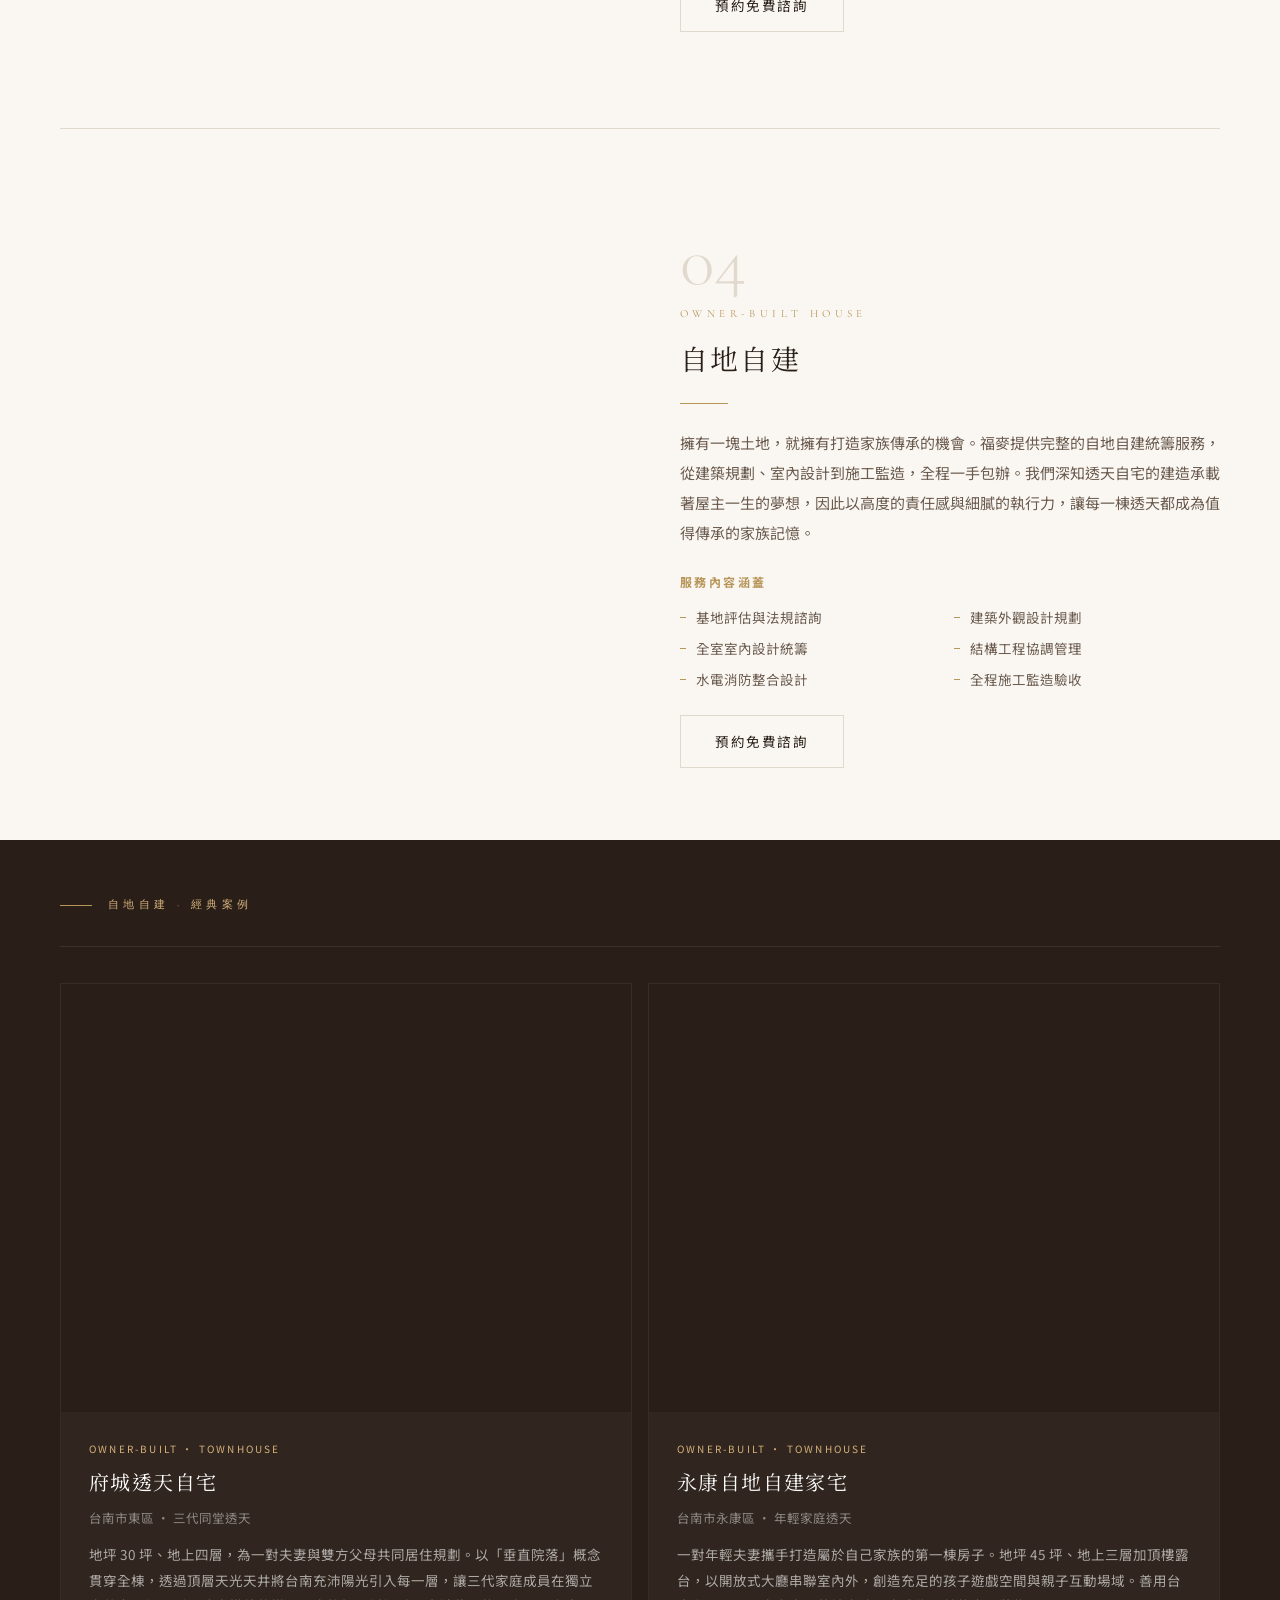
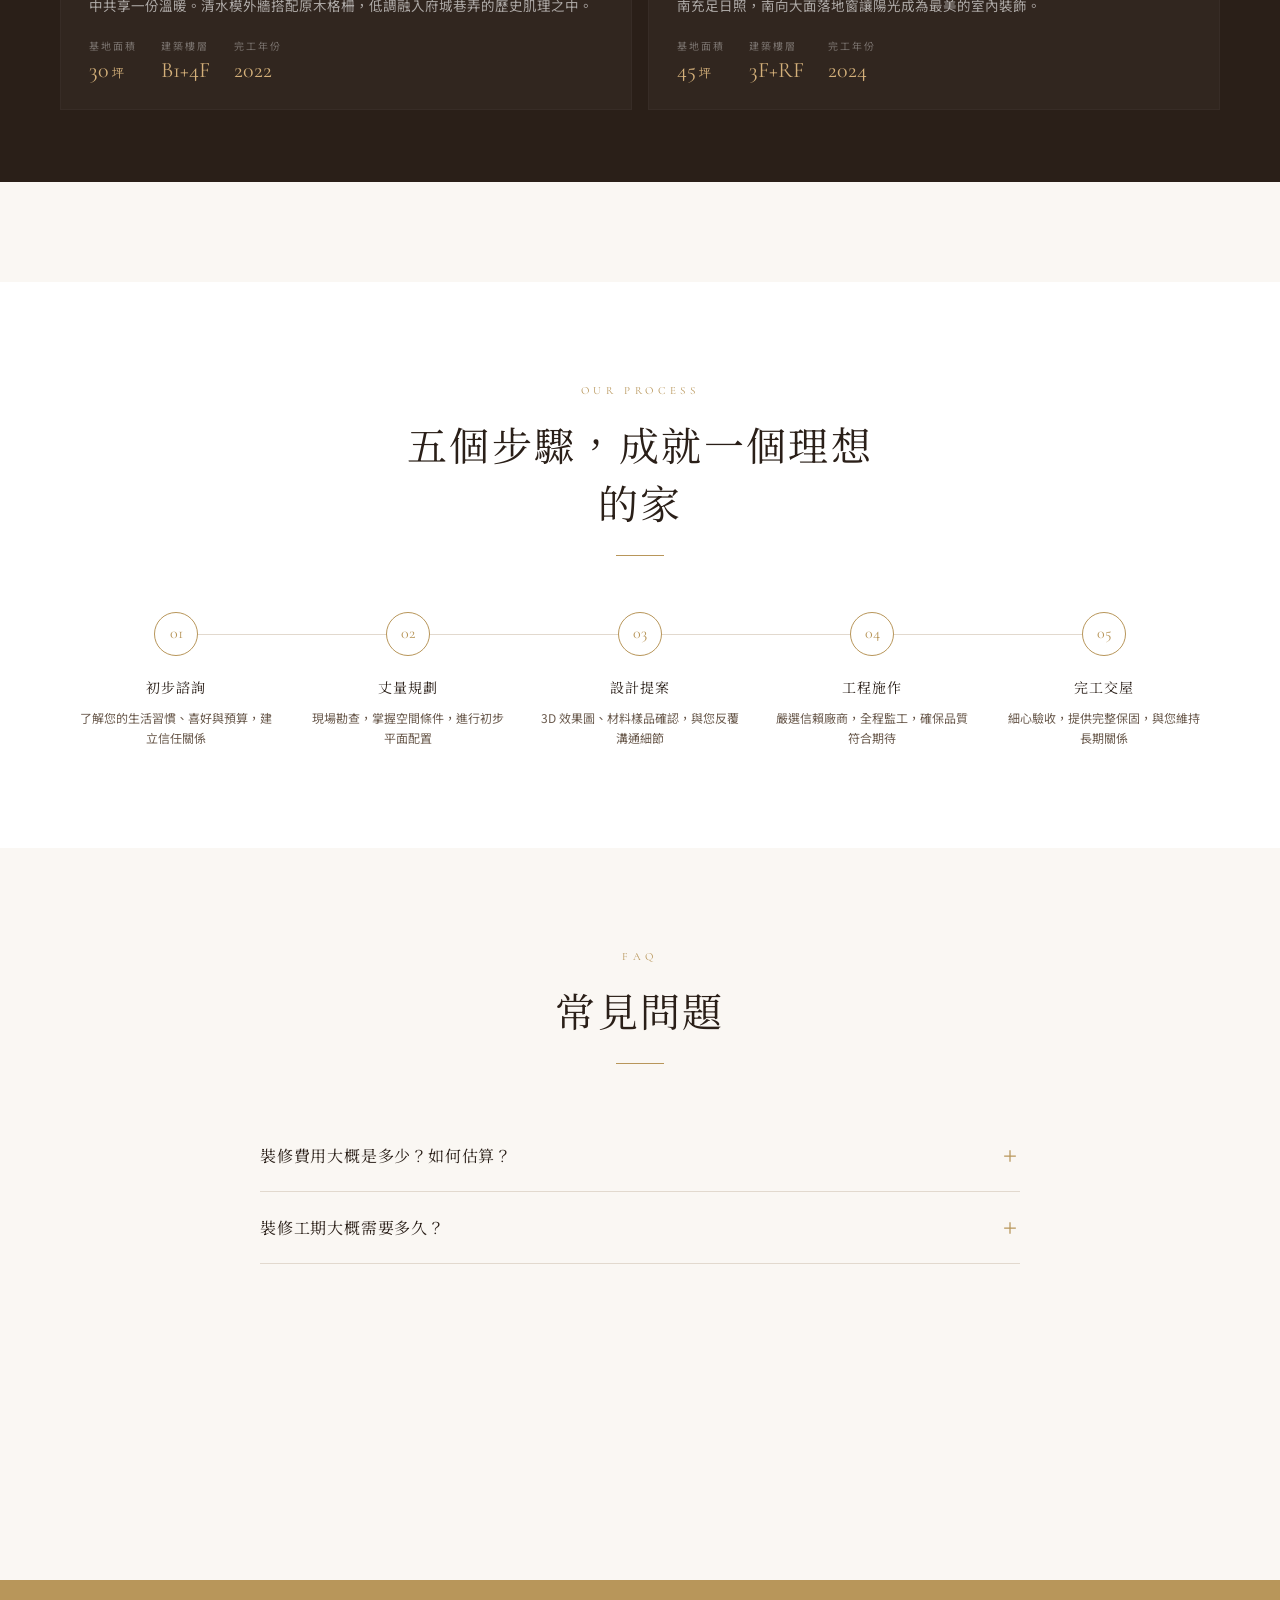
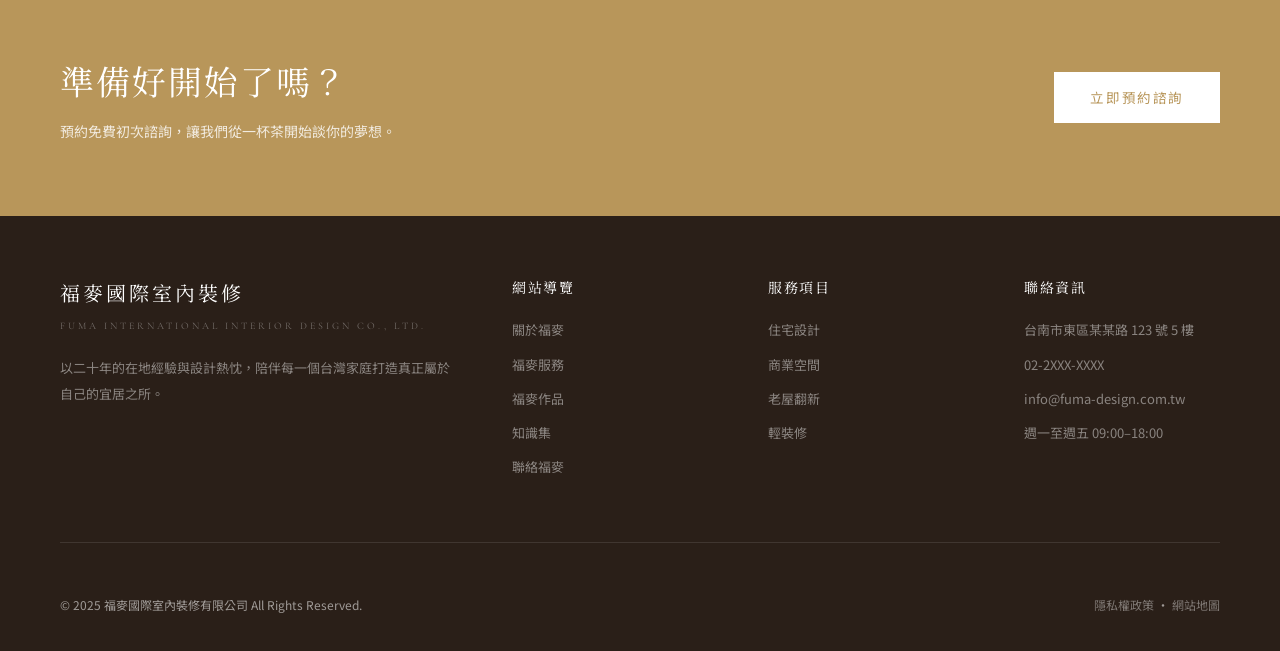
<file: services.html>
<!DOCTYPE html>
<html lang="zh-TW">
<head>
  <meta charset="UTF-8" />
  <meta name="viewport" content="width=device-width, initial-scale=1.0" />
  <title>福麥服務 | 福麥國際室內裝修有限公司</title>
  <link rel="preconnect" href="https://fonts.googleapis.com" />
  <link rel="preconnect" href="https://fonts.gstatic.com" crossorigin />
  <link href="https://fonts.googleapis.com/css2?family=Noto+Serif+TC:wght@300;400;500&family=Noto+Sans+TC:wght@300;400;500&family=Cormorant+Garamond:ital,wght@0,300;0,400;1,300&display=swap" rel="stylesheet" />
  <link rel="stylesheet" href="style.css" />
  <style>
    /* ── Service detail cards ── */
    #service-list { padding: var(--section-pad) 60px; }
    .service-detail {
      display: grid; grid-template-columns: 1fr 1fr; gap: 80px;
      align-items: center; margin-bottom: 96px; padding-bottom: 96px;
      border-bottom: 1px solid var(--border);
    }
    .service-detail:last-child { border-bottom: none; margin-bottom: 0; padding-bottom: 0; }
    /* Service-detail directly before a showcase: remove bottom border & collapse margin */
    .service-detail:has(+ .case-showcase) { border-bottom: none; margin-bottom: 0; padding-bottom: 72px; }
    .service-detail.reverse { direction: rtl; }
    .service-detail.reverse > * { direction: ltr; }
    .service-img {
      aspect-ratio: 4/3; overflow: hidden; position: relative;
    }
    .service-img-bg { width: 100%; height: 100%; transition: transform .6s; }
    .service-img:hover .service-img-bg { transform: scale(1.04); }
    .service-detail:nth-child(1) .service-img-bg { background: url('https://images.unsplash.com/photo-1600607687644-c7171b42498f?w=800&q=80') center/cover; }
    .service-detail:nth-child(2) .service-img-bg { background: url('https://images.unsplash.com/photo-1497366216548-37526070297c?w=800&q=80') center/cover; }
    .service-detail:nth-child(3) .service-img-bg { background: url('https://images.unsplash.com/photo-1600566752355-35792bedcfea?w=800&q=80') center/cover; }
    .service-detail:nth-child(4) .service-img-bg { background: url('https://images.unsplash.com/photo-1524758631624-e2822e304c36?w=800&q=80') center/cover; }
    .service-detail:nth-child(5) .service-img-bg { background: url('https://images.unsplash.com/photo-1600047509807-ba8f99d2cdde?w=800&q=80') center/cover; }

    /* ── Case showcase ── */
    .case-showcase {
      background: var(--bg-dark);
      padding: 56px 60px 72px;
      margin-top: 0;
      margin-left: -60px;
      margin-right: -60px;
    }
    /* Divider before next service section after a showcase */
    .case-showcase + .service-detail {
      padding-top: 96px;
      margin-top: 0;
      border-top: 1px solid var(--border);
    }
    .case-showcase-header {
      display: flex; align-items: center; gap: 16px;
      padding: 0 0 32px; border-bottom: 1px solid rgba(255,255,255,.08); margin-bottom: 36px;
    }
    .case-showcase-header span {
      font-family: 'Cormorant Garamond', serif; font-size: 11px;
      letter-spacing: .4em; text-transform: uppercase; color: var(--gold-light);
    }
    .case-showcase-header::before {
      content: ''; width: 32px; height: 1px; background: var(--gold);
    }
    .case-single {
      display: grid; grid-template-columns: 1fr 1fr; gap: 0; overflow: hidden; border: 1px solid rgba(255,255,255,.06);
    }
    .case-img-wrap { overflow: hidden; }
    .case-img-wrap .cimg {
      width: 100%; height: 100%; min-height: 320px;
      transition: transform .6s ease;
    }
    .case-single:hover .cimg { transform: scale(1.04); }
    .case-body {
      padding: 48px; display: flex; flex-direction: column; justify-content: center;
    }
    .case-cat {
      font-size: 11px; letter-spacing: .25em; color: var(--gold-light);
      text-transform: uppercase; margin-bottom: 14px;
    }
    .case-name {
      font-family: 'Noto Serif TC', serif; font-size: 28px;
      color: var(--white); font-weight: 400; letter-spacing: .08em; margin-bottom: 10px;
    }
    .case-sub { font-size: 13px; color: rgba(255,255,255,.45); margin-bottom: 24px; letter-spacing: .08em; }
    .case-desc { font-size: 14px; color: rgba(255,255,255,.65); line-height: 2; margin-bottom: 28px; }
    .case-specs { display: flex; gap: 32px; flex-wrap: wrap; }
    .spec-item { }
    .spec-label { font-size: 10px; letter-spacing: .2em; color: rgba(255,255,255,.35); margin-bottom: 5px; }
    .spec-val { font-family: 'Cormorant Garamond', serif; font-size: 22px; color: var(--gold-light); line-height: 1; }

    /* ── Dual cases (自地自建) ── */
    .cases-dual {
      display: grid; grid-template-columns: 1fr 1fr; gap: 16px;
    }
    .dual-case { overflow: hidden; position: relative; border: 1px solid rgba(255,255,255,.06); }
    .dual-case .dimg {
      width: 100%; aspect-ratio: 4/3; transition: transform .6s;
    }
    .dual-case:hover .dimg { transform: scale(1.05); }
    .dual-case .dbody { padding: 28px; background: rgba(255,255,255,.03); }
    .dual-case .dcat { font-size: 10px; letter-spacing: .22em; color: var(--gold-light); text-transform: uppercase; margin-bottom: 8px; }
    .dual-case .dname { font-family: 'Noto Serif TC', serif; font-size: 20px; color: var(--white); font-weight: 400; letter-spacing: .07em; margin-bottom: 8px; }
    .dual-case .dsub { font-size: 12.5px; color: rgba(255,255,255,.45); margin-bottom: 14px; }
    .dual-case .ddesc { font-size: 13.5px; color: rgba(255,255,255,.6); line-height: 1.9; }
    .dual-case .dspecs { display: flex; gap: 24px; margin-top: 18px; flex-wrap: wrap; }

    @media (max-width: 900px) {
      .case-showcase { padding: 40px 28px 56px; margin-left: -28px; margin-right: -28px; }
      .case-single { grid-template-columns: 1fr; }
      .case-body { padding: 32px; }
      .cases-dual { grid-template-columns: 1fr; }
    }
    .service-num {
      font-family: 'Cormorant Garamond', serif; font-size: 72px;
      font-weight: 300; color: var(--border); line-height: 1;
      margin-bottom: 8px;
    }
    .service-text h2 { font-family: 'Noto Serif TC', serif; font-size: 28px; font-weight: 400; letter-spacing: .08em; margin-bottom: 20px; }
    .service-text p { font-size: 15px; color: var(--text-light); line-height: 2; margin-bottom: 16px; }
    .service-includes { margin: 24px 0; }
    .service-includes h4 { font-size: 12px; letter-spacing: .2em; color: var(--gold); margin-bottom: 14px; text-transform: uppercase; }
    .service-includes ul { display: grid; grid-template-columns: 1fr 1fr; gap: 8px; }
    .service-includes li { display: flex; align-items: center; gap: 10px; font-size: 13.5px; color: var(--text-light); }
    .service-includes li::before { content: ''; width: 6px; height: 1px; background: var(--gold); flex-shrink: 0; }

    /* ── Process ── */
    #process { padding: var(--section-pad) 60px; background: var(--white); }
    .process-steps { display: grid; grid-template-columns: repeat(5,1fr); position: relative; margin-top: 56px; }
    .process-steps::before { content: ''; position: absolute; top: 22px; left: 10%; right: 10%; height: 1px; background: var(--border); }
    .process-step { text-align: center; padding: 0 16px; }
    .step-circle { width: 44px; height: 44px; border-radius: 50%; border: 1px solid var(--gold); background: var(--white); display: flex; align-items: center; justify-content: center; margin: 0 auto 20px; position: relative; z-index: 1; }
    .step-circle span { font-family: 'Cormorant Garamond', serif; font-size: 16px; color: var(--gold); }
    .step-name { font-family: 'Noto Serif TC', serif; font-size: 14px; letter-spacing: .08em; margin-bottom: 8px; }
    .step-desc { font-size: 12px; color: var(--text-light); line-height: 1.7; }

    /* ── FAQ ── */
    #faq { padding: var(--section-pad) 60px; background: var(--bg); }
    .faq-list { max-width: 760px; margin: 56px auto 0; }
    .faq-item { border-bottom: 1px solid var(--border); }
    .faq-q {
      width: 100%; display: flex; justify-content: space-between; align-items: center;
      padding: 24px 0; font-family: 'Noto Serif TC', serif; font-size: 16px;
      letter-spacing: .05em; cursor: pointer; background: none; border: none;
      text-align: left; color: var(--text);
    }
    .faq-icon { width: 20px; height: 20px; flex-shrink: 0; color: var(--gold); transition: transform .3s; }
    .faq-item.open .faq-icon { transform: rotate(45deg); }
    .faq-a { max-height: 0; overflow: hidden; transition: max-height .4s ease; }
    .faq-item.open .faq-a { max-height: 200px; }
    .faq-a p { padding: 0 0 24px; font-size: 14.5px; color: var(--text-light); line-height: 2; }

    @media (max-width: 1100px) {
      .service-detail { grid-template-columns: 1fr; gap: 40px; }
      .service-detail.reverse { direction: ltr; }
    }
    @media (max-width: 900px) {
      #service-list, #process, #faq { padding-left: 28px; padding-right: 28px; }
      .process-steps { grid-template-columns: repeat(3,1fr); }
      .process-steps::before { display: none; }
      .service-includes ul { grid-template-columns: 1fr; }
    }
    @media (max-width: 600px) {
      .process-steps { grid-template-columns: 1fr 1fr; }
    }
  </style>
</head>
<body>
  <nav id="navbar" class="inner-nav">
    <a href="index.html" class="nav-logo"><span class="logo-cn">福麥國際室內裝修</span><span class="logo-en">Fuma International Interior Design</span></a>
    <ul class="nav-links">
      <li><a href="about.html">關於福麥</a></li>
      <li><a href="services.html">福麥服務</a></li>
      <li><a href="portfolio.html">福麥作品</a></li>
      <li><a href="knowledge.html">知識集</a></li>
      <li><a href="tianli-line-demo.html">福麥小工具</a></li>
      <li><a href="contact.html" class="nav-contact-btn">聯絡福麥</a></li>
    </ul>
    <div class="hamburger" onclick="toggleMenu()"><span></span><span></span><span></span></div>
  </nav>
  <div class="mobile-menu" id="mobileMenu">
    <button class="mobile-close" onclick="toggleMenu()">✕</button>
    <a href="about.html" onclick="toggleMenu()">關於福麥</a>
    <a href="services.html" onclick="toggleMenu()">福麥服務</a>
    <a href="portfolio.html" onclick="toggleMenu()">福麥作品</a>
    <a href="knowledge.html" onclick="toggleMenu()">知識集</a>
    <a href="tianli-line-demo.html" onclick="toggleMenu()">福麥小工具</a>
    <a href="contact.html" onclick="toggleMenu()">聯絡福麥</a>
  </div>

  <div class="page-hero">
    <div class="page-hero-inner">
      <span class="page-hero-en">Our Services</span>
      <h1 class="page-hero-title">福麥服務</h1>
      <div class="page-hero-line"></div>
    </div>
    <div class="breadcrumb"><a href="index.html">首頁</a> <span>/</span> <span>福麥服務</span></div>
  </div>

  <!-- 服務項目 -->
  <section id="service-list">
    <div class="section-header reveal" style="text-align:center; max-width:560px; margin:0 auto 80px;">
      <span class="section-en">What We Do</span>
      <h2 class="section-title">用一致的溫度，<br>服務每一種生活型態</h2>
      <div class="divider-line" style="margin:24px auto 0;"></div>
    </div>

    <!-- 01 住宅設計 -->
    <div class="service-detail">
      <div class="service-img reveal"><div class="service-img-bg"></div></div>
      <div class="service-text">
        <div class="service-num reveal">01</div>
        <div class="section-header reveal" style="margin-bottom:0;">
          <span class="section-en">Residential Design</span>
          <h2 class="section-title" style="font-size:28px;">住宅設計</h2>
          <div class="divider-line"></div>
        </div>
        <p class="reveal" style="margin-top:24px;">從新成屋到預售屋客變，我們陪伴您走過每一個選擇的當下，量身打造專屬的居家風格與生活動線。無論是溫潤的日式侘寂、俐落的現代極簡，還是充滿人文溫度的混搭風格，我們都能精準詮釋。</p>
        <div class="service-includes reveal">
          <h4>服務內容涵蓋</h4>
          <ul>
            <li>空間規劃與平面配置</li><li>3D 效果圖模擬</li>
            <li>材料選用建議</li><li>燈光計畫設計</li>
            <li>全室工程施作</li><li>竣工驗收保固</li>
          </ul>
        </div>
        <a href="contact.html" class="btn-outline-dark reveal">預約免費諮詢</a>
      </div>
    </div>

    <!-- 02 商業空間 -->
    <div class="service-detail reverse" style="border-bottom:none; margin-bottom:0; padding-bottom:72px;">
      <div class="service-img reveal"><div class="service-img-bg"></div></div>
      <div class="service-text">
        <div class="service-num reveal">02</div>
        <div class="section-header reveal" style="margin-bottom:0;">
          <span class="section-en">Commercial Space</span>
          <h2 class="section-title" style="font-size:28px;">商業空間</h2>
          <div class="divider-line"></div>
        </div>
        <p class="reveal" style="margin-top:24px;">辦公室、診所、餐飲、零售，讓空間成為品牌最有力的語言。我們深入理解您的品牌定位與使用者行為，創造令人印象深刻、且真正符合使用需求的場域體驗。</p>
        <div class="service-includes reveal">
          <h4>服務內容涵蓋</h4>
          <ul>
            <li>品牌空間定位分析</li><li>動線規劃與人流設計</li>
            <li>商業照明設計</li><li>標識系統整合</li>
            <li>施工監管與協調</li><li>竣工驗收服務</li>
          </ul>
        </div>
        <a href="contact.html" class="btn-outline-dark reveal">預約免費諮詢</a>
      </div>
    </div>

    <!-- 天麗行館 case -->
    <div class="case-showcase reveal">
      <div class="case-showcase-header"><span>商業空間 · 經典案例</span></div>
      <div class="case-single">
        <div class="case-img-wrap">
          <div class="cimg" style="background: url('https://images.unsplash.com/photo-1542314831-068cd1dbfeeb?w=900&q=80') center/cover;"></div>
        </div>
        <div class="case-body">
          <div class="case-cat">Boutique Inn · Commercial Space</div>
          <div class="case-name">天麗行館</div>
          <div class="case-sub">台南市中西區 · 精品民宿</div>
          <p class="case-desc">天麗行館坐落於中西區靜謐巷弄，是一棟將百年老建築重新賦予精品旅宿生命的作品。福麥團隊以「府城中的山居」為設計核心，融合台南在地建材與日式侘寂美學，透過自然光線的引導與材質的層次對話，打造讓旅人瞬間放下旅途疲憊的溫潤空間。</p>
          <div class="case-specs">
            <div class="spec-item"><div class="spec-label">空間規模</div><div class="spec-val">380<small style="font-size:13px;"> 坪</small></div></div>
            <div class="spec-item"><div class="spec-label">完工年份</div><div class="spec-val">2023</div></div>
            <div class="spec-item"><div class="spec-label">客房數量</div><div class="spec-val">18<small style="font-size:13px;"> 間</small></div></div>
          </div>
        </div>
      </div>
    </div>

    <!-- 03 老屋翻新 -->
    <div class="service-detail">
      <div class="service-img reveal"><div class="service-img-bg"></div></div>
      <div class="service-text">
        <div class="service-num reveal">03</div>
        <div class="section-header reveal" style="margin-bottom:0;">
          <span class="section-en">Old House Renewal</span>
          <h2 class="section-title" style="font-size:28px;">老屋翻新</h2>
          <div class="divider-line"></div>
        </div>
        <p class="reveal" style="margin-top:24px;">老房子裡住著時光的重量。我們用專業的結構評估與細膩的設計手法，讓三十年的老宅重獲新生，延續它與家人的記憶連結。從水電管線更新到全室格局重整，每一步都謹慎到位。</p>
        <div class="service-includes reveal">
          <h4>服務內容涵蓋</h4>
          <ul>
            <li>結構安全評估</li><li>水電管線全面更新</li>
            <li>格局重整規劃</li><li>防水工程施作</li>
            <li>老舊建材拆除</li><li>全室翻新工程</li>
          </ul>
        </div>
        <a href="contact.html" class="btn-outline-dark reveal">預約免費諮詢</a>
      </div>
    </div>

    <!-- 04 自地自建 -->
    <div class="service-detail" id="zidizijian" style="border-bottom:none; margin-bottom:0; padding-bottom:72px;">
      <div class="service-img reveal"><div class="service-img-bg"></div></div>
      <div class="service-text">
        <div class="service-num reveal">04</div>
        <div class="section-header reveal" style="margin-bottom:0;">
          <span class="section-en">Owner-Built House</span>
          <h2 class="section-title" style="font-size:28px;">自地自建</h2>
          <div class="divider-line"></div>
        </div>
        <p class="reveal" style="margin-top:24px;">擁有一塊土地，就擁有打造家族傳承的機會。福麥提供完整的自地自建統籌服務，從建築規劃、室內設計到施工監造，全程一手包辦。我們深知透天自宅的建造承載著屋主一生的夢想，因此以高度的責任感與細膩的執行力，讓每一棟透天都成為值得傳承的家族記憶。</p>
        <div class="service-includes reveal">
          <h4>服務內容涵蓋</h4>
          <ul>
            <li>基地評估與法規諮詢</li><li>建築外觀設計規劃</li>
            <li>全室室內設計統籌</li><li>結構工程協調管理</li>
            <li>水電消防整合設計</li><li>全程施工監造驗收</li>
          </ul>
        </div>
        <a href="contact.html" class="btn-outline-dark reveal">預約免費諮詢</a>
      </div>
    </div>

    <!-- 自地自建 兩棟透天案例 -->
    <div class="case-showcase reveal">
      <div class="case-showcase-header"><span>自地自建 · 經典案例</span></div>
      <div class="cases-dual">
        <!-- 透天 1 -->
        <div class="dual-case">
          <div class="dimg" style="background: url('https://images.unsplash.com/photo-1600047509807-ba8f99d2cdde?w=800&q=80') center/cover;"></div>
          <div class="dbody">
            <div class="dcat">Owner-Built · Townhouse</div>
            <div class="dname">府城透天自宅</div>
            <div class="dsub">台南市東區 · 三代同堂透天</div>
            <p class="ddesc">地坪 30 坪、地上四層，為一對夫妻與雙方父母共同居住規劃。以「垂直院落」概念貫穿全棟，透過頂層天光天井將台南充沛陽光引入每一層，讓三代家庭成員在獨立中共享一份溫暖。清水模外牆搭配原木格柵，低調融入府城巷弄的歷史肌理之中。</p>
            <div class="dspecs">
              <div class="spec-item"><div class="spec-label">基地面積</div><div class="spec-val">30<small style="font-size:12px;"> 坪</small></div></div>
              <div class="spec-item"><div class="spec-label">建築樓層</div><div class="spec-val">B1+4F</div></div>
              <div class="spec-item"><div class="spec-label">完工年份</div><div class="spec-val">2022</div></div>
            </div>
          </div>
        </div>
        <!-- 透天 2 -->
        <div class="dual-case">
          <div class="dimg" style="background: url('https://images.unsplash.com/photo-1583847268964-b28dc8f51f92?w=800&q=80') center/cover;"></div>
          <div class="dbody">
            <div class="dcat">Owner-Built · Townhouse</div>
            <div class="dname">永康自地自建家宅</div>
            <div class="dsub">台南市永康區 · 年輕家庭透天</div>
            <p class="ddesc">一對年輕夫妻攜手打造屬於自己家族的第一棟房子。地坪 45 坪、地上三層加頂樓露台，以開放式大廳串聯室內外，創造充足的孩子遊戲空間與親子互動場域。善用台南充足日照，南向大面落地窗讓陽光成為最美的室內裝飾。</p>
            <div class="dspecs">
              <div class="spec-item"><div class="spec-label">基地面積</div><div class="spec-val">45<small style="font-size:12px;"> 坪</small></div></div>
              <div class="spec-item"><div class="spec-label">建築樓層</div><div class="spec-val">3F+RF</div></div>
              <div class="spec-item"><div class="spec-label">完工年份</div><div class="spec-val">2024</div></div>
            </div>
          </div>
        </div>
      </div>
    </div>

  </section>

  <!-- 設計流程 -->
  <section id="process">
    <div class="section-header reveal" style="text-align:center; max-width:480px; margin:0 auto 0;">
      <span class="section-en">Our Process</span>
      <h2 class="section-title">五個步驟，成就一個理想的家</h2>
      <div class="divider-line" style="margin:24px auto 0;"></div>
    </div>
    <div class="process-steps">
      <div class="process-step reveal"><div class="step-circle"><span>01</span></div><div class="step-name">初步諮詢</div><div class="step-desc">了解您的生活習慣、喜好與預算，建立信任關係</div></div>
      <div class="process-step reveal"><div class="step-circle"><span>02</span></div><div class="step-name">丈量規劃</div><div class="step-desc">現場勘查，掌握空間條件，進行初步平面配置</div></div>
      <div class="process-step reveal"><div class="step-circle"><span>03</span></div><div class="step-name">設計提案</div><div class="step-desc">3D 效果圖、材料樣品確認，與您反覆溝通細節</div></div>
      <div class="process-step reveal"><div class="step-circle"><span>04</span></div><div class="step-name">工程施作</div><div class="step-desc">嚴選信賴廠商，全程監工，確保品質符合期待</div></div>
      <div class="process-step reveal"><div class="step-circle"><span>05</span></div><div class="step-name">完工交屋</div><div class="step-desc">細心驗收，提供完整保固，與您維持長期關係</div></div>
    </div>
  </section>

  <!-- FAQ -->
  <section id="faq">
    <div class="section-header reveal" style="text-align:center; max-width:480px; margin:0 auto 0;">
      <span class="section-en">FAQ</span>
      <h2 class="section-title">常見問題</h2>
      <div class="divider-line" style="margin:24px auto 0;"></div>
    </div>
    <div class="faq-list">
      <div class="faq-item reveal"><button class="faq-q">裝修費用大概是多少？如何估算？<svg class="faq-icon" viewBox="0 0 24 24" fill="none" stroke="currentColor" stroke-width="1.5"><path d="M12 5v14M5 12h14"/></svg></button><div class="faq-a"><p>裝修費用因空間大小、設計風格、材料選用而差異甚大。一般住宅裝修每坪約 NT$6–18 萬不等。我們建議先透過免費初次諮詢，讓設計師了解您的需求後，再提供較精確的估價範圍。</p></div></div>
      <div class="faq-item reveal"><button class="faq-q">裝修工期大概需要多久？<svg class="faq-icon" viewBox="0 0 24 24" fill="none" stroke="currentColor" stroke-width="1.5"><path d="M12 5v14M5 12h14"/></svg></button><div class="faq-a"><p>30 坪住宅全室裝修通常需要 10–14 週，老屋翻新因涉及水電管線更新可能延長至 16–20 週。設計提案與確認階段另需 4–6 週。我們會在合約中明訂工期，並全程追蹤進度。</p></div></div>
      <div class="faq-item reveal"><button class="faq-q">可以只做局部裝修嗎？<svg class="faq-icon" viewBox="0 0 24 24" fill="none" stroke="currentColor" stroke-width="1.5"><path d="M12 5v14M5 12h14"/></svg></button><div class="faq-a"><p>當然可以。我們提供局部輕裝修服務，例如廚房更新、浴室翻新、臥室改造等單一區域的設計與施作。即使是小範圍改造，我們同樣全程把關品質。</p></div></div>
      <div class="faq-item reveal"><button class="faq-q">保固服務的範圍與期限是什麼？<svg class="faq-icon" viewBox="0 0 24 24" fill="none" stroke="currentColor" stroke-width="1.5"><path d="M12 5v14M5 12h14"/></svg></button><div class="faq-a"><p>福麥提供完工後一年的工程保固，針對因施工品質產生的瑕疵，免費提供維修服務。特殊工項（如防水工程）另有獨立保固條款，詳情請於諮詢時詢問設計師。</p></div></div>
      <div class="faq-item reveal"><button class="faq-q">我可以自己購買部分材料或家具嗎？<svg class="faq-icon" viewBox="0 0 24 24" fill="none" stroke="currentColor" stroke-width="1.5"><path d="M12 5v14M5 12h14"/></svg></button><div class="faq-a"><p>可以。我們尊重屋主的選擇，歡迎自行採購喜愛的品牌材料或家具。設計師會協助確認規格相容性，確保整體設計的一致性不受影響。</p></div></div>
    </div>
  </section>

  <div class="cta-strip reveal">
    <div class="cta-strip-text"><h2>準備好開始了嗎？</h2><p>預約免費初次諮詢，讓我們從一杯茶開始談你的夢想。</p></div>
    <a href="contact.html" class="btn-white">立即預約諮詢</a>
  </div>

  <footer id="footer">
    <div class="footer-top">
      <div class="footer-brand"><div class="footer-logo">福麥國際室內裝修</div><div class="footer-logo-en">Fuma International Interior Design Co., Ltd.</div><p>以二十年的在地經驗與設計熱忱，陪伴每一個台灣家庭打造真正屬於自己的宜居之所。</p></div>
      <div class="footer-col"><h4>網站導覽</h4><a href="about.html">關於福麥</a><a href="services.html">福麥服務</a><a href="portfolio.html">福麥作品</a><a href="knowledge.html">知識集</a><a href="contact.html">聯絡福麥</a></div>
      <div class="footer-col"><h4>服務項目</h4><a href="services.html">住宅設計</a><a href="services.html">商業空間</a><a href="services.html">老屋翻新</a><a href="services.html">輕裝修</a></div>
      <div class="footer-col"><h4>聯絡資訊</h4><a href="contact.html">台南市東區某某路 123 號 5 樓</a><a href="tel:0222XXXXXXX">02-2XXX-XXXX</a><a href="mailto:info@fuma-design.com.tw">info@fuma-design.com.tw</a><a href="#">週一至週五 09:00–18:00</a></div>
    </div>
    <div class="footer-bottom"><span>© 2025 福麥國際室內裝修有限公司 All Rights Reserved.</span><span><a href="#">隱私權政策</a> · <a href="#">網站地圖</a></span></div>
  </footer>
  <div id="back-top"><svg width="18" height="18" viewBox="0 0 18 18" fill="none"><path d="M9 14V4M4 9l5-5 5 5" stroke="currentColor" stroke-width="1.6" stroke-linecap="round"/></svg></div>
  <script src="main.js"></script>
  <script>
    document.querySelectorAll('.faq-q').forEach(btn => {
      btn.addEventListener('click', () => {
        const item = btn.parentElement;
        const isOpen = item.classList.contains('open');
        document.querySelectorAll('.faq-item').forEach(i => i.classList.remove('open'));
        if (!isOpen) item.classList.add('open');
      });
    });
  </script>
</body>
</html>
</file>
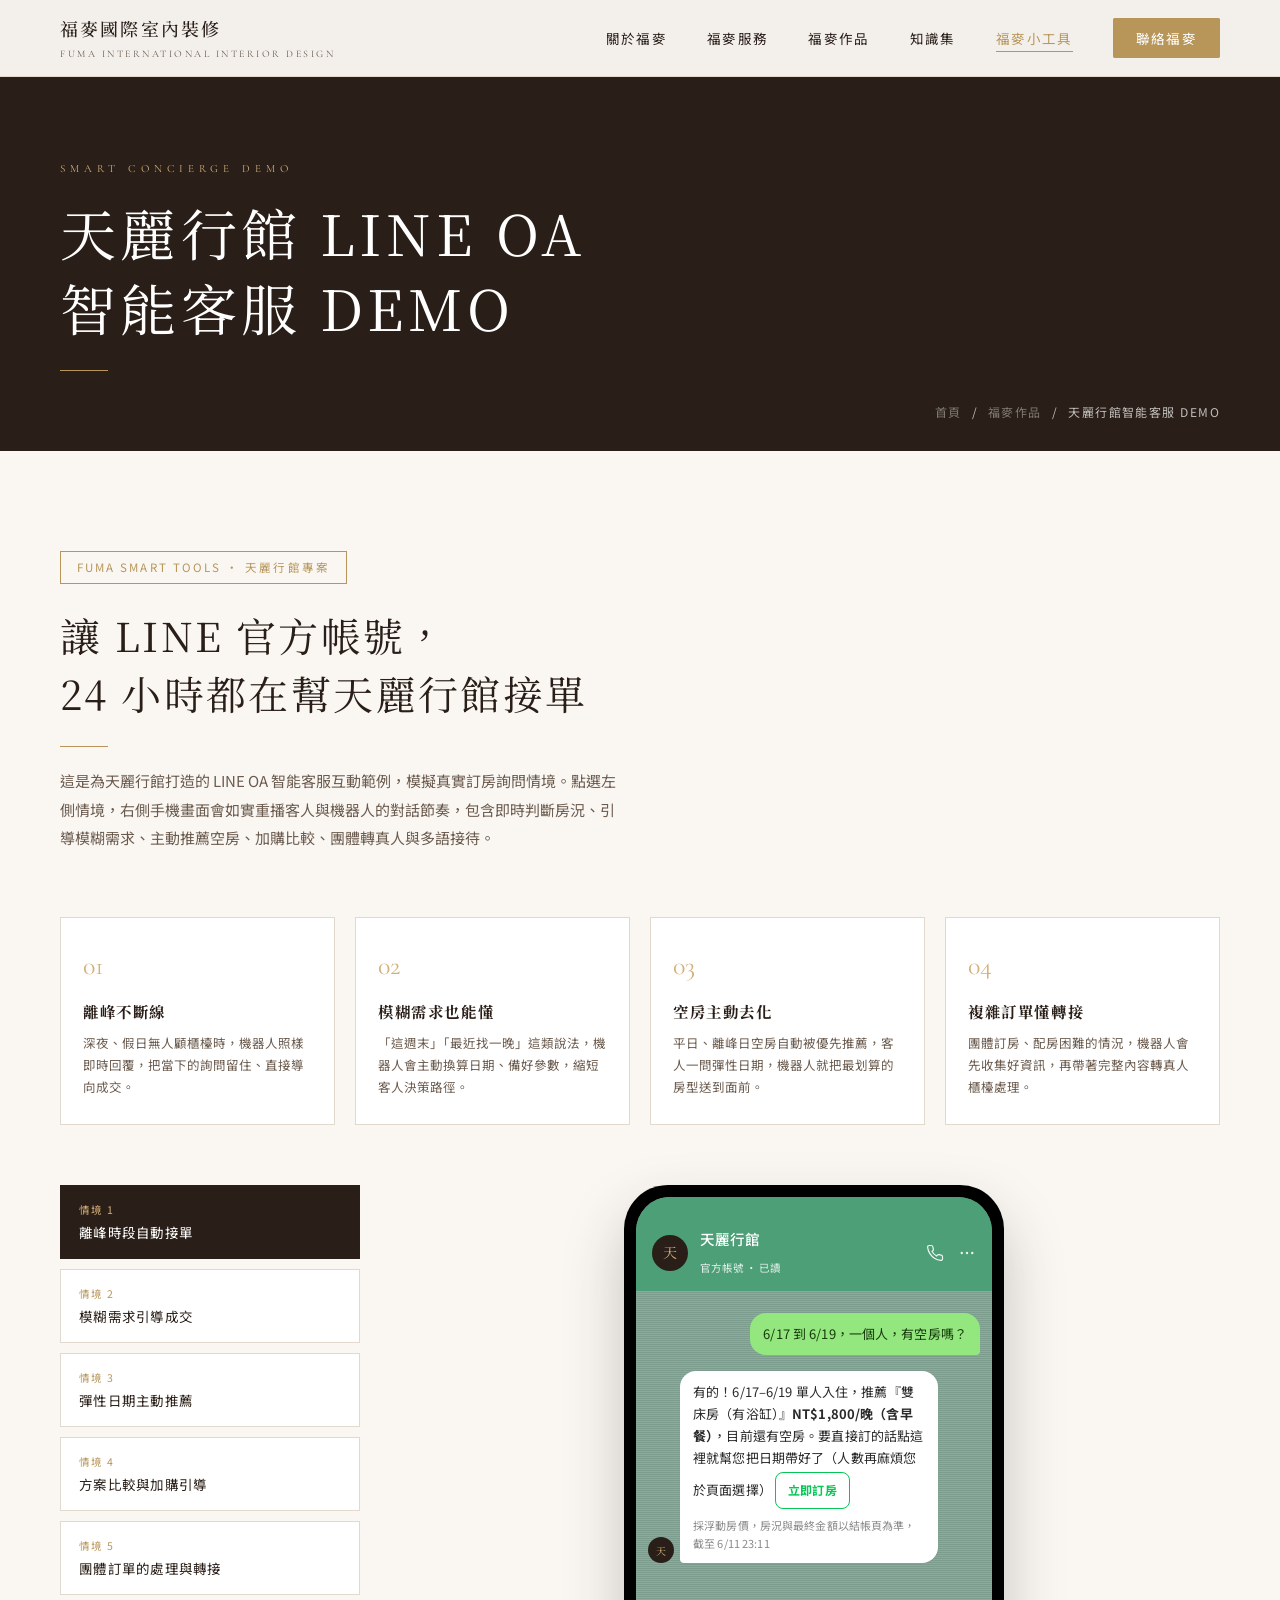
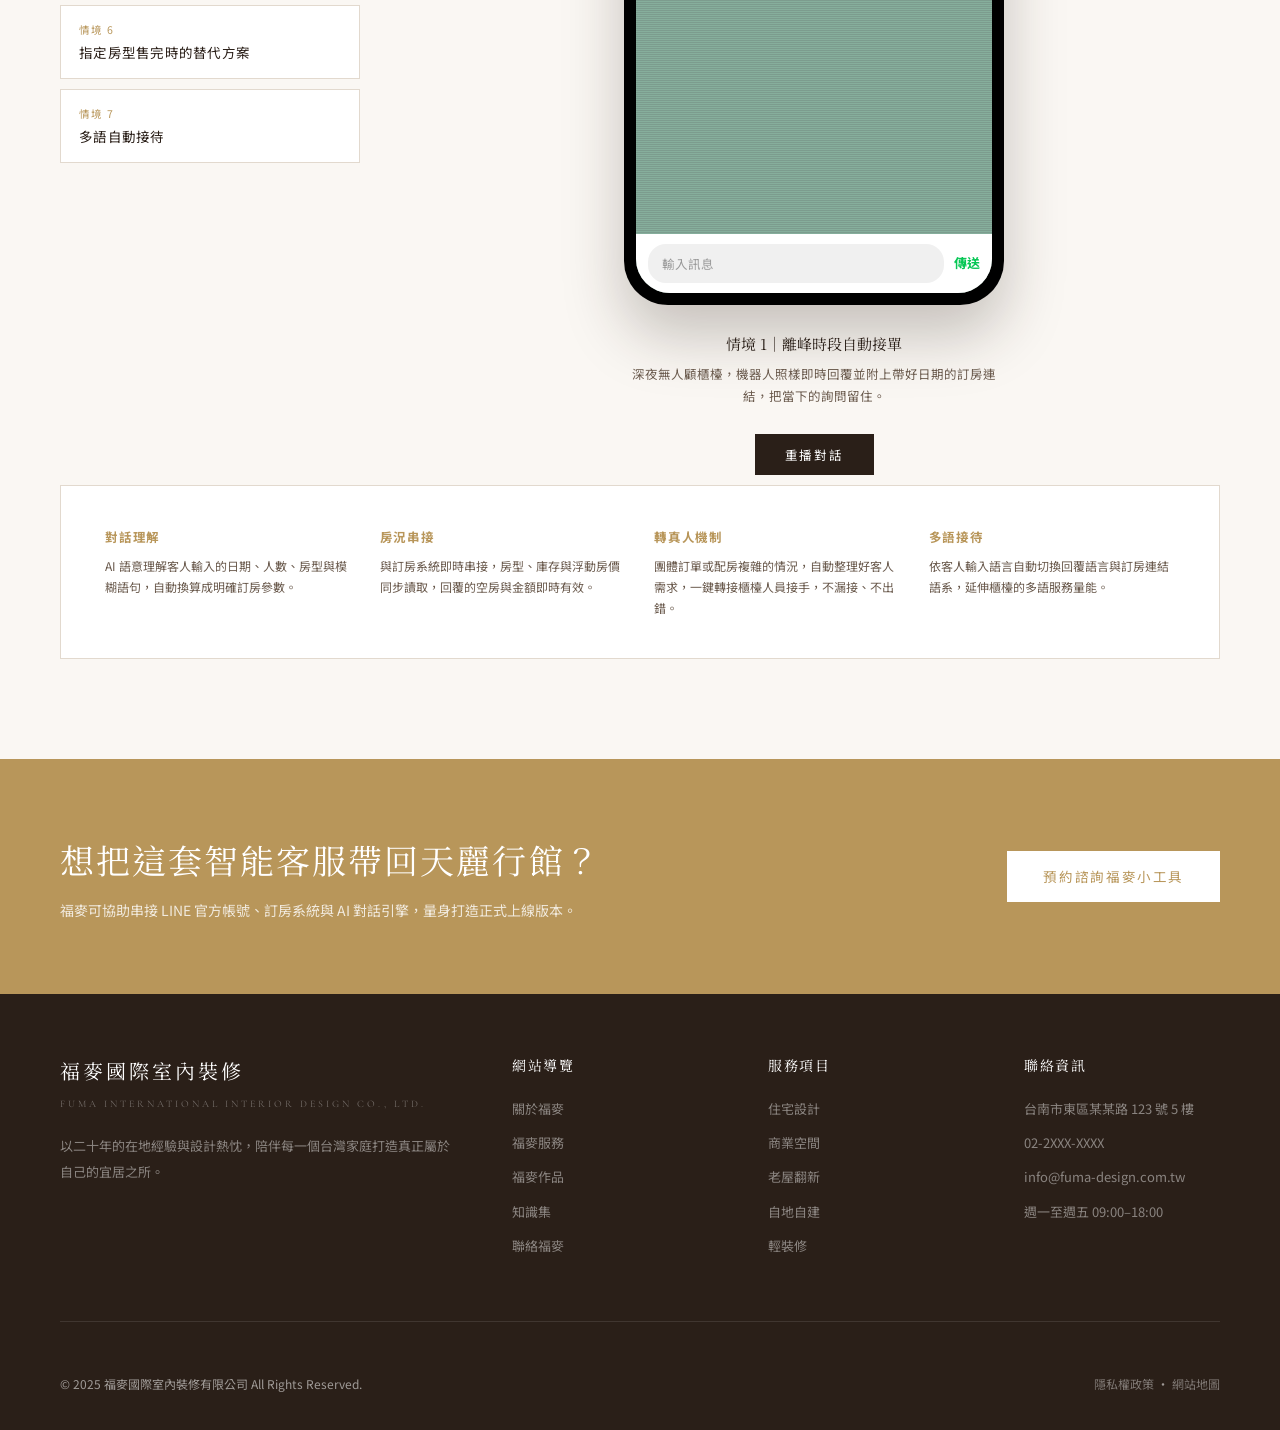
<file: tianli-line-demo.html>
<!DOCTYPE html>
<html lang="zh-TW">
<head>
  <meta charset="UTF-8" />
  <meta name="viewport" content="width=device-width, initial-scale=1.0" />
  <title>天麗行館 LINE OA 智能客服 DEMO | 福麥小工具</title>
  <meta name="description" content="福麥小工具 — 為天麗行館打造的 LINE 官方帳號智能客服互動 DEMO，涵蓋離峰接單、模糊需求引導、彈性日期推薦、加購升等、團體轉接、缺房替代方案與多語接待等情境。" />
  <link rel="preconnect" href="https://fonts.googleapis.com" />
  <link rel="preconnect" href="https://fonts.gstatic.com" crossorigin />
  <link href="https://fonts.googleapis.com/css2?family=Noto+Serif+TC:wght@300;400;500;600&family=Noto+Sans+TC:wght@300;400;500;700&family=Cormorant+Garamond:ital,wght@0,300;0,400;1,300&display=swap" rel="stylesheet" />
  <link rel="stylesheet" href="style.css" />
  <style>
    /* ── Intro ── */
    #demo-intro { padding: var(--section-pad) 60px 40px; }
    .demo-badge {
      display: inline-block; padding: 6px 16px; border: 1px solid var(--gold);
      color: var(--gold); font-size: 11.5px; letter-spacing: .18em; text-transform: uppercase;
      margin-bottom: 22px;
    }
    .demo-points {
      display: grid; grid-template-columns: repeat(4, 1fr); gap: 20px; margin-top: 56px;
    }
    .demo-point {
      border: 1px solid var(--border); padding: 26px 22px; background: var(--white);
    }
    .demo-point .num {
      font-family: 'Cormorant Garamond', serif; font-size: 26px; color: var(--gold-light); margin-bottom: 10px;
    }
    .demo-point h4 { font-family: 'Noto Serif TC', serif; font-size: 15.5px; margin-bottom: 8px; letter-spacing: .04em; }
    .demo-point p { font-size: 12.5px; color: var(--text-light); line-height: 1.75; }

    /* ── Demo stage ── */
    #demo-stage { padding: 20px 60px var(--section-pad); }
    .stage-wrap {
      display: grid; grid-template-columns: 300px 1fr; gap: 48px; align-items: start;
    }

    /* Scenario list */
    .scenario-list { display: flex; flex-direction: column; gap: 10px; position: sticky; top: 100px; }
    .scenario-btn {
      text-align: left; padding: 16px 18px; background: var(--white);
      border: 1px solid var(--border); cursor: pointer; transition: all .25s;
      font-family: 'Noto Sans TC', sans-serif;
    }
    .scenario-btn .s-tag { font-size: 10.5px; letter-spacing: .14em; color: var(--gold); text-transform: uppercase; }
    .scenario-btn .s-title { font-size: 13.5px; margin-top: 5px; color: var(--text); letter-spacing: .02em; }
    .scenario-btn:hover { border-color: var(--gold-light); }
    .scenario-btn.active { background: var(--bg-dark); border-color: var(--bg-dark); }
    .scenario-btn.active .s-tag { color: var(--gold-light); }
    .scenario-btn.active .s-title { color: var(--white); }

    /* Phone mockup */
    .phone-col { display: flex; flex-direction: column; align-items: center; gap: 26px; }
    .phone {
      width: 380px; max-width: 100%; height: 720px; background: #000;
      border-radius: 44px; padding: 12px; box-shadow: 0 30px 60px rgba(42,31,24,.25);
    }
    .phone-screen {
      width: 100%; height: 100%; background: #7C9C8E; border-radius: 34px; overflow: hidden;
      display: flex; flex-direction: column; position: relative;
    }
    .line-header {
      background: #4C9F76; color: #fff; padding: 14px 16px 12px;
      display: flex; align-items: center; gap: 12px; flex-shrink: 0;
      padding-top: 30px;
    }
    .line-header .avatar {
      width: 36px; height: 36px; border-radius: 50%; background: #2A1F18;
      display: flex; align-items: center; justify-content: center;
      font-family: 'Noto Serif TC', serif; font-size: 14px; color: #D4B07A; flex-shrink: 0;
    }
    .line-header .who { flex: 1; }
    .line-header .who b { display: block; font-size: 14.5px; font-weight: 500; }
    .line-header .who span { font-size: 10.5px; opacity: .85; }
    .line-header .icons { display: flex; gap: 14px; opacity: .9; }

    .line-body {
      flex: 1; overflow-y: auto; padding: 16px 12px 12px;
      display: flex; flex-direction: column; gap: 4px;
      background: repeating-linear-gradient(180deg, #86AE9C 0px, #86AE9C 1px, #7C9C8E 1px, #7C9C8E 2px);
      scrollbar-width: none;
    }
    .line-body::-webkit-scrollbar { display: none; }

    .bubble-row { display: flex; margin: 6px 0; opacity: 0; transform: translateY(8px); animation: bubbleIn .35s ease forwards; }
    @keyframes bubbleIn { to { opacity: 1; transform: translateY(0); } }
    .bubble-row.user { justify-content: flex-end; }
    .bubble-row.bot { justify-content: flex-start; align-items: flex-end; gap: 6px; }
    .bubble-row.bot .avatar-sm {
      width: 26px; height: 26px; border-radius: 50%; background: #2A1F18; flex-shrink: 0;
      display: flex; align-items: center; justify-content: center; font-size: 10px; color: #D4B07A;
      font-family: 'Noto Serif TC', serif;
    }
    .bubble {
      max-width: 258px; padding: 10px 13px; border-radius: 16px; font-size: 13px; line-height: 1.7;
      letter-spacing: .01em;
    }
    .bubble-row.user .bubble { background: #94E67F; color: #163B0A; border-bottom-right-radius: 4px; }
    .bubble-row.bot .bubble { background: #fff; color: #2A2A2A; border-bottom-left-radius: 4px; box-shadow: 0 1px 1px rgba(0,0,0,.06); }
    .bubble .book-link {
      display: inline-block; margin: 3px 4px 3px 0; padding: 7px 12px;
      background: #fff; border: 1.4px solid #06C755; color: #06C755;
      border-radius: 8px; font-size: 12px; font-weight: 700; letter-spacing: .02em;
      text-decoration: none; transition: background .2s, color .2s;
    }
    .bubble .book-link:hover { background: #06C755; color: #fff; }
    .bubble ul { margin: 4px 0 4px 2px; padding: 0; list-style: none; }
    .bubble li { margin-bottom: 6px; }
    .bubble .note { display: block; margin-top: 4px; font-size: 11px; color: #8a8a8a; }
    .bubble b { font-weight: 700; }

    .bubble-time { font-size: 9.5px; color: rgba(255,255,255,.55); align-self: flex-end; margin: 0 4px 8px; }
    .bubble-row.bot + .bubble-time { align-self: flex-start; margin-left: 34px; }

    .typing-row { display: flex; align-items: center; gap: 6px; margin: 6px 0 6px 4px; }
    .typing-row .avatar-sm {
      width: 26px; height: 26px; border-radius: 50%; background: #2A1F18; flex-shrink: 0;
      display: flex; align-items: center; justify-content: center; font-size: 10px; color: #D4B07A;
      font-family: 'Noto Serif TC', serif;
    }
    .typing-dots { background: #fff; border-radius: 16px; border-bottom-left-radius: 4px; padding: 11px 14px; display: flex; gap: 4px; box-shadow: 0 1px 1px rgba(0,0,0,.06); }
    .typing-dots span { width: 6px; height: 6px; border-radius: 50%; background: #b7b7b7; animation: typingBounce 1.2s infinite ease-in-out; }
    .typing-dots span:nth-child(2) { animation-delay: .15s; }
    .typing-dots span:nth-child(3) { animation-delay: .3s; }
    @keyframes typingBounce { 0%, 60%, 100% { transform: translateY(0); opacity: .5; } 30% { transform: translateY(-4px); opacity: 1; } }

    .line-input {
      flex-shrink: 0; background: #fff; padding: 10px 12px; display: flex; align-items: center; gap: 10px;
    }
    .line-input .fake-input {
      flex: 1; background: #F0F0F0; border-radius: 18px; padding: 9px 14px; font-size: 12.5px; color: #999;
    }
    .line-input .send { color: #06C755; font-size: 13px; font-weight: 700; }

    .replay-btn {
      padding: 11px 30px; background: var(--bg-dark); color: var(--white);
      font-size: 12.5px; letter-spacing: .14em; cursor: pointer; transition: background .3s; border: none;
      font-family: 'Noto Sans TC', sans-serif;
    }
    .replay-btn:hover { background: var(--gold); }

    .scenario-caption { max-width: 380px; text-align: center; }
    .scenario-caption .cap-title { font-family: 'Noto Serif TC', serif; font-size: 15px; margin-bottom: 6px; }
    .scenario-caption .cap-desc { font-size: 12.5px; color: var(--text-light); line-height: 1.8; }

    /* Tech note strip */
    .tech-strip {
      margin-top: 10px; padding: 40px 44px; background: var(--white); border: 1px solid var(--border);
      display: grid; grid-template-columns: repeat(4, 1fr); gap: 28px;
    }
    .tech-strip .t-item h5 { font-size: 12.5px; letter-spacing: .06em; margin-bottom: 8px; color: var(--gold); }
    .tech-strip .t-item p { font-size: 12px; color: var(--text-light); line-height: 1.75; }

    @media (max-width: 1000px) {
      .demo-points { grid-template-columns: repeat(2, 1fr); }
      .stage-wrap { grid-template-columns: 1fr; }
      .scenario-list { position: static; flex-direction: row; flex-wrap: wrap; }
      .scenario-btn { flex: 1 1 220px; }
      .tech-strip { grid-template-columns: repeat(2, 1fr); }
    }
    @media (max-width: 600px) {
      #demo-intro, #demo-stage { padding-left: 20px; padding-right: 20px; }
      .demo-points { grid-template-columns: 1fr; }
      .phone { width: 100%; height: 640px; border-radius: 32px; }
      .phone-screen { border-radius: 24px; }
      .tech-strip { grid-template-columns: 1fr; padding: 28px 22px; }
    }
  </style>
</head>
<body>
  <nav id="navbar" class="inner-nav">
    <a href="index.html" class="nav-logo"><span class="logo-cn">福麥國際室內裝修</span><span class="logo-en">Fuma International Interior Design</span></a>
    <ul class="nav-links">
      <li><a href="about.html">關於福麥</a></li>
      <li><a href="services.html">福麥服務</a></li>
      <li><a href="portfolio.html">福麥作品</a></li>
      <li><a href="knowledge.html">知識集</a></li>
      <li><a href="tianli-line-demo.html" class="active">福麥小工具</a></li>
      <li><a href="contact.html" class="nav-contact-btn">聯絡福麥</a></li>
    </ul>
    <div class="hamburger" onclick="toggleMenu()"><span></span><span></span><span></span></div>
  </nav>
  <div class="mobile-menu" id="mobileMenu">
    <button class="mobile-close" onclick="toggleMenu()">✕</button>
    <a href="about.html" onclick="toggleMenu()">關於福麥</a>
    <a href="services.html" onclick="toggleMenu()">福麥服務</a>
    <a href="portfolio.html" onclick="toggleMenu()">福麥作品</a>
    <a href="knowledge.html" onclick="toggleMenu()">知識集</a>
    <a href="tianli-line-demo.html" onclick="toggleMenu()">福麥小工具</a>
    <a href="contact.html" onclick="toggleMenu()">聯絡福麥</a>
  </div>

  <div class="page-hero">
    <div class="page-hero-inner">
      <span class="page-hero-en">Smart Concierge Demo</span>
      <h1 class="page-hero-title">天麗行館 LINE OA<br>智能客服 DEMO</h1>
      <div class="page-hero-line"></div>
    </div>
    <div class="breadcrumb"><a href="index.html">首頁</a> <span>/</span> <a href="portfolio.html">福麥作品</a> <span>/</span> <span>天麗行館智能客服 DEMO</span></div>
  </div>

  <section id="demo-intro">
    <div class="section-header reveal">
      <span class="demo-badge">Fuma Smart Tools · 天麗行館專案</span>
      <h2 class="section-title">讓 LINE 官方帳號，<br>24 小時都在幫天麗行館接單</h2>
      <div class="divider-line"></div>
      <p class="section-desc">這是為天麗行館打造的 LINE OA 智能客服互動範例，模擬真實訂房詢問情境。點選左側情境，右側手機畫面會如實重播客人與機器人的對話節奏，包含即時判斷房況、引導模糊需求、主動推薦空房、加購比較、團體轉真人與多語接待。</p>
    </div>

    <div class="demo-points reveal">
      <div class="demo-point"><div class="num">01</div><h4>離峰不斷線</h4><p>深夜、假日無人顧櫃檯時，機器人照樣即時回覆，把當下的詢問留住、直接導向成交。</p></div>
      <div class="demo-point"><div class="num">02</div><h4>模糊需求也能懂</h4><p>「這週末」「最近找一晚」這類說法，機器人會主動換算日期、備好參數，縮短客人決策路徑。</p></div>
      <div class="demo-point"><div class="num">03</div><h4>空房主動去化</h4><p>平日、離峰日空房自動被優先推薦，客人一問彈性日期，機器人就把最划算的房型送到面前。</p></div>
      <div class="demo-point"><div class="num">04</div><h4>複雜訂單懂轉接</h4><p>團體訂房、配房困難的情況，機器人會先收集好資訊，再帶著完整內容轉真人櫃檯處理。</p></div>
    </div>
  </section>

  <section id="demo-stage">
    <div class="stage-wrap">
      <div class="scenario-list reveal" id="scenarioList"></div>

      <div class="phone-col reveal">
        <div class="phone">
          <div class="phone-screen">
            <div class="line-header">
              <div class="avatar">天</div>
              <div class="who"><b>天麗行館</b><span>官方帳號 · 已讀</span></div>
              <div class="icons">
                <svg width="18" height="18" viewBox="0 0 24 24" fill="none"><path d="M22 16.92v3a2 2 0 0 1-2.18 2 19.79 19.79 0 0 1-8.63-3.07 19.5 19.5 0 0 1-6-6 19.79 19.79 0 0 1-3.07-8.67A2 2 0 0 1 4.11 2h3a2 2 0 0 1 2 1.72c.127.96.361 1.903.7 2.81a2 2 0 0 1-.45 2.11L8.09 9.91a16 16 0 0 0 6 6l1.27-1.27a2 2 0 0 1 2.11-.45c.907.339 1.85.573 2.81.7A2 2 0 0 1 22 16.92z" stroke="#fff" stroke-width="1.6"/></svg>
                <svg width="18" height="18" viewBox="0 0 24 24" fill="none"><circle cx="5" cy="12" r="1.6" fill="#fff"/><circle cx="12" cy="12" r="1.6" fill="#fff"/><circle cx="19" cy="12" r="1.6" fill="#fff"/></svg>
              </div>
            </div>
            <div class="line-body" id="lineBody"></div>
            <div class="line-input">
              <div class="fake-input">輸入訊息</div>
              <span class="send">傳送</span>
            </div>
          </div>
        </div>
        <div class="scenario-caption" id="scenarioCaption"></div>
        <button class="replay-btn" id="replayBtn">重播對話</button>
      </div>
    </div>

    <div class="tech-strip reveal">
      <div class="t-item"><h5>對話理解</h5><p>AI 語意理解客人輸入的日期、人數、房型與模糊語句，自動換算成明確訂房參數。</p></div>
      <div class="t-item"><h5>房況串接</h5><p>與訂房系統即時串接，房型、庫存與浮動房價同步讀取，回覆的空房與金額即時有效。</p></div>
      <div class="t-item"><h5>轉真人機制</h5><p>團體訂單或配房複雜的情況，自動整理好客人需求，一鍵轉接櫃檯人員接手，不漏接、不出錯。</p></div>
      <div class="t-item"><h5>多語接待</h5><p>依客人輸入語言自動切換回覆語言與訂房連結語系，延伸櫃檯的多語服務量能。</p></div>
    </div>
  </section>

  <div class="cta-strip reveal">
    <div class="cta-strip-text"><h2>想把這套智能客服帶回天麗行館？</h2><p>福麥可協助串接 LINE 官方帳號、訂房系統與 AI 對話引擎，量身打造正式上線版本。</p></div>
    <a href="contact.html" class="btn-white">預約諮詢福麥小工具</a>
  </div>

  <footer id="footer">
    <div class="footer-top">
      <div class="footer-brand"><div class="footer-logo">福麥國際室內裝修</div><div class="footer-logo-en">Fuma International Interior Design Co., Ltd.</div><p>以二十年的在地經驗與設計熱忱，陪伴每一個台灣家庭打造真正屬於自己的宜居之所。</p></div>
      <div class="footer-col"><h4>網站導覽</h4><a href="about.html">關於福麥</a><a href="services.html">福麥服務</a><a href="portfolio.html">福麥作品</a><a href="knowledge.html">知識集</a><a href="contact.html">聯絡福麥</a></div>
      <div class="footer-col"><h4>服務項目</h4><a href="services.html">住宅設計</a><a href="services.html">商業空間</a><a href="services.html">老屋翻新</a><a href="services.html">自地自建</a><a href="services.html">輕裝修</a></div>
      <div class="footer-col"><h4>聯絡資訊</h4><a href="contact.html">台南市東區某某路 123 號 5 樓</a><a href="tel:0222XXXXXXX">02-2XXX-XXXX</a><a href="mailto:info@fuma-design.com.tw">info@fuma-design.com.tw</a><a href="#">週一至週五 09:00–18:00</a></div>
    </div>
    <div class="footer-bottom"><span>© 2025 福麥國際室內裝修有限公司 All Rights Reserved.</span><span><a href="#">隱私權政策</a> · <a href="#">網站地圖</a></span></div>
  </footer>
  <div id="back-top"><svg width="18" height="18" viewBox="0 0 18 18" fill="none"><path d="M9 14V4M4 9l5-5 5 5" stroke="currentColor" stroke-width="1.6" stroke-linecap="round"/></svg></div>
  <script src="main.js"></script>
  <script src="tianli-line-demo.js"></script>
</body>
</html>
</file>
<file: style.css>
/* ══════════════════════════════════════
   福麥國際室內裝修 — 共用樣式
   ══════════════════════════════════════ */

/* ── Reset & Tokens ── */
*, *::before, *::after { box-sizing: border-box; margin: 0; padding: 0; }

:root {
  --bg:        #FAF7F3;
  --bg-dark:   #2A1F18;
  --text:      #2A1F18;
  --text-light:#6B5B4E;
  --gold:      #B8965A;
  --gold-light:#D4B07A;
  --sage:      #7A8A6E;
  --border:    #E2D9CE;
  --white:     #FFFFFF;
  --section-pad: 100px;
}

html { scroll-behavior: smooth; font-size: 16px; }

body {
  font-family: 'Noto Sans TC', sans-serif;
  background: var(--bg);
  color: var(--text);
  line-height: 1.7;
  overflow-x: hidden;
}

img { display: block; width: 100%; height: 100%; object-fit: cover; }
a   { text-decoration: none; color: inherit; }
ul  { list-style: none; }

/* ── Scroll animation ── */
.reveal {
  opacity: 0;
  transform: translateY(36px);
  transition: opacity .8s ease, transform .8s ease;
}
.reveal.visible { opacity: 1; transform: translateY(0); }

/* ── Navbar ── */
#navbar {
  position: fixed;
  top: 0; left: 0; right: 0;
  z-index: 1000;
  padding: 0 60px;
  height: 76px;
  display: flex;
  align-items: center;
  justify-content: space-between;
  transition: background .4s ease, box-shadow .4s ease;
}
#navbar.hero-nav { background: transparent; }
#navbar.inner-nav {
  background: rgba(250,247,243,.97);
  box-shadow: 0 1px 0 var(--border);
  backdrop-filter: blur(12px);
}
#navbar.scrolled {
  background: rgba(250,247,243,.97);
  box-shadow: 0 1px 0 var(--border);
  backdrop-filter: blur(12px);
}

.nav-logo { display: flex; flex-direction: column; gap: 2px; }
.nav-logo .logo-cn {
  font-family: 'Noto Serif TC', serif;
  font-size: 18px;
  font-weight: 500;
  letter-spacing: .12em;
  transition: color .4s;
}
.nav-logo .logo-en {
  font-family: 'Cormorant Garamond', serif;
  font-size: 10px;
  letter-spacing: .25em;
  text-transform: uppercase;
  transition: color .4s;
}

/* hero-nav (dark bg) */
#navbar.hero-nav .logo-cn { color: var(--white); }
#navbar.hero-nav .logo-en { color: rgba(255,255,255,.55); }
#navbar.hero-nav.scrolled .logo-cn { color: var(--text); }
#navbar.hero-nav.scrolled .logo-en { color: var(--text-light); }
/* inner-nav (light bg) */
#navbar.inner-nav .logo-cn { color: var(--text); }
#navbar.inner-nav .logo-en { color: var(--text-light); }

.nav-links { display: flex; gap: 40px; align-items: center; }
.nav-links a {
  font-size: 13.5px;
  letter-spacing: .1em;
  position: relative;
  transition: color .3s;
}
.nav-links a::after {
  content: '';
  position: absolute;
  bottom: -4px; left: 0; right: 100%;
  height: 1px;
  background: var(--gold);
  transition: right .3s ease;
}
.nav-links a:hover::after,
.nav-links a.active::after { right: 0; }

#navbar.hero-nav .nav-links a { color: rgba(255,255,255,.85); }
#navbar.hero-nav.scrolled .nav-links a { color: var(--text); }
#navbar.inner-nav .nav-links a { color: var(--text); }
#navbar.inner-nav .nav-links a.active { color: var(--gold); }

.nav-contact-btn {
  padding: 9px 22px;
  border-radius: 2px;
  font-size: 13px;
  letter-spacing: .1em;
  transition: background .3s, border-color .3s, color .3s !important;
}
.nav-contact-btn::after { display: none !important; }
#navbar.hero-nav .nav-contact-btn {
  border: 1px solid rgba(255,255,255,.5);
  color: rgba(255,255,255,.9) !important;
}
#navbar.hero-nav.scrolled .nav-contact-btn,
#navbar.inner-nav .nav-contact-btn {
  background: var(--gold);
  border: 1px solid var(--gold);
  color: var(--white) !important;
}
#navbar.hero-nav .nav-contact-btn:hover,
#navbar.hero-nav.scrolled .nav-contact-btn:hover,
#navbar.inner-nav .nav-contact-btn:hover {
  background: var(--bg-dark);
  border-color: var(--bg-dark);
  color: var(--white) !important;
}

/* hamburger */
.hamburger {
  display: none; flex-direction: column; gap: 5px;
  cursor: pointer; padding: 6px;
}
.hamburger span {
  display: block; width: 24px; height: 1.5px;
  transition: background .4s;
}
#navbar.hero-nav .hamburger span { background: var(--white); }
#navbar.hero-nav.scrolled .hamburger span,
#navbar.inner-nav .hamburger span { background: var(--text); }

/* mobile menu */
.mobile-menu {
  display: none;
  position: fixed; inset: 0;
  background: var(--bg-dark);
  z-index: 999;
  flex-direction: column;
  align-items: center; justify-content: center;
  gap: 36px;
  opacity: 0; transition: opacity .3s;
}
.mobile-menu.open { display: flex; opacity: 1; }
.mobile-menu a {
  font-family: 'Noto Serif TC', serif;
  font-size: 22px; letter-spacing: .2em; color: var(--white);
}
.mobile-close {
  position: absolute; top: 28px; right: 30px;
  font-size: 28px; color: var(--white);
  cursor: pointer; background: none; border: none;
}

/* ── Page Hero (inner pages) ── */
.page-hero {
  padding: 160px 60px 80px;
  background: var(--bg-dark);
  position: relative;
  overflow: hidden;
}
.page-hero::after {
  content: '';
  position: absolute;
  inset: 0;
  background: url('https://images.unsplash.com/photo-1618221195710-dd6b41faaea6?w=1400&q=60') center/cover;
  opacity: .12;
  z-index: 0;
}
.page-hero-inner { position: relative; z-index: 1; }
.page-hero-en {
  font-family: 'Cormorant Garamond', serif;
  font-size: 11px; letter-spacing: .45em;
  text-transform: uppercase; color: var(--gold-light);
  display: block; margin-bottom: 16px;
}
.page-hero-title {
  font-family: 'Noto Serif TC', serif;
  font-size: clamp(32px, 4.5vw, 56px);
  font-weight: 400; color: var(--white);
  letter-spacing: .08em; line-height: 1.35;
}
.page-hero-line {
  width: 48px; height: 1px;
  background: var(--gold); margin-top: 24px;
}
.breadcrumb {
  position: absolute; bottom: 28px; right: 60px;
  z-index: 1; display: flex; gap: 10px;
  align-items: center;
  font-size: 12px; letter-spacing: .12em;
  color: rgba(255,255,255,.4);
}
.breadcrumb a { color: rgba(255,255,255,.4); transition: color .3s; }
.breadcrumb a:hover { color: var(--gold-light); }
.breadcrumb span { color: rgba(255,255,255,.7); }

/* ── Section Headers ── */
.section-header { margin-bottom: 64px; }
.section-en {
  font-family: 'Cormorant Garamond', serif;
  font-size: 11px; letter-spacing: .4em;
  text-transform: uppercase; color: var(--gold);
  display: block; margin-bottom: 14px;
}
.section-title {
  font-family: 'Noto Serif TC', serif;
  font-size: clamp(26px, 3.5vw, 40px);
  font-weight: 400; letter-spacing: .06em;
  line-height: 1.45; color: var(--text);
}
.section-desc {
  margin-top: 20px; font-size: 15px;
  color: var(--text-light); line-height: 1.9;
  max-width: 560px;
}
.divider-line { width: 48px; height: 1px; background: var(--gold); margin-top: 24px; }

/* ── Buttons ── */
.btn-primary {
  display: inline-block;
  padding: 14px 34px;
  background: var(--gold); color: var(--white);
  font-size: 13.5px; letter-spacing: .12em;
  border: none; cursor: pointer; transition: background .3s;
}
.btn-primary:hover { background: #9E7F46; }
.btn-outline-dark {
  display: inline-block;
  padding: 14px 34px;
  border: 1px solid var(--border); color: var(--text);
  font-size: 13.5px; letter-spacing: .12em;
  transition: all .3s;
}
.btn-outline-dark:hover { background: var(--gold); border-color: var(--gold); color: var(--white); }
.btn-ghost-light {
  display: inline-block;
  padding: 14px 40px;
  border: 1px solid rgba(255,255,255,.35);
  color: rgba(255,255,255,.8);
  font-size: 13px; letter-spacing: .18em;
  transition: all .3s;
}
.btn-ghost-light:hover {
  border-color: var(--gold); color: var(--white); background: var(--gold);
}

/* ── Footer ── */
#footer {
  background: var(--bg-dark);
  padding: 60px 60px 36px;
  color: rgba(255,255,255,.55);
}
.footer-top {
  display: grid;
  grid-template-columns: 2fr 1fr 1fr 1fr;
  gap: 60px; margin-bottom: 52px;
  padding-bottom: 52px;
  border-bottom: 1px solid rgba(255,255,255,.1);
}
.footer-brand .footer-logo {
  font-family: 'Noto Serif TC', serif;
  font-size: 20px; color: var(--white);
  letter-spacing: .15em; margin-bottom: 8px;
}
.footer-brand .footer-logo-en {
  font-family: 'Cormorant Garamond', serif;
  font-size: 10px; letter-spacing: .3em;
  color: rgba(255,255,255,.35);
  text-transform: uppercase; margin-bottom: 20px;
}
.footer-brand p { font-size: 13px; line-height: 2; color: rgba(255,255,255,.45); }
.footer-col h4 {
  font-family: 'Noto Serif TC', serif;
  font-size: 14px; color: var(--white);
  letter-spacing: .12em; margin-bottom: 20px; font-weight: 400;
}
.footer-col a {
  display: block; font-size: 13px;
  color: rgba(255,255,255,.45); margin-bottom: 12px; transition: color .3s;
}
.footer-col a:hover { color: var(--gold-light); }
.footer-bottom {
  display: flex; justify-content: space-between;
  align-items: center; font-size: 12px;
}
.footer-bottom a { color: rgba(255,255,255,.4); }
.footer-bottom a:hover { color: var(--gold-light); }
.footer-social { display: flex; gap: 14px; margin-top: 20px; }
.footer-social a {
  display: block;
  width: 36px; height: 36px;
  border: 1px solid rgba(255,255,255,.15);
  display: flex; align-items: center; justify-content: center;
  color: rgba(255,255,255,.4); transition: all .3s;
  margin-bottom: 0;
}
.footer-social a:hover { background: var(--gold); border-color: var(--gold); color: var(--white); }

/* ── Back to top ── */
#back-top {
  position: fixed; bottom: 36px; right: 36px;
  width: 46px; height: 46px;
  background: var(--gold); color: var(--white);
  display: flex; align-items: center; justify-content: center;
  cursor: pointer; z-index: 800;
  opacity: 0; transform: translateY(20px);
  transition: opacity .3s, transform .3s, background .3s;
}
#back-top.visible { opacity: 1; transform: translateY(0); }
#back-top:hover { background: var(--bg-dark); }

/* ── Stats bar ── */
#stats {
  background: var(--bg-dark);
  padding: 48px 60px;
  display: grid;
  grid-template-columns: repeat(4, 1fr);
}
.stat-item { text-align: center; padding: 0 20px; border-right: 1px solid rgba(255,255,255,.1); }
.stat-item:last-child { border-right: none; }
.stat-num {
  font-family: 'Cormorant Garamond', serif;
  font-size: 52px; font-weight: 300;
  color: var(--gold-light); line-height: 1;
  display: flex; align-items: baseline; justify-content: center; gap: 4px;
}
.stat-num sup { font-size: 22px; }
.stat-label { font-size: 12px; letter-spacing: .18em; color: rgba(255,255,255,.5); margin-top: 10px; }

/* ── Card shared ── */
.k-card {
  background: var(--white); border: 1px solid var(--border);
  overflow: hidden; transition: box-shadow .3s, transform .3s;
}
.k-card:hover { box-shadow: 0 12px 40px rgba(42,31,24,.1); transform: translateY(-4px); }
.k-card .k-img { aspect-ratio: 16/9; overflow: hidden; }
.k-card .k-img .k-img-bg { width: 100%; height: 100%; transition: transform .5s; }
.k-card:hover .k-img-bg { transform: scale(1.05); }
.k-body { padding: 28px; }
.k-tag {
  display: inline-block; font-size: 11px;
  letter-spacing: .2em; color: var(--gold);
  border: 1px solid var(--gold); padding: 3px 10px; margin-bottom: 14px;
}
.k-title {
  font-family: 'Noto Serif TC', serif;
  font-size: 16px; font-weight: 400;
  letter-spacing: .05em; line-height: 1.6;
  margin-bottom: 12px; color: var(--text);
}
.k-excerpt { font-size: 13.5px; color: var(--text-light); line-height: 1.8; margin-bottom: 18px; }
.k-meta { display: flex; justify-content: space-between; align-items: center; font-size: 12px; color: #B0A096; }
.k-read-more {
  color: var(--gold); font-size: 12px;
  letter-spacing: .12em; display: flex; align-items: center; gap: 6px;
}
.k-read-more svg { transition: transform .3s; }
.k-card:hover .k-read-more svg { transform: translateX(4px); }

/* ── Testimonial ── */
.testimonial-card {
  padding: 36px 32px; border: 1px solid var(--border); position: relative;
}
.t-quote {
  font-family: 'Cormorant Garamond', serif;
  font-size: 64px; line-height: .7; color: var(--gold);
  opacity: .35; position: absolute; top: 28px; right: 28px;
}
.t-text {
  font-family: 'Noto Serif TC', serif;
  font-size: 14.5px; line-height: 2;
  color: var(--text); font-weight: 300; margin-bottom: 28px;
}
.t-stars { color: var(--gold); font-size: 14px; letter-spacing: 4px; margin-bottom: 14px; }
.t-client { font-size: 13px; font-weight: 500; letter-spacing: .08em; }
.t-project { font-size: 12px; color: var(--text-light); margin-top: 4px; }

/* ── Scroll indicator ── */
.scroll-indicator {
  position: absolute; bottom: 36px; right: 60px;
  display: flex; flex-direction: column; align-items: center; gap: 10px; z-index: 2;
}
.scroll-indicator span {
  font-family: 'Cormorant Garamond', serif;
  font-size: 10px; letter-spacing: .3em;
  color: rgba(255,255,255,.5); text-transform: uppercase; writing-mode: vertical-rl;
}
.scroll-line { width: 1px; height: 48px; background: rgba(255,255,255,.3); position: relative; overflow: hidden; }
.scroll-line::after {
  content: ''; position: absolute; top: -100%; left: 0;
  width: 100%; height: 100%; background: var(--gold-light);
  animation: scrollDown 2s ease infinite;
}
@keyframes scrollDown { 0% { top: -100%; } 100% { top: 100%; } }

/* ── CTA strip ── */
.cta-strip {
  background: var(--gold);
  padding: 72px 60px;
  display: flex; align-items: center; justify-content: space-between; gap: 32px;
}
.cta-strip-text h2 {
  font-family: 'Noto Serif TC', serif;
  font-size: clamp(22px, 3vw, 34px);
  color: var(--white); letter-spacing: .06em; font-weight: 400;
}
.cta-strip-text p { font-size: 14px; color: rgba(255,255,255,.8); margin-top: 10px; }
.btn-white {
  display: inline-block; padding: 14px 36px; flex-shrink: 0;
  background: var(--white); color: var(--gold);
  font-size: 13.5px; letter-spacing: .12em; transition: all .3s;
}
.btn-white:hover { background: var(--bg-dark); color: var(--white); }

/* ══ Responsive ══ */
@media (max-width: 900px) {
  :root { --section-pad: 70px; }
  #navbar { padding: 0 28px; }
  .nav-links { display: none; }
  .hamburger { display: flex; }
  .page-hero { padding: 140px 28px 64px; }
  .breadcrumb { right: 28px; }
  #stats { padding: 40px 28px; grid-template-columns: repeat(2,1fr); }
  .stat-item { border-right: none; }
  .footer-top { grid-template-columns: 1fr 1fr; gap: 40px; }
  #footer { padding: 48px 28px 28px; }
  .cta-strip { flex-direction: column; text-align: center; padding: 56px 28px; }
}
@media (max-width: 600px) {
  #stats { grid-template-columns: 1fr 1fr; padding: 32px 20px; }
  .footer-top { grid-template-columns: 1fr; }
}
</file>
